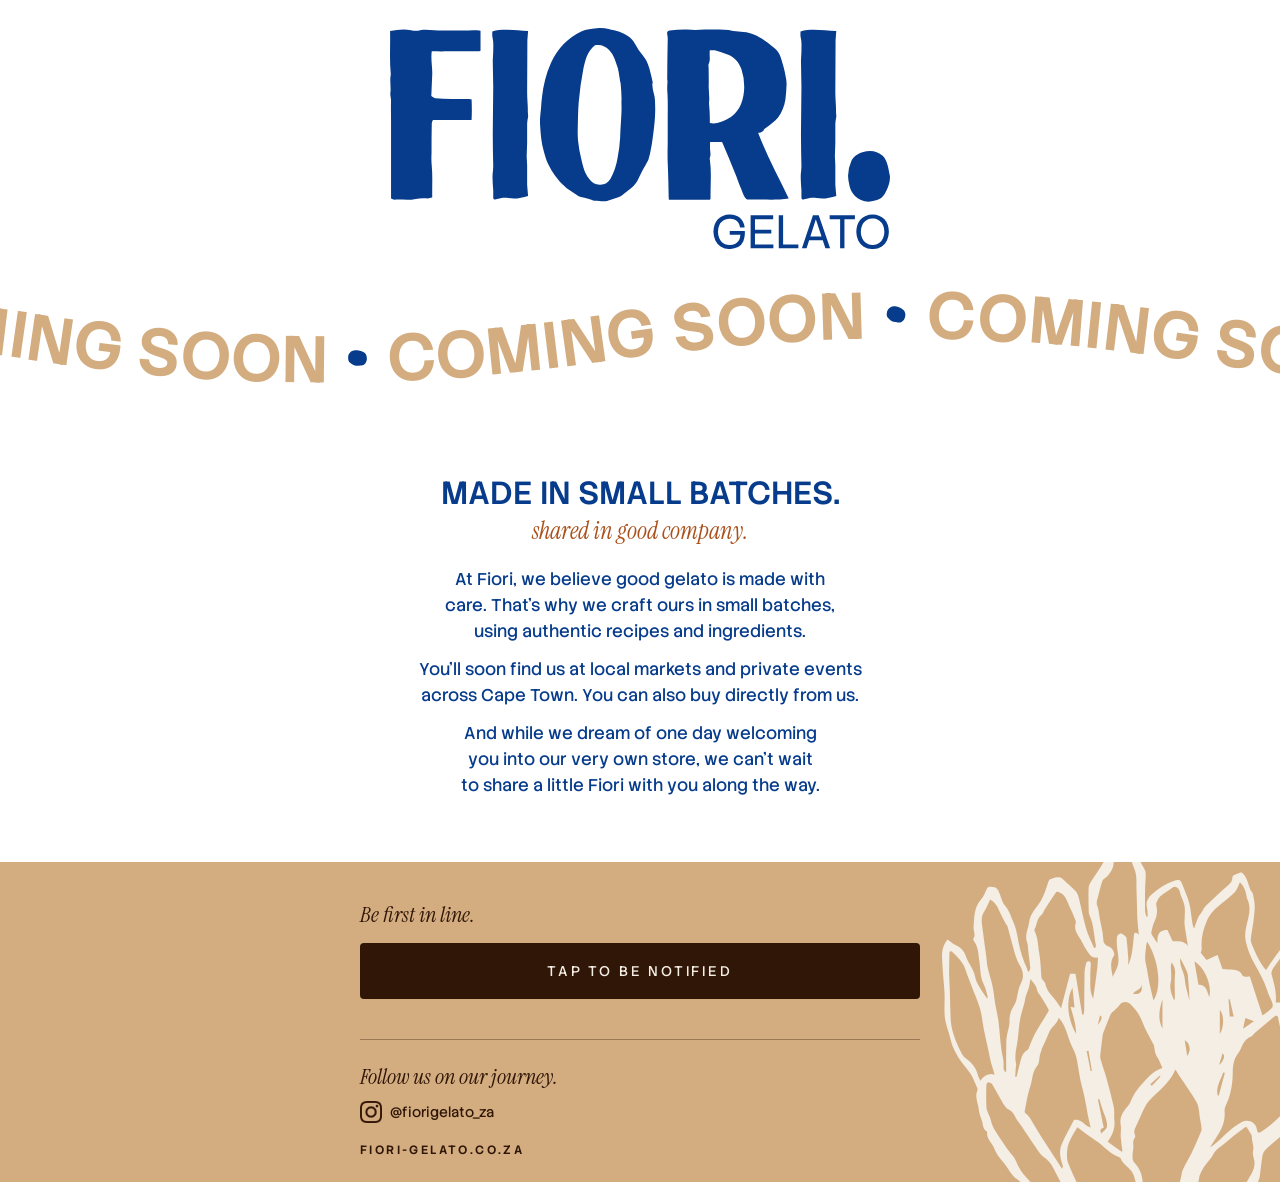
<file: index.html>
<!doctype html>
<html lang="en">
<head>
<meta charset="utf-8">
<meta name="viewport" content="width=device-width,initial-scale=1,viewport-fit=cover">
<title>Fiori Gelato · Coming soon</title>
<meta name="description" content="Small-batch gelato, churned by hand in Cape Town. Coming soon.">
<meta property="og:title" content="Fiori Gelato · Coming soon">
<meta property="og:description" content="Small-batch gelato, churned by hand in Cape Town.">
<meta property="og:type" content="website">
<meta property="og:url" content="https://fiori-gelato.co.za/">
<meta property="og:image" content="https://fiori-gelato.co.za/assets/og-fiori.png">
<meta property="og:image:width" content="1200">
<meta property="og:image:height" content="630">
<meta name="twitter:card" content="summary_large_image">
<meta name="theme-color" content="#ffffff">
<link rel="icon" type="image/svg+xml" href="assets/favicon-protea.svg">
<link rel="icon" type="image/png" sizes="32x32" href="assets/favicon-protea-32.png">
<link rel="icon" type="image/png" sizes="192x192" href="assets/favicon-protea-192.png">
<link rel="apple-touch-icon" href="assets/apple-touch-icon-protea.png">
<style>
:root{padding-top:env(safe-area-inset-top,0px);padding-bottom:env(safe-area-inset-bottom,0px)}
body{margin:0}
[hidden]{display:none!important}
</style>
<style>
/* Layout: mobile-first, white page, everything centred and short. The blue logo large up top,
   COMING SOON drifting along a gentle wave with the Fiori stamp between, a few lines about us, then a terracota
   footer with two small columns and the sign-up button. Deep Blue type, Terracota for accents. */
@font-face{font-family:"Stack Sans Text";src:url("fonts/StackSansText-VariableFont_wght.ttf") format("truetype");font-weight:100 900;font-style:normal;font-display:block}
@font-face{font-family:"Instrument Serif";src:url("fonts/InstrumentSerif-Regular.ttf") format("truetype");font-weight:400;font-style:normal;font-display:block}
@font-face{font-family:"Instrument Serif";src:url("fonts/InstrumentSerif-Italic.ttf") format("truetype");font-weight:400;font-style:italic;font-display:block}

:root{
  --deep-blue:#073c8c;
  --terracota:#ab501b;
  --nuts:#d3ad80;
  --latte:#f4eee5;
  --bean:#301607;
  --white:#ffffff;
  --bg:var(--white);
  --fg:var(--deep-blue);
  --rule:var(--nuts);
  --font-sans:"Stack Sans Text",system-ui,-apple-system,"Segoe UI",sans-serif;
  --font-serif:"Instrument Serif",Georgia,"Times New Roman",serif;
  --space-2:8px;--space-3:16px;--space-4:24px;--space-5:40px;--space-6:64px;
  --radius-sm:4px;
  --gutter-l:max(16px,env(safe-area-inset-left,0px));
  --gutter-r:max(16px,env(safe-area-inset-right,0px));
  color-scheme:light;
}
@media (min-width:760px){:root{--gutter-l:max(40px,env(safe-area-inset-left,0px));--gutter-r:max(40px,env(safe-area-inset-right,0px))}}

html{background:var(--bg)}
body{background:var(--bg);color:var(--fg);font-family:var(--font-sans);font-size:16px;line-height:24px;overflow-x:hidden;-webkit-font-smoothing:antialiased;-webkit-tap-highlight-color:transparent}
*{box-sizing:border-box}
img{max-width:100%;display:block}
a{color:inherit}
:focus-visible{outline:2px solid var(--deep-blue);outline-offset:3px}
.about :focus-visible{outline-color:var(--latte)}

.wrap{padding-left:var(--gutter-l);padding-right:var(--gutter-r);max-width:1180px;margin-inline:auto}
.label{font:600 12px/16px var(--font-sans);letter-spacing:.2em;text-transform:uppercase}
.headline{font:500 clamp(26px,6.5vw,32px)/1.15 var(--font-sans);text-transform:uppercase;text-wrap:balance;margin:0}
.accent{font:italic 400 24px/30px var(--font-serif);margin:0}
.sr-only{position:absolute;width:1px;height:1px;padding:0;margin:-1px;overflow:hidden;clip:rect(0 0 0 0);white-space:nowrap;border:0}

.btn{appearance:none;border:0;border-radius:var(--radius-sm);font:600 12px/16px var(--font-sans);letter-spacing:.2em;text-transform:uppercase;min-height:52px;padding:18px 24px;cursor:pointer;text-decoration:none;display:inline-flex;align-items:center;justify-content:center;gap:10px;transition:transform .15s ease,background-color .15s ease,color .15s ease;user-select:none;-webkit-user-select:none}
.btn:active{transform:scale(.97)}
.btn-latte{background:var(--latte);color:var(--terracota)}
.btn-blue{background:var(--deep-blue);color:var(--white)}
@media (hover:hover){.btn-latte:hover{background:var(--deep-blue);color:var(--latte)}.btn-blue:hover{background:var(--terracota)}}

/* ---------- opening screen: terracota logo pulsing on white ---------- */
.intro{position:fixed;inset:0;z-index:100;background-color:var(--white);display:grid;place-items:center;cursor:pointer;animation:introFailsafe 1.6s ease 7s forwards}
.intro img{width:min(72vw,360px);height:auto;animation:pulse 1.8s ease-in-out infinite;transform-origin:50% 50%;will-change:transform}
@keyframes pulse{0%,100%{transform:scale(1);opacity:1}50%{transform:scale(1.05);opacity:.75}}
.intro.leave{background-color:rgba(255,255,255,0);transition:background-color 1.8s ease .3s;pointer-events:none}
@keyframes introFailsafe{to{opacity:0;visibility:hidden}}

/* page settles in as the opening screen clears */
body.enter .hero > *{animation:rise 1.8s cubic-bezier(.2,.8,.2,1) backwards;animation-delay:.9s}
@keyframes rise{from{opacity:0;transform:translateY(28px)}}

/* ---------- header: the logo, large and centred ---------- */
.top{display:flex;justify-content:center;padding-block:28px 0}
.top img{width:min(78vw,500px);height:auto}

/* ---------- hero: COMING SOON drifting along a gentle wave, the Fiori stamp between ---------- */
.hero{padding-block:var(--space-3) var(--space-3);overflow:hidden}
.wave{display:block;width:100%;height:170px;overflow:visible;user-select:none;-webkit-user-select:none}
.wave text{font-family:var(--font-sans);font-weight:600;fill:var(--nuts)}

/* ---------- short write-up ---------- */
.about{padding-block:var(--space-4) var(--space-6)}
/* a centred column, text centred too */
.about-inner{display:flex;flex-direction:column;align-items:center;gap:4px;max-width:480px;margin-inline:auto;text-align:center}
@media (min-width:760px){.about-inner{max-width:560px}}
.about .accent{color:var(--terracota)}
.about p.body{margin:var(--space-3) 0 0;font-size:17px;line-height:26px;display:flex;flex-direction:column;gap:12px}
.about p.body .ln{display:block;text-wrap:balance}

/* ---------- footer: terracota block, small two-column info ---------- */
.foot{background:var(--nuts);color:var(--bean);padding-block:var(--space-5) calc(var(--space-4) + env(safe-area-inset-bottom,0px))}
.foot{position:relative;overflow:hidden}
.foot > .wrap{position:relative;z-index:1}
.foot-line{position:relative;z-index:1}
/* phones: the flower sits under the button, cropped off the bottom-right corner */
.foot-protea{display:block;width:62vw;max-width:none;height:auto;pointer-events:none;margin:-36px calc(-1 * var(--gutter-r) - 14vw) calc(-1 * var(--space-4) - env(safe-area-inset-bottom,0px) - 22vw) auto}
/* laptops: it fills the empty right-hand side instead */
@media (min-width:860px){.foot-protea{position:absolute;z-index:0;margin:0;right:-8%;bottom:-36%;width:440px}}
.foot :focus-visible{outline-color:var(--bean)}
.cols{display:grid;grid-template-columns:repeat(2,minmax(0,1fr));gap:var(--space-4) var(--space-3);max-width:560px;margin-inline:auto}
.col{display:flex;flex-direction:column;gap:6px;min-width:0}
.col .h{font:italic 400 22px/1.2 var(--font-serif)}
.col p,.col a{margin:0;font:400 14px/20px var(--font-sans)}
.col a{text-decoration:underline;text-underline-offset:3px}
.col.wide{grid-column:1 / -1}
.col a.ig{display:inline-flex;align-items:center;gap:8px;align-self:flex-start;text-decoration:none;min-height:32px}
.col a.ig img{width:22px;height:22px}
@media (hover:hover){.col a.ig:hover{text-decoration:underline;text-underline-offset:3px}}
.foot .btn{width:100%;margin-top:var(--space-2)}
.foot .btn-latte{background:var(--bean);color:var(--latte)}
@media (hover:hover){.foot .btn-latte:hover{background:var(--deep-blue);color:var(--latte)}}
.foot-line{max-width:560px;margin:var(--space-5) auto 0;padding-top:var(--space-4);border-top:1px solid rgba(48,22,7,.35)}
.foot-line .web{margin-top:var(--space-2)}

/* ---------- notify sheet ---------- */
.scrim{position:fixed;inset:0;z-index:40;background:rgba(48,22,7,.6);display:flex;align-items:flex-end;justify-content:center}
.sheet{background:var(--white);color:var(--deep-blue);width:100%;max-width:520px;max-height:100%;overflow-y:auto;padding:var(--space-4) max(20px,env(safe-area-inset-right,0px)) calc(var(--space-4) + env(safe-area-inset-bottom,0px)) max(20px,env(safe-area-inset-left,0px));display:flex;flex-direction:column;gap:var(--space-3);animation:sheetIn .32s cubic-bezier(.2,.9,.3,1)}
@keyframes sheetIn{from{transform:translateY(40px);opacity:0}}
.sheet :focus-visible{outline-color:var(--deep-blue)}
.sheet-top{display:flex;justify-content:space-between;align-items:center;gap:var(--space-3)}
.sheet-top .label{color:var(--terracota)}
.close{appearance:none;border:0;background:transparent;color:var(--deep-blue);font:600 12px/16px var(--font-sans);letter-spacing:.2em;text-transform:uppercase;min-height:44px;padding:0 4px;cursor:pointer}
.sheet form{display:flex;flex-direction:column;gap:var(--space-3)}
.field{display:flex;flex-direction:column;gap:6px}
.field .label{font-size:11px}
.field input{font:400 16px/24px var(--font-sans);color:var(--bean);background:var(--white);border:1.5px solid var(--deep-blue);border-radius:var(--radius-sm);padding:12px 14px;min-height:50px;width:100%}
.field input::placeholder{color:rgba(48,22,7,.45)}
.check{display:flex;gap:12px;align-items:flex-start;font:400 14px/20px var(--font-sans);color:var(--bean)}
.check input{width:22px;height:22px;margin:0;flex:0 0 auto;accent-color:var(--deep-blue)}
.err{color:var(--terracota);font:600 13px/19px var(--font-sans);margin:0;min-height:19px}
.sheet .btn-blue{width:100%}
.sheet .btn-blue[disabled]{opacity:.6;cursor:progress}
.done{display:flex;flex-direction:column;gap:var(--space-2)}
@media (min-width:640px){.scrim{align-items:center}.sheet{padding:var(--space-5)}}

@media (prefers-reduced-motion:reduce){
  .intro img{animation:none}
  .intro.leave{opacity:0;transition:opacity .5s ease}
  body.enter .hero > *{animation:none}
  .sheet{animation:none}
}
</style>

</head>
<body>
<div class="intro" id="intro" aria-hidden="true">
  <img src="assets/logo-new-blue.svg" alt="">
</div>

<header class="top"><img id="topLogo" src="assets/logo-new-blue.svg" alt="Fiori Gelato"></header>

<main>
  <section class="hero">
    <h1 class="sr-only">Fiori Gelato: coming soon to Cape Town</h1>
    <svg class="wave" id="wave" aria-hidden="true"></svg>
  </section>

  <section class="about">
    <div class="wrap about-inner">
      <h2 class="headline">Made in small batches.</h2>
      <p class="accent">shared in good company.</p>
      <p class="body"><span class="ln">At Fiori, we believe good gelato is made with care. That’s why we craft ours in small batches, using authentic recipes and ingredients.</span><span class="ln">You’ll soon find us at local markets and private events across Cape Town. You can also buy directly from us.</span><span class="ln">And while we dream of one day welcoming you into our very own store, we can’t wait to share a little Fiori with you along the way.</span></p>
    </div>
  </section>
</main>

<footer class="foot">
  <div class="wrap">
    <div class="cols">
      <div class="col wide">
        <span class="h">Be first in line.</span>
        <a class="btn btn-latte" href="#notify" data-notify style="text-decoration:none">Tap to be notified</a>
      </div>
    </div>
    <div class="foot-line">
      <div class="col">
        <span class="h">Follow us on our journey.</span>
        <a class="ig" href="https://www.instagram.com/fiorigelato_za/" target="_blank" rel="noopener"><img src="assets/instagram.png" alt="" width="22" height="22">@fiorigelato_za</a>
        <span class="label web">fiori-gelato.co.za</span>
      </div>
    </div>
  </div>
  <img class="foot-protea" src="assets/protea-latte.svg" alt="">
</footer>

<div class="scrim" id="notify" hidden>
  <div class="sheet" role="dialog" aria-modal="true" aria-labelledby="notifyTitle">
    <div class="sheet-top">
      <span class="label">Notify me</span>
      <button class="close" type="button" id="closeSheet">Close</button>
    </div>
    <div id="formView">
      <form id="notifyForm" novalidate>
        <h2 class="headline" id="notifyTitle">Get a message when we're serving.</h2>
        <div class="field">
          <label class="label" for="nName">Your name (optional)</label>
          <input id="nName" name="name" type="text" autocomplete="given-name" maxlength="60" placeholder="Thandi">
        </div>
        <div class="field">
          <label class="label" for="nPhone">Mobile number</label>
          <input id="nPhone" name="phone" type="tel" inputmode="tel" autocomplete="tel" maxlength="20" placeholder="082 123 4567" required>
        </div>
        <label class="check" for="nConsent">
          <input id="nConsent" name="consent" type="checkbox" required>
          <span>Yes, you may SMS or WhatsApp me when you start serving.</span>
        </label>
        <p class="err" id="nErr" role="alert"></p>
        <button class="btn btn-blue" id="nSubmit" type="submit">Add me to the list</button>
      </form>
    </div>
    <div class="done" id="doneView" hidden>
      <h2 class="headline">You're on the list.</h2>
      <button class="btn btn-blue" type="button" id="doneClose" style="margin-top:var(--space-3);width:100%">Close</button>
    </div>
  </div>
</div>

<script>
(function(){
  "use strict";
  var reduce = !!(window.matchMedia && window.matchMedia("(prefers-reduced-motion: reduce)").matches);
  function buzz(ms){ try{ if (navigator.vibrate) navigator.vibrate(ms); }catch(_){} }

  /* ---------- opening screen: the logo pulses, then glides up to its place at the top ---------- */
  (function(){
    var intro = document.getElementById("intro");
    var topLogo = document.getElementById("topLogo");
    if (!intro) return;
    var logo = intro.querySelector("img");
    var gone = false, fontsReady = false, minDone = false;
    function finish(){
      if (gone) return; gone = true;
      // stop the no-script fallback timer so it can't restart and flash the screen
      intro.style.animation = "none";
      void intro.offsetWidth;
      document.body.classList.add("enter");
      if (reduce || !topLogo || !logo.animate){
        intro.classList.add("leave");
        setTimeout(function(){ intro.remove(); }, 600);
        return;
      }
      // freeze the pulse where it is, then fly the logo onto the header logo
      var from = getComputedStyle(logo).transform, fromOp = getComputedStyle(logo).opacity || "1";
      if (!from || from === "none") from = "matrix(1,0,0,1,0,0)";
      logo.style.animation = "none";
      logo.style.transform = from;
      var a = logo.getBoundingClientRect(), b = topLogo.getBoundingClientRect();
      var scale = b.width / (a.width || 1);
      var dx = (b.left + b.width / 2) - (a.left + a.width / 2);
      var dy = (b.top + b.height / 2) - (a.top + a.height / 2);
      // the measured box already includes the frozen pulse scale, so undo it before moving
      var m = from.match(/matrix\(([^,]+)/), base = m ? parseFloat(m[1]) || 1 : 1;
      topLogo.style.visibility = "hidden";
      intro.classList.add("leave");
      var anim = logo.animate([
        {transform: from, opacity: fromOp},
        {transform: "translate(" + dx + "px," + dy + "px) scale(" + (scale * base) + ")", opacity: 1}
      ], {duration: 1700, easing: "cubic-bezier(.65,0,.3,1)", fill: "forwards"});
      function done(){ topLogo.style.visibility = ""; intro.remove(); }
      anim.onfinish = done;
      setTimeout(function(){ if (document.body.contains(intro)) done(); }, 2600);
    }
    function check(){ if (fontsReady && minDone) finish(); }
    setTimeout(function(){ minDone = true; check(); }, reduce ? 600 : 2600);
    if (document.fonts && document.fonts.ready) document.fonts.ready.then(function(){ fontsReady = true; check(); });
    else fontsReady = true;
    setTimeout(finish, 5500);
    intro.addEventListener("click", finish);
  })();

  /* ---------- COMING SOON along a gentle wave, drifting left, with the Fiori stamp between ---------- */
  (function(){
    var svg = document.getElementById("wave");
    if (!svg) return;
    var NS = "http://www.w3.org/2000/svg", XL = "http://www.w3.org/1999/xlink";
    var STAMP = "assets/dot-blue.svg", WORD = "COMING SOON";
    var H = 170, W = 0, unitLen = 0, wordLen = 0, gap = 0, stampSize = 0, capMid = 0, pathLen = 0;
    var x = 0, last = performance.now(), path = null, words = [], stamps = [], cycle = 0, spin = {};
    // each protea gets its own random turn, and a new one every time it comes round again
    function turn(id){ if (!(id in spin)) spin[id] = Math.random() * 360; return spin[id]; }
    function el(tag, attrs){ var n = document.createElementNS(NS, tag); for (var k in attrs) n.setAttribute(k, attrs[k]); return n; }
    function build(){
      W = Math.max(320, svg.clientWidth || window.innerWidth);
      var fs = Math.round(Math.max(36, Math.min(66, W * 0.1)));
      var amp = Math.min(22, W * 0.04), wl = Math.max(420, W * 0.9);
      svg.setAttribute("viewBox", "0 0 " + W + " " + H);
      while (svg.firstChild) svg.removeChild(svg.firstChild);
      stampSize = fs * 0.3; capMid = fs * 0.36; gap = fs * 0.9;
      // measure the word exactly as it is drawn
      var probe = el("text", {"font-size":fs, x:0, y:-400}); probe.textContent = WORD; svg.appendChild(probe);
      wordLen = probe.getComputedTextLength() || fs * 6.4;
      svg.removeChild(probe);
      unitLen = wordLen + gap;
      var start = -unitLen - wl, end = W + wl, mid = H * 0.56, d = "M " + start + " " + mid;
      for (var px = start, up = true; px < end; px += wl / 2, up = !up){
        d += " Q " + (px + wl / 4) + " " + (mid + (up ? -amp : amp) * 2) + " " + (px + wl / 2) + " " + mid;
      }
      var defs = el("defs", {}); path = el("path", {id:"wavePath", d:d, fill:"none"});
      defs.appendChild(path); svg.appendChild(defs);
      pathLen = path.getTotalLength();
      var reps = Math.ceil(pathLen / unitLen) + 2;
      words = []; stamps = [];
      for (var k = 0; k < reps; k++){
        var t = el("text", {"font-size":fs});
        var tp = el("textPath", {href:"#wavePath"}); tp.setAttributeNS(XL, "xlink:href", "#wavePath");
        tp.textContent = WORD; t.appendChild(tp); svg.appendChild(t); words.push(tp);
        var im = el("image", {width:stampSize, height:stampSize, href:STAMP, preserveAspectRatio:"xMidYMid meet"});
        im.setAttributeNS(XL, "xlink:href", STAMP);
        svg.appendChild(im); stamps.push(im);
      }
      place();
    }
    function place(){
      var half = stampSize / 2;
      for (var k = 0; k < words.length; k++){
        var w0 = x + k * unitLen;
        words[k].setAttribute("startOffset", w0.toFixed(2));
        var at = w0 + wordLen + gap / 2, im = stamps[k];
        if (at < half || at > pathLen - half){ im.setAttribute("visibility", "hidden"); continue; }
        var p = path.getPointAtLength(at), q = path.getPointAtLength(Math.min(pathLen, at + 2));
        var ang = Math.atan2(q.y - p.y, q.x - p.x) * 180 / Math.PI;
        im.setAttribute("visibility", "visible");
        // centre the stamp on the middle of the capital letters
        im.setAttribute("transform", "translate(" + p.x.toFixed(2) + " " + p.y.toFixed(2) + ") rotate(" + ang.toFixed(2) + ") translate(0 " + (-capMid).toFixed(2) + ") rotate(" + turn(k + cycle).toFixed(1) + ") translate(" + (-half).toFixed(2) + " " + (-half).toFixed(2) + ")");
      }
    }
    function step(now){
      var dt = Math.min(.05, (now - last) / 1000); last = now;
      x -= 55 * dt;
      if (unitLen && -x >= unitLen){ x += unitLen; delete spin[cycle]; cycle++; }
      place();
      requestAnimationFrame(step);
    }
    build();
    if (document.fonts && document.fonts.ready) document.fonts.ready.then(build);
    var rt = 0, lastW = 0;
    window.addEventListener("resize", function(){
      clearTimeout(rt);
      rt = setTimeout(function(){ var w = svg.clientWidth; if (w !== lastW){ lastW = w; build(); } }, 150);
    });
    if (!reduce) requestAnimationFrame(step);
  })();

  /* ---------- notify sheet: our own form, answers sent to the Google Form ---------- */
  var FORM_ACTION = "https://docs.google.com/forms/d/e/1FAIpQLSdQijoh9ZpniYpOCxKxh3_Ob7o5xGu9inCDs8A621yl1ySQ9Q/formResponse";
  var FIELD = {name:"entry.836288694", phone:"entry.1644359799", consent:"entry.887649497"};
  var CONSENT_TEXT = "Yes, you may SMS or WhatsApp me when you start serving.";
  var scrim = document.getElementById("notify");
  var form = document.getElementById("notifyForm");
  var nName = document.getElementById("nName");
  var nPhone = document.getElementById("nPhone");
  var nConsent = document.getElementById("nConsent");
  var nErr = document.getElementById("nErr");
  var nSubmit = document.getElementById("nSubmit");
  var formView = document.getElementById("formView");
  var doneView = document.getElementById("doneView");
  var lastFocus = null;

  function openSheet(){
    if (!scrim.hidden) return;
    lastFocus = document.activeElement;
    scrim.hidden = false;
    document.documentElement.style.overflow = "hidden";
    setTimeout(function(){ (doneView.hidden ? nPhone : document.getElementById("doneClose")).focus(); }, 60);
  }
  function closeSheet(){
    if (scrim.hidden) return;
    scrim.hidden = true;
    document.documentElement.style.overflow = "";
    if (location.hash === "#notify"){ try{ history.replaceState(null, "", location.pathname + location.search); }catch(_){} }
    if (lastFocus && lastFocus.focus) lastFocus.focus();
  }
  Array.prototype.forEach.call(document.querySelectorAll("[data-notify]"), function(a){
    a.addEventListener("click", function(e){ e.preventDefault(); openSheet(); });
  });
  document.getElementById("closeSheet").addEventListener("click", closeSheet);
  document.getElementById("doneClose").addEventListener("click", closeSheet);
  scrim.addEventListener("click", function(e){ if (e.target === scrim) closeSheet(); });
  document.addEventListener("keydown", function(e){ if (e.key === "Escape") closeSheet(); });
  if (location.hash === "#notify") openSheet();
  window.addEventListener("hashchange", function(){ if (location.hash === "#notify") openSheet(); });

  // South African numbers in any common format; saved as "+27 82 123 4567" so the sheet keeps them as text
  function normalisePhone(raw){
    var d = String(raw || "").replace(/[\s\-().]/g, "");
    if (/^00\d+$/.test(d)) d = "+" + d.slice(2);
    var sa = null;
    if (/^0\d{9}$/.test(d)) sa = d.slice(1);
    else if (/^27\d{9}$/.test(d)) sa = d.slice(2);
    else if (/^\+27\d{9}$/.test(d)) sa = d.slice(3);
    if (sa) return "+27 " + sa.slice(0,2) + " " + sa.slice(2,5) + " " + sa.slice(5);
    if (/^\+[1-9]\d{7,14}$/.test(d)) return d;
    return null;
  }

  form.addEventListener("submit", function(e){
    e.preventDefault();
    nErr.textContent = "";
    var phone = normalisePhone(nPhone.value);
    if (!phone){ nErr.textContent = "Check your number. Try something like 082 123 4567."; nPhone.focus(); return; }
    if (!nConsent.checked){ nErr.textContent = "Tick the box so we're allowed to message you."; nConsent.focus(); return; }
    nSubmit.disabled = true; nSubmit.textContent = "Adding you…";
    var body = new URLSearchParams();
    body.append(FIELD.name, nName.value.trim().slice(0, 60));
    body.append(FIELD.phone, phone);
    body.append(FIELD.consent, CONSENT_TEXT);
    fetch(FORM_ACTION, {method:"POST", mode:"no-cors", body:body}).then(function(){
      formView.hidden = true; doneView.hidden = false;
      form.reset();
      document.getElementById("doneClose").focus();
      buzz(30);
    }).catch(function(){
      var onSite = /fiori-gelato\.(co\.za|github\.io)$/.test(location.hostname);
      nErr.textContent = onSite ? "We couldn't send that just now. Check your connection and try again." : "This is the preview, so it can't send sign-ups. It works on fiori-gelato.co.za.";
    }).then(function(){
      nSubmit.disabled = false; nSubmit.textContent = "Add me to the list";
    });
  });
})();
</script>

</body>
</html>
</file>
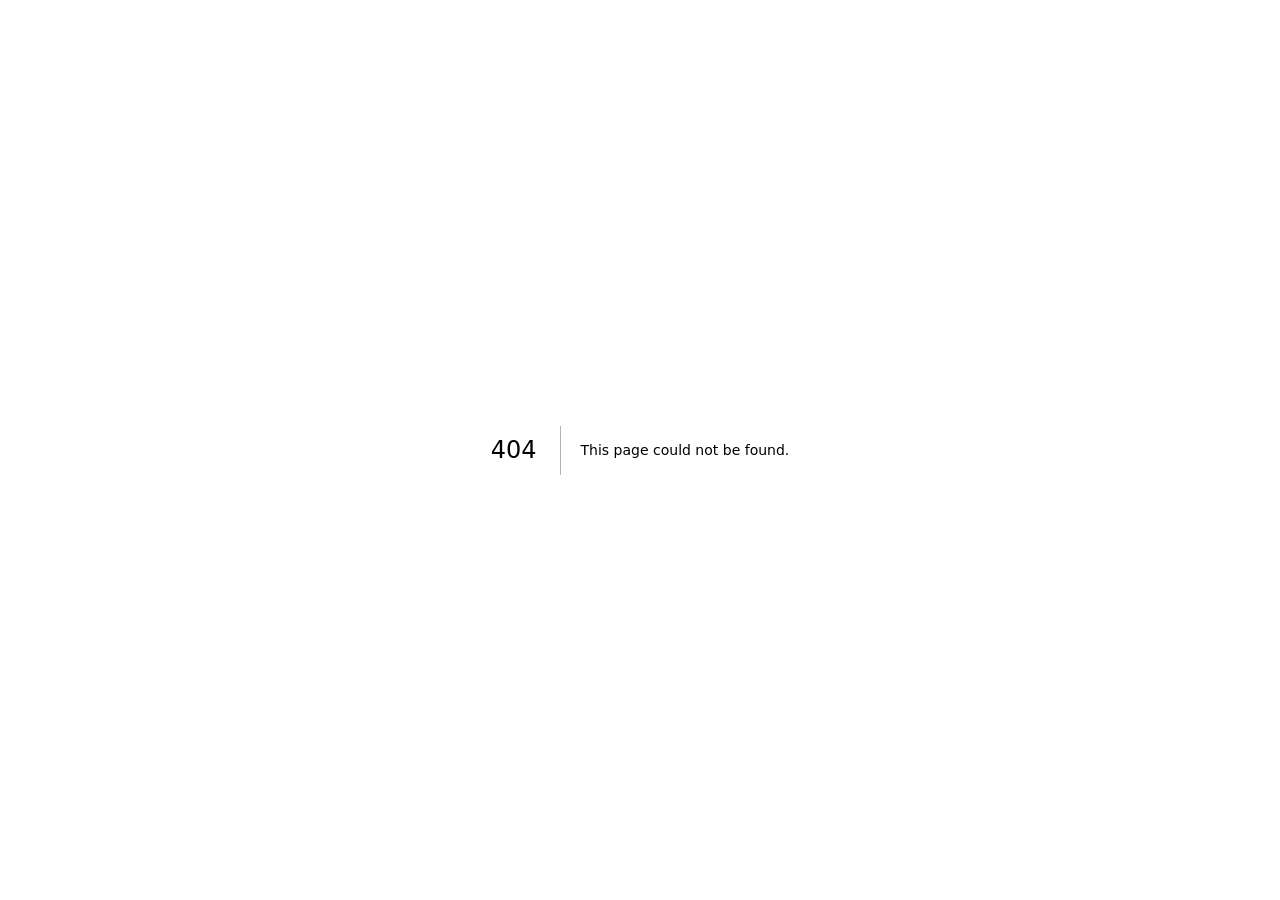
<file: os/404/index.html>
<!DOCTYPE html><!--OUA2q4N6GNraSaKvTqCoa--><html lang="en"><head><meta charSet="utf-8"/><meta name="viewport" content="width=device-width, initial-scale=1"/><link rel="stylesheet" href="/os/_next/static/css/a700c800072e79e2.css" data-precedence="next"/><link rel="preload" as="script" fetchPriority="low" href="/os/_next/static/chunks/webpack-43ee8964cd5722af.js"/><script src="/os/_next/static/chunks/4bd1b696-c023c6e3521b1417.js" async=""></script><script src="/os/_next/static/chunks/255-829f3622ae3f7ae9.js" async=""></script><script src="/os/_next/static/chunks/main-app-01bc180528549d6f.js" async=""></script><meta name="robots" content="noindex"/><link rel="preload" as="font" type="font/woff2" href="/os/brand/fonts/StackSansText.woff2" crossorigin="anonymous"/><link rel="preload" as="font" type="font/woff2" href="/os/brand/fonts/InstrumentSerif-Italic.woff2" crossorigin="anonymous"/><title>404: This page could not be found.</title><meta name="theme-color" content="#073c8c"/><title>Fiori Gelato — Investor information pack</title><meta name="description" content="Fiori Gelato — investor information pack, Cape Town, July 2026. Establishing a premium gelato brand at reduced risk, before scaling."/><meta name="robots" content="noindex, nofollow, nocache"/><meta name="googlebot" content="noindex, nofollow, noimageindex"/><meta property="og:title" content="Fiori Gelato — Investor information pack"/><meta property="og:description" content="Gelato made in small batches. Fiori Gelato — investor information pack, Cape Town, July 2026."/><meta property="og:image" content="https://fiori-gelato.co.za/os/assets/salt-caramel.webp"/><meta name="twitter:card" content="summary_large_image"/><meta name="twitter:title" content="Fiori Gelato — Investor information pack"/><meta name="twitter:description" content="Gelato made in small batches. Fiori Gelato — investor information pack, Cape Town, July 2026."/><meta name="twitter:image" content="https://fiori-gelato.co.za/os/assets/salt-caramel.webp"/><link rel="icon" href="/os/brand/protea/protea-tile-deepblue.svg"/><style>
@font-face {
  font-family: 'Stack Sans Text';
  src: url('/os/brand/fonts/StackSansText.woff2') format('woff2-variations');
  font-weight: 200 700;
  font-style: normal;
  font-display: swap;
}
@font-face {
  font-family: 'Instrument Serif';
  src: url('/os/brand/fonts/InstrumentSerif-Regular.woff2') format('woff2');
  font-weight: 400;
  font-style: normal;
  font-display: swap;
}
@font-face {
  font-family: 'Instrument Serif';
  src: url('/os/brand/fonts/InstrumentSerif-Italic.woff2') format('woff2');
  font-weight: 400;
  font-style: italic;
  font-display: swap;
}
:root { --mark-protea: url('/os/brand/protea/protea-deepblue.svg'); }
</style><script src="/os/_next/static/chunks/polyfills-42372ed130431b0a.js" noModule=""></script></head><body><div hidden=""><!--$--><!--/$--></div><div style="font-family:system-ui,&quot;Segoe UI&quot;,Roboto,Helvetica,Arial,sans-serif,&quot;Apple Color Emoji&quot;,&quot;Segoe UI Emoji&quot;;height:100vh;text-align:center;display:flex;flex-direction:column;align-items:center;justify-content:center"><div><style>body{color:#000;background:#fff;margin:0}.next-error-h1{border-right:1px solid rgba(0,0,0,.3)}@media (prefers-color-scheme:dark){body{color:#fff;background:#000}.next-error-h1{border-right:1px solid rgba(255,255,255,.3)}}</style><h1 class="next-error-h1" style="display:inline-block;margin:0 20px 0 0;padding:0 23px 0 0;font-size:24px;font-weight:500;vertical-align:top;line-height:49px">404</h1><div style="display:inline-block"><h2 style="font-size:14px;font-weight:400;line-height:49px;margin:0">This page could not be found.</h2></div></div></div><!--$--><!--/$--><script src="/os/_next/static/chunks/webpack-43ee8964cd5722af.js" id="_R_" async=""></script><script>(self.__next_f=self.__next_f||[]).push([0])</script><script>self.__next_f.push([1,"1:\"$Sreact.fragment\"\n2:I[9766,[],\"\"]\n3:I[8924,[],\"\"]\n4:I[4431,[],\"OutletBoundary\"]\n6:I[5278,[],\"AsyncMetadataOutlet\"]\n8:I[4431,[],\"ViewportBoundary\"]\na:I[4431,[],\"MetadataBoundary\"]\nb:\"$Sreact.suspense\"\nd:I[7150,[],\"\"]\n:HL[\"/os/_next/static/css/a700c800072e79e2.css\",\"style\"]\n"])</script><script>self.__next_f.push([1,"0:{\"P\":null,\"b\":\"OUA2q4N6GNraSaKvTqCoa\",\"p\":\"/os\",\"c\":[\"\",\"_not-found\",\"\"],\"i\":false,\"f\":[[[\"\",{\"children\":[\"/_not-found\",{\"children\":[\"__PAGE__\",{}]}]},\"$undefined\",\"$undefined\",true],[\"\",[\"$\",\"$1\",\"c\",{\"children\":[[[\"$\",\"link\",\"0\",{\"rel\":\"stylesheet\",\"href\":\"/os/_next/static/css/a700c800072e79e2.css\",\"precedence\":\"next\",\"crossOrigin\":\"$undefined\",\"nonce\":\"$undefined\"}]],[\"$\",\"html\",null,{\"lang\":\"en\",\"children\":[[\"$\",\"head\",null,{\"children\":[[\"$\",\"link\",null,{\"rel\":\"preload\",\"as\":\"font\",\"type\":\"font/woff2\",\"href\":\"/os/brand/fonts/StackSansText.woff2\",\"crossOrigin\":\"anonymous\"}],[\"$\",\"link\",null,{\"rel\":\"preload\",\"as\":\"font\",\"type\":\"font/woff2\",\"href\":\"/os/brand/fonts/InstrumentSerif-Italic.woff2\",\"crossOrigin\":\"anonymous\"}],[\"$\",\"style\",null,{\"dangerouslySetInnerHTML\":{\"__html\":\"\\n@font-face {\\n  font-family: 'Stack Sans Text';\\n  src: url('/os/brand/fonts/StackSansText.woff2') format('woff2-variations');\\n  font-weight: 200 700;\\n  font-style: normal;\\n  font-display: swap;\\n}\\n@font-face {\\n  font-family: 'Instrument Serif';\\n  src: url('/os/brand/fonts/InstrumentSerif-Regular.woff2') format('woff2');\\n  font-weight: 400;\\n  font-style: normal;\\n  font-display: swap;\\n}\\n@font-face {\\n  font-family: 'Instrument Serif';\\n  src: url('/os/brand/fonts/InstrumentSerif-Italic.woff2') format('woff2');\\n  font-weight: 400;\\n  font-style: italic;\\n  font-display: swap;\\n}\\n:root { --mark-protea: url('/os/brand/protea/protea-deepblue.svg'); }\\n\"}}]]}],[\"$\",\"body\",null,{\"children\":[\"$\",\"$L2\",null,{\"parallelRouterKey\":\"children\",\"error\":\"$undefined\",\"errorStyles\":\"$undefined\",\"errorScripts\":\"$undefined\",\"template\":[\"$\",\"$L3\",null,{}],\"templateStyles\":\"$undefined\",\"templateScripts\":\"$undefined\",\"notFound\":\"$undefined\",\"forbidden\":\"$undefined\",\"unauthorized\":\"$undefined\"}]}]]}]]}],{\"children\":[\"/_not-found\",[\"$\",\"$1\",\"c\",{\"children\":[null,[\"$\",\"$L2\",null,{\"parallelRouterKey\":\"children\",\"error\":\"$undefined\",\"errorStyles\":\"$undefined\",\"errorScripts\":\"$undefined\",\"template\":[\"$\",\"$L3\",null,{}],\"templateStyles\":\"$undefined\",\"templateScripts\":\"$undefined\",\"notFound\":\"$undefined\",\"forbidden\":\"$undefined\",\"unauthorized\":\"$undefined\"}]]}],{\"children\":[\"__PAGE__\",[\"$\",\"$1\",\"c\",{\"children\":[[[\"$\",\"title\",null,{\"children\":\"404: This page could not be found.\"}],[\"$\",\"div\",null,{\"style\":{\"fontFamily\":\"system-ui,\\\"Segoe UI\\\",Roboto,Helvetica,Arial,sans-serif,\\\"Apple Color Emoji\\\",\\\"Segoe UI Emoji\\\"\",\"height\":\"100vh\",\"textAlign\":\"center\",\"display\":\"flex\",\"flexDirection\":\"column\",\"alignItems\":\"center\",\"justifyContent\":\"center\"},\"children\":[\"$\",\"div\",null,{\"children\":[[\"$\",\"style\",null,{\"dangerouslySetInnerHTML\":{\"__html\":\"body{color:#000;background:#fff;margin:0}.next-error-h1{border-right:1px solid rgba(0,0,0,.3)}@media (prefers-color-scheme:dark){body{color:#fff;background:#000}.next-error-h1{border-right:1px solid rgba(255,255,255,.3)}}\"}}],[\"$\",\"h1\",null,{\"className\":\"next-error-h1\",\"style\":{\"display\":\"inline-block\",\"margin\":\"0 20px 0 0\",\"padding\":\"0 23px 0 0\",\"fontSize\":24,\"fontWeight\":500,\"verticalAlign\":\"top\",\"lineHeight\":\"49px\"},\"children\":404}],[\"$\",\"div\",null,{\"style\":{\"display\":\"inline-block\"},\"children\":[\"$\",\"h2\",null,{\"style\":{\"fontSize\":14,\"fontWeight\":400,\"lineHeight\":\"49px\",\"margin\":0},\"children\":\"This page could not be found.\"}]}]]}]}]],null,[\"$\",\"$L4\",null,{\"children\":[\"$L5\",[\"$\",\"$L6\",null,{\"promise\":\"$@7\"}]]}]]}],{},null,false]},null,false]},null,false],[\"$\",\"$1\",\"h\",{\"children\":[[\"$\",\"meta\",null,{\"name\":\"robots\",\"content\":\"noindex\"}],[[\"$\",\"$L8\",null,{\"children\":\"$L9\"}],null],[\"$\",\"$La\",null,{\"children\":[\"$\",\"div\",null,{\"hidden\":true,\"children\":[\"$\",\"$b\",null,{\"fallback\":null,\"children\":\"$Lc\"}]}]}]]}],false]],\"m\":\"$undefined\",\"G\":[\"$d\",[]],\"s\":false,\"S\":true}\n"])</script><script>self.__next_f.push([1,"9:[[\"$\",\"meta\",\"0\",{\"charSet\":\"utf-8\"}],[\"$\",\"meta\",\"1\",{\"name\":\"viewport\",\"content\":\"width=device-width, initial-scale=1\"}],[\"$\",\"meta\",\"2\",{\"name\":\"theme-color\",\"content\":\"#073c8c\"}]]\n5:null\n"])</script><script>self.__next_f.push([1,"e:I[622,[],\"IconMark\"]\n"])</script><script>self.__next_f.push([1,"7:{\"metadata\":[[\"$\",\"title\",\"0\",{\"children\":\"Fiori Gelato — Investor information pack\"}],[\"$\",\"meta\",\"1\",{\"name\":\"description\",\"content\":\"Fiori Gelato — investor information pack, Cape Town, July 2026. Establishing a premium gelato brand at reduced risk, before scaling.\"}],[\"$\",\"meta\",\"2\",{\"name\":\"robots\",\"content\":\"noindex, nofollow, nocache\"}],[\"$\",\"meta\",\"3\",{\"name\":\"googlebot\",\"content\":\"noindex, nofollow, noimageindex\"}],[\"$\",\"meta\",\"4\",{\"property\":\"og:title\",\"content\":\"Fiori Gelato — Investor information pack\"}],[\"$\",\"meta\",\"5\",{\"property\":\"og:description\",\"content\":\"Gelato made in small batches. Fiori Gelato — investor information pack, Cape Town, July 2026.\"}],[\"$\",\"meta\",\"6\",{\"property\":\"og:image\",\"content\":\"https://fiori-gelato.co.za/os/assets/salt-caramel.webp\"}],[\"$\",\"meta\",\"7\",{\"name\":\"twitter:card\",\"content\":\"summary_large_image\"}],[\"$\",\"meta\",\"8\",{\"name\":\"twitter:title\",\"content\":\"Fiori Gelato — Investor information pack\"}],[\"$\",\"meta\",\"9\",{\"name\":\"twitter:description\",\"content\":\"Gelato made in small batches. Fiori Gelato — investor information pack, Cape Town, July 2026.\"}],[\"$\",\"meta\",\"10\",{\"name\":\"twitter:image\",\"content\":\"https://fiori-gelato.co.za/os/assets/salt-caramel.webp\"}],[\"$\",\"link\",\"11\",{\"rel\":\"icon\",\"href\":\"/os/brand/protea/protea-tile-deepblue.svg\"}],[\"$\",\"$Le\",\"12\",{}]],\"error\":null,\"digest\":\"$undefined\"}\n"])</script><script>self.__next_f.push([1,"c:\"$7:metadata\"\n"])</script></body></html>
</file>
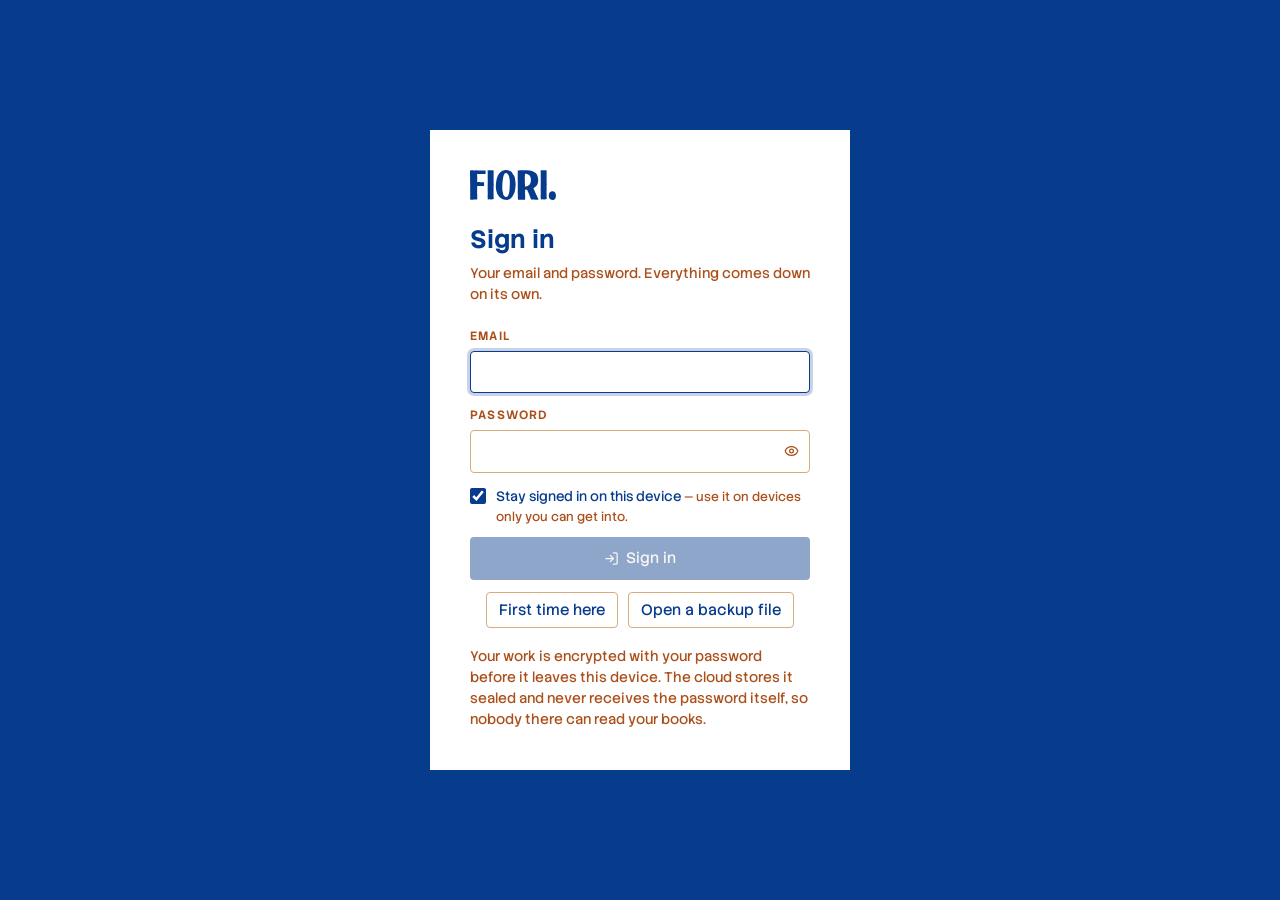
<file: os/app/index.html>
<!DOCTYPE html><!--OUA2q4N6GNraSaKvTqCoa--><html lang="en"><head><meta charSet="utf-8"/><meta name="viewport" content="width=device-width, initial-scale=1, viewport-fit=cover"/><link rel="stylesheet" href="/os/_next/static/css/a700c800072e79e2.css" data-precedence="next"/><link rel="stylesheet" href="/os/_next/static/css/1bf94fed4a69f638.css" data-precedence="next"/><link rel="preload" as="script" fetchPriority="low" href="/os/_next/static/chunks/webpack-43ee8964cd5722af.js"/><script src="/os/_next/static/chunks/4bd1b696-c023c6e3521b1417.js" async=""></script><script src="/os/_next/static/chunks/255-829f3622ae3f7ae9.js" async=""></script><script src="/os/_next/static/chunks/main-app-01bc180528549d6f.js" async=""></script><script src="/os/_next/static/chunks/44530001-9f564ab55328eab5.js" async=""></script><script src="/os/_next/static/chunks/178-b6bbd2a8485287e9.js" async=""></script><script src="/os/_next/static/chunks/app/app/page-0fd421c005db80f2.js" async=""></script><link rel="preload" as="font" type="font/woff2" href="/os/brand/fonts/StackSansText.woff2" crossorigin="anonymous"/><link rel="preload" as="font" type="font/woff2" href="/os/brand/fonts/InstrumentSerif-Italic.woff2" crossorigin="anonymous"/><meta name="theme-color" media="(prefers-color-scheme: light)" content="#F2EFE7"/><meta name="theme-color" media="(prefers-color-scheme: dark)" content="#171613"/><title>Fiori OS</title><meta name="description" content="Operating system for Fiori Gelato."/><link rel="manifest" href="/os/app.webmanifest"/><meta name="robots" content="noindex, nofollow, nocache"/><meta name="googlebot" content="noindex, nofollow, noimageindex"/><meta name="apple-mobile-web-app-capable" content="yes"/><meta name="mobile-web-app-capable" content="yes"/><meta name="apple-mobile-web-app-title" content="Fiori OS"/><meta name="apple-mobile-web-app-status-bar-style" content="default"/><meta property="og:title" content="Fiori OS"/><meta property="og:description" content="Operating system for Fiori Gelato."/><meta name="twitter:card" content="summary"/><meta name="twitter:title" content="Fiori OS"/><meta name="twitter:description" content="Operating system for Fiori Gelato."/><link rel="icon" href="/os/assets/icon-192.png"/><link rel="apple-touch-icon" href="/os/assets/icon-apple-180.png"/><style>
@font-face {
  font-family: 'Stack Sans Text';
  src: url('/os/brand/fonts/StackSansText.woff2') format('woff2-variations');
  font-weight: 200 700;
  font-style: normal;
  font-display: swap;
}
@font-face {
  font-family: 'Instrument Serif';
  src: url('/os/brand/fonts/InstrumentSerif-Regular.woff2') format('woff2');
  font-weight: 400;
  font-style: normal;
  font-display: swap;
}
@font-face {
  font-family: 'Instrument Serif';
  src: url('/os/brand/fonts/InstrumentSerif-Italic.woff2') format('woff2');
  font-weight: 400;
  font-style: italic;
  font-display: swap;
}
:root { --mark-protea: url('/os/brand/protea/protea-deepblue.svg'); }
</style><script src="/os/_next/static/chunks/polyfills-42372ed130431b0a.js" noModule=""></script></head><body><div hidden=""><!--$--><!--/$--></div><div class="os"><div class="os-lock"><div class="os-lock-card" style="text-align:center"><p class="os-muted" style="margin:0">Opening…</p></div></div></div><!--$--><!--/$--><script src="/os/_next/static/chunks/webpack-43ee8964cd5722af.js" id="_R_" async=""></script><script>(self.__next_f=self.__next_f||[]).push([0])</script><script>self.__next_f.push([1,"1:\"$Sreact.fragment\"\n2:I[9766,[],\"\"]\n3:I[8924,[],\"\"]\n4:I[1959,[],\"ClientPageRoot\"]\n5:I[4803,[\"730\",\"static/chunks/44530001-9f564ab55328eab5.js\",\"178\",\"static/chunks/178-b6bbd2a8485287e9.js\",\"466\",\"static/chunks/app/app/page-0fd421c005db80f2.js\"],\"default\"]\n8:I[4431,[],\"OutletBoundary\"]\na:I[5278,[],\"AsyncMetadataOutlet\"]\nc:I[4431,[],\"ViewportBoundary\"]\ne:I[4431,[],\"MetadataBoundary\"]\nf:\"$Sreact.suspense\"\n11:I[7150,[],\"\"]\n:HL[\"/os/_next/static/css/a700c800072e79e2.css\",\"style\"]\n:HL[\"/os/_next/static/css/1bf94fed4a69f638.css\",\"style\"]\n"])</script><script>self.__next_f.push([1,"0:{\"P\":null,\"b\":\"OUA2q4N6GNraSaKvTqCoa\",\"p\":\"/os\",\"c\":[\"\",\"app\",\"\"],\"i\":false,\"f\":[[[\"\",{\"children\":[\"app\",{\"children\":[\"__PAGE__\",{}]}]},\"$undefined\",\"$undefined\",true],[\"\",[\"$\",\"$1\",\"c\",{\"children\":[[[\"$\",\"link\",\"0\",{\"rel\":\"stylesheet\",\"href\":\"/os/_next/static/css/a700c800072e79e2.css\",\"precedence\":\"next\",\"crossOrigin\":\"$undefined\",\"nonce\":\"$undefined\"}]],[\"$\",\"html\",null,{\"lang\":\"en\",\"children\":[[\"$\",\"head\",null,{\"children\":[[\"$\",\"link\",null,{\"rel\":\"preload\",\"as\":\"font\",\"type\":\"font/woff2\",\"href\":\"/os/brand/fonts/StackSansText.woff2\",\"crossOrigin\":\"anonymous\"}],[\"$\",\"link\",null,{\"rel\":\"preload\",\"as\":\"font\",\"type\":\"font/woff2\",\"href\":\"/os/brand/fonts/InstrumentSerif-Italic.woff2\",\"crossOrigin\":\"anonymous\"}],[\"$\",\"style\",null,{\"dangerouslySetInnerHTML\":{\"__html\":\"\\n@font-face {\\n  font-family: 'Stack Sans Text';\\n  src: url('/os/brand/fonts/StackSansText.woff2') format('woff2-variations');\\n  font-weight: 200 700;\\n  font-style: normal;\\n  font-display: swap;\\n}\\n@font-face {\\n  font-family: 'Instrument Serif';\\n  src: url('/os/brand/fonts/InstrumentSerif-Regular.woff2') format('woff2');\\n  font-weight: 400;\\n  font-style: normal;\\n  font-display: swap;\\n}\\n@font-face {\\n  font-family: 'Instrument Serif';\\n  src: url('/os/brand/fonts/InstrumentSerif-Italic.woff2') format('woff2');\\n  font-weight: 400;\\n  font-style: italic;\\n  font-display: swap;\\n}\\n:root { --mark-protea: url('/os/brand/protea/protea-deepblue.svg'); }\\n\"}}]]}],[\"$\",\"body\",null,{\"children\":[\"$\",\"$L2\",null,{\"parallelRouterKey\":\"children\",\"error\":\"$undefined\",\"errorStyles\":\"$undefined\",\"errorScripts\":\"$undefined\",\"template\":[\"$\",\"$L3\",null,{}],\"templateStyles\":\"$undefined\",\"templateScripts\":\"$undefined\",\"notFound\":[[[\"$\",\"title\",null,{\"children\":\"404: This page could not be found.\"}],[\"$\",\"div\",null,{\"style\":{\"fontFamily\":\"system-ui,\\\"Segoe UI\\\",Roboto,Helvetica,Arial,sans-serif,\\\"Apple Color Emoji\\\",\\\"Segoe UI Emoji\\\"\",\"height\":\"100vh\",\"textAlign\":\"center\",\"display\":\"flex\",\"flexDirection\":\"column\",\"alignItems\":\"center\",\"justifyContent\":\"center\"},\"children\":[\"$\",\"div\",null,{\"children\":[[\"$\",\"style\",null,{\"dangerouslySetInnerHTML\":{\"__html\":\"body{color:#000;background:#fff;margin:0}.next-error-h1{border-right:1px solid rgba(0,0,0,.3)}@media (prefers-color-scheme:dark){body{color:#fff;background:#000}.next-error-h1{border-right:1px solid rgba(255,255,255,.3)}}\"}}],[\"$\",\"h1\",null,{\"className\":\"next-error-h1\",\"style\":{\"display\":\"inline-block\",\"margin\":\"0 20px 0 0\",\"padding\":\"0 23px 0 0\",\"fontSize\":24,\"fontWeight\":500,\"verticalAlign\":\"top\",\"lineHeight\":\"49px\"},\"children\":404}],[\"$\",\"div\",null,{\"style\":{\"display\":\"inline-block\"},\"children\":[\"$\",\"h2\",null,{\"style\":{\"fontSize\":14,\"fontWeight\":400,\"lineHeight\":\"49px\",\"margin\":0},\"children\":\"This page could not be found.\"}]}]]}]}]],[]],\"forbidden\":\"$undefined\",\"unauthorized\":\"$undefined\"}]}]]}]]}],{\"children\":[\"app\",[\"$\",\"$1\",\"c\",{\"children\":[null,[\"$\",\"$L2\",null,{\"parallelRouterKey\":\"children\",\"error\":\"$undefined\",\"errorStyles\":\"$undefined\",\"errorScripts\":\"$undefined\",\"template\":[\"$\",\"$L3\",null,{}],\"templateStyles\":\"$undefined\",\"templateScripts\":\"$undefined\",\"notFound\":\"$undefined\",\"forbidden\":\"$undefined\",\"unauthorized\":\"$undefined\"}]]}],{\"children\":[\"__PAGE__\",[\"$\",\"$1\",\"c\",{\"children\":[[\"$\",\"$L4\",null,{\"Component\":\"$5\",\"searchParams\":{},\"params\":{},\"promises\":[\"$@6\",\"$@7\"]}],[[\"$\",\"link\",\"0\",{\"rel\":\"stylesheet\",\"href\":\"/os/_next/static/css/1bf94fed4a69f638.css\",\"precedence\":\"next\",\"crossOrigin\":\"$undefined\",\"nonce\":\"$undefined\"}]],[\"$\",\"$L8\",null,{\"children\":[\"$L9\",[\"$\",\"$La\",null,{\"promise\":\"$@b\"}]]}]]}],{},null,false]},null,false]},null,false],[\"$\",\"$1\",\"h\",{\"children\":[null,[[\"$\",\"$Lc\",null,{\"children\":\"$Ld\"}],null],[\"$\",\"$Le\",null,{\"children\":[\"$\",\"div\",null,{\"hidden\":true,\"children\":[\"$\",\"$f\",null,{\"fallback\":null,\"children\":\"$L10\"}]}]}]]}],false]],\"m\":\"$undefined\",\"G\":[\"$11\",[]],\"s\":false,\"S\":true}\n"])</script><script>self.__next_f.push([1,"6:{}\n7:\"$0:f:0:1:2:children:2:children:1:props:children:0:props:params\"\n"])</script><script>self.__next_f.push([1,"d:[[\"$\",\"meta\",\"0\",{\"charSet\":\"utf-8\"}],[\"$\",\"meta\",\"1\",{\"name\":\"viewport\",\"content\":\"width=device-width, initial-scale=1, viewport-fit=cover\"}],[\"$\",\"meta\",\"2\",{\"name\":\"theme-color\",\"media\":\"(prefers-color-scheme: light)\",\"content\":\"#F2EFE7\"}],[\"$\",\"meta\",\"3\",{\"name\":\"theme-color\",\"media\":\"(prefers-color-scheme: dark)\",\"content\":\"#171613\"}]]\n9:null\n"])</script><script>self.__next_f.push([1,"12:I[622,[],\"IconMark\"]\n"])</script><script>self.__next_f.push([1,"b:{\"metadata\":[[\"$\",\"title\",\"0\",{\"children\":\"Fiori OS\"}],[\"$\",\"meta\",\"1\",{\"name\":\"description\",\"content\":\"Operating system for Fiori Gelato.\"}],[\"$\",\"link\",\"2\",{\"rel\":\"manifest\",\"href\":\"/os/app.webmanifest\",\"crossOrigin\":\"$undefined\"}],[\"$\",\"meta\",\"3\",{\"name\":\"robots\",\"content\":\"noindex, nofollow, nocache\"}],[\"$\",\"meta\",\"4\",{\"name\":\"googlebot\",\"content\":\"noindex, nofollow, noimageindex\"}],[\"$\",\"meta\",\"5\",{\"name\":\"apple-mobile-web-app-capable\",\"content\":\"yes\"}],[\"$\",\"meta\",\"6\",{\"name\":\"mobile-web-app-capable\",\"content\":\"yes\"}],[\"$\",\"meta\",\"7\",{\"name\":\"apple-mobile-web-app-title\",\"content\":\"Fiori OS\"}],[\"$\",\"meta\",\"8\",{\"name\":\"apple-mobile-web-app-status-bar-style\",\"content\":\"default\"}],[\"$\",\"meta\",\"9\",{\"property\":\"og:title\",\"content\":\"Fiori OS\"}],[\"$\",\"meta\",\"10\",{\"property\":\"og:description\",\"content\":\"Operating system for Fiori Gelato.\"}],[\"$\",\"meta\",\"11\",{\"name\":\"twitter:card\",\"content\":\"summary\"}],[\"$\",\"meta\",\"12\",{\"name\":\"twitter:title\",\"content\":\"Fiori OS\"}],[\"$\",\"meta\",\"13\",{\"name\":\"twitter:description\",\"content\":\"Operating system for Fiori Gelato.\"}],[\"$\",\"link\",\"14\",{\"rel\":\"icon\",\"href\":\"/os/assets/icon-192.png\"}],[\"$\",\"link\",\"15\",{\"rel\":\"apple-touch-icon\",\"href\":\"/os/assets/icon-apple-180.png\"}],[\"$\",\"$L12\",\"16\",{}]],\"error\":null,\"digest\":\"$undefined\"}\n"])</script><script>self.__next_f.push([1,"10:\"$b:metadata\"\n"])</script></body></html>
</file>
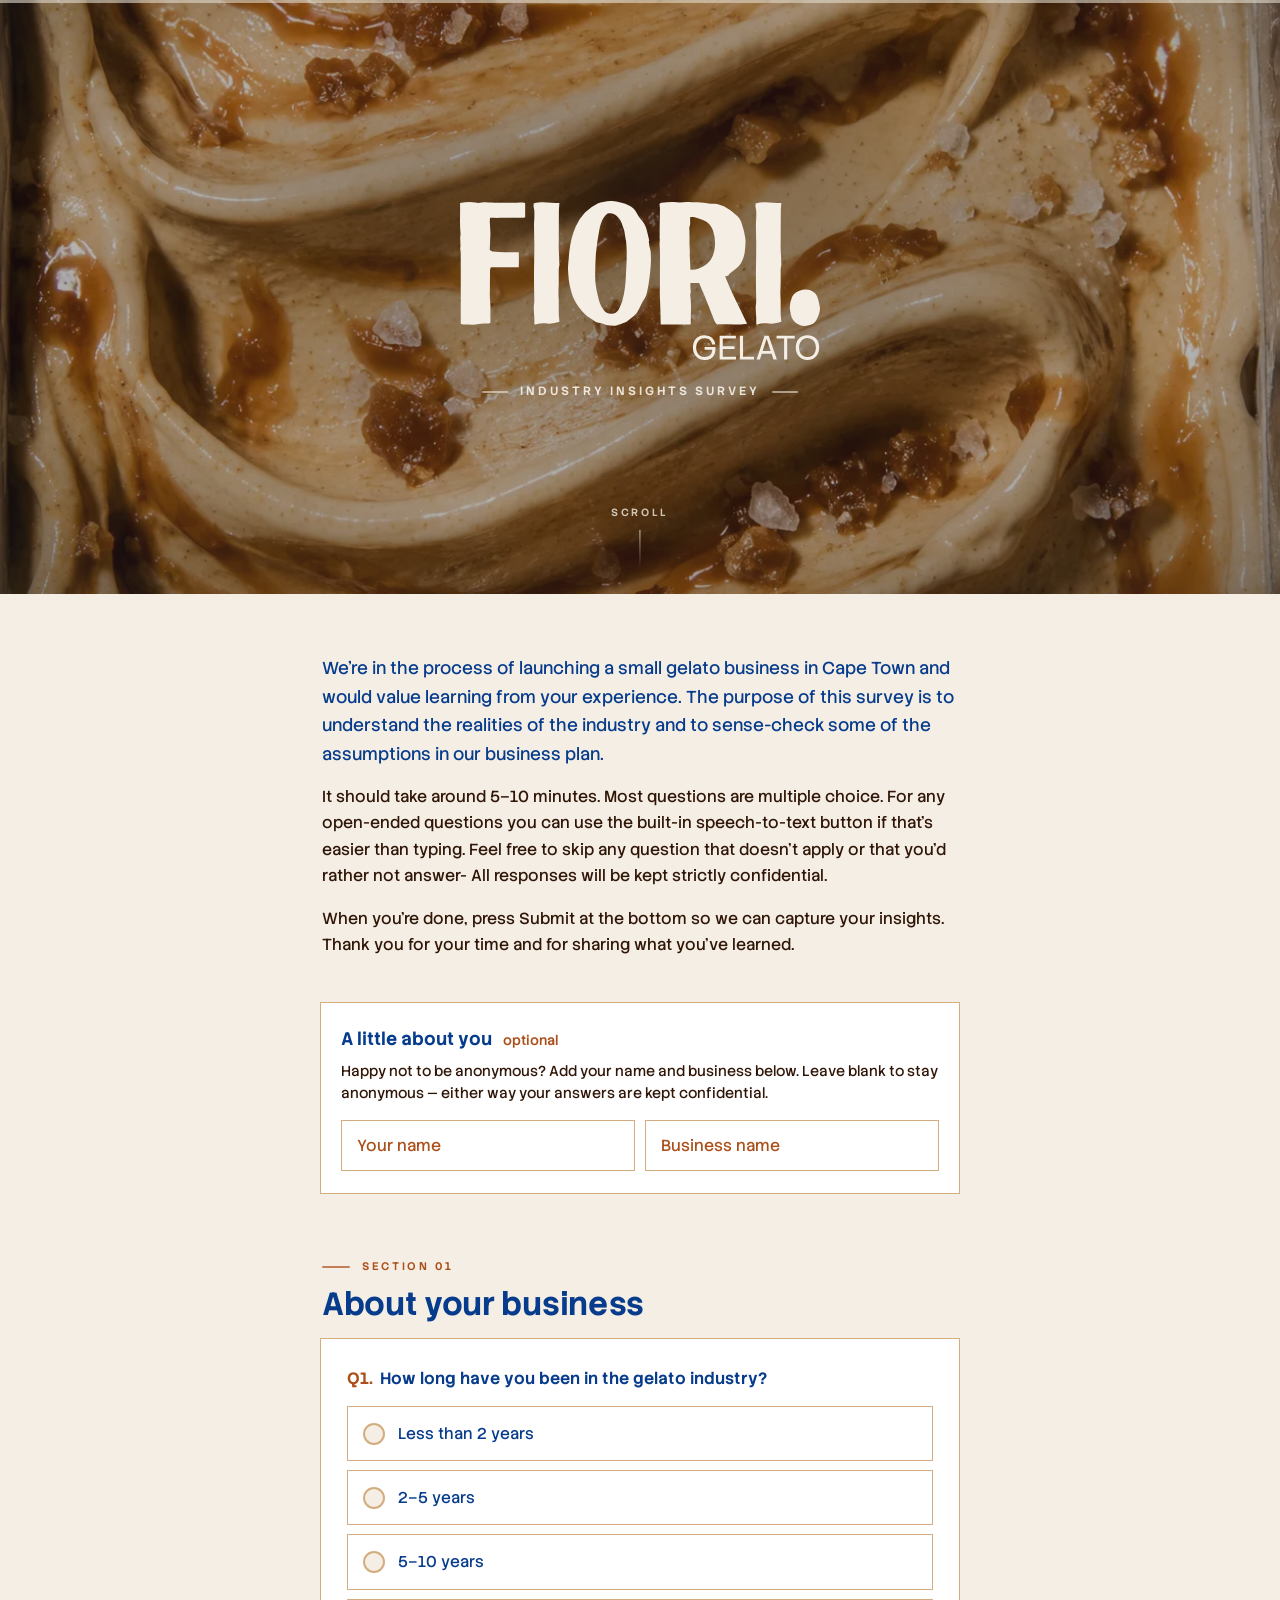
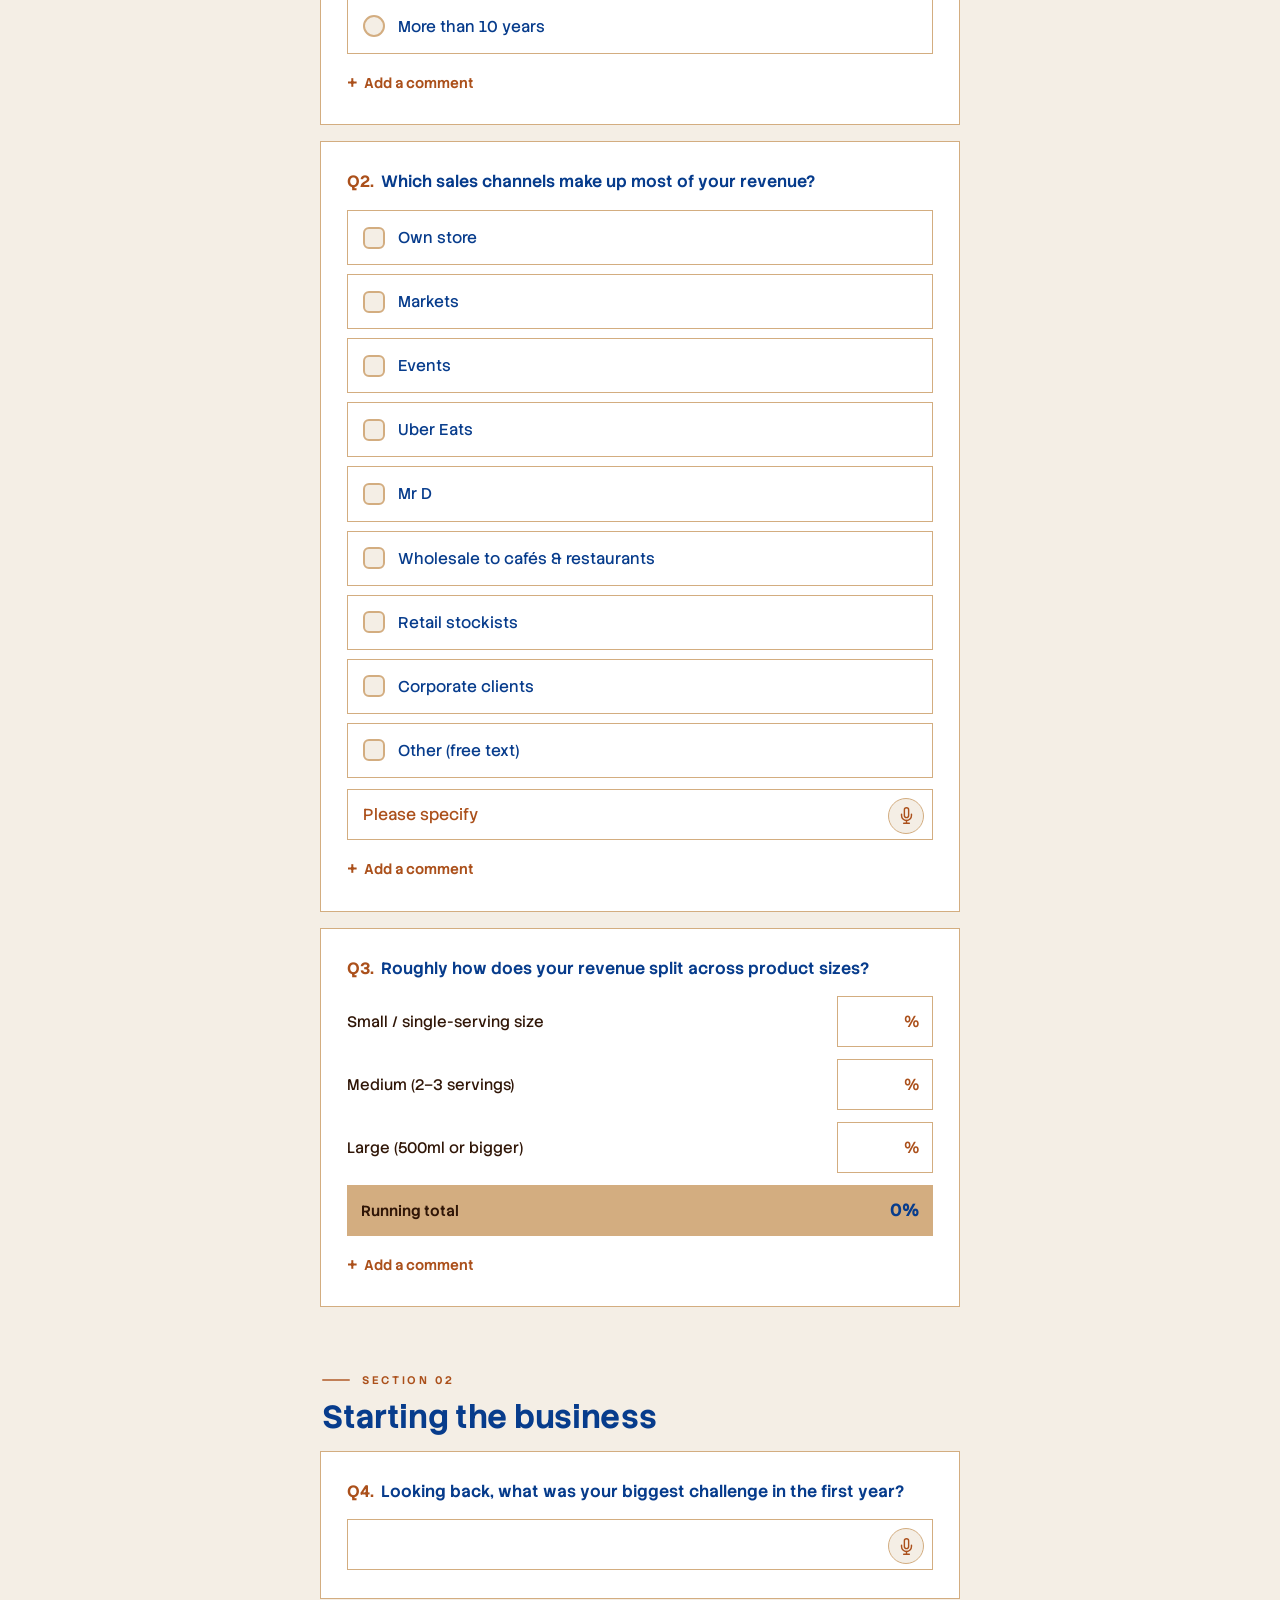
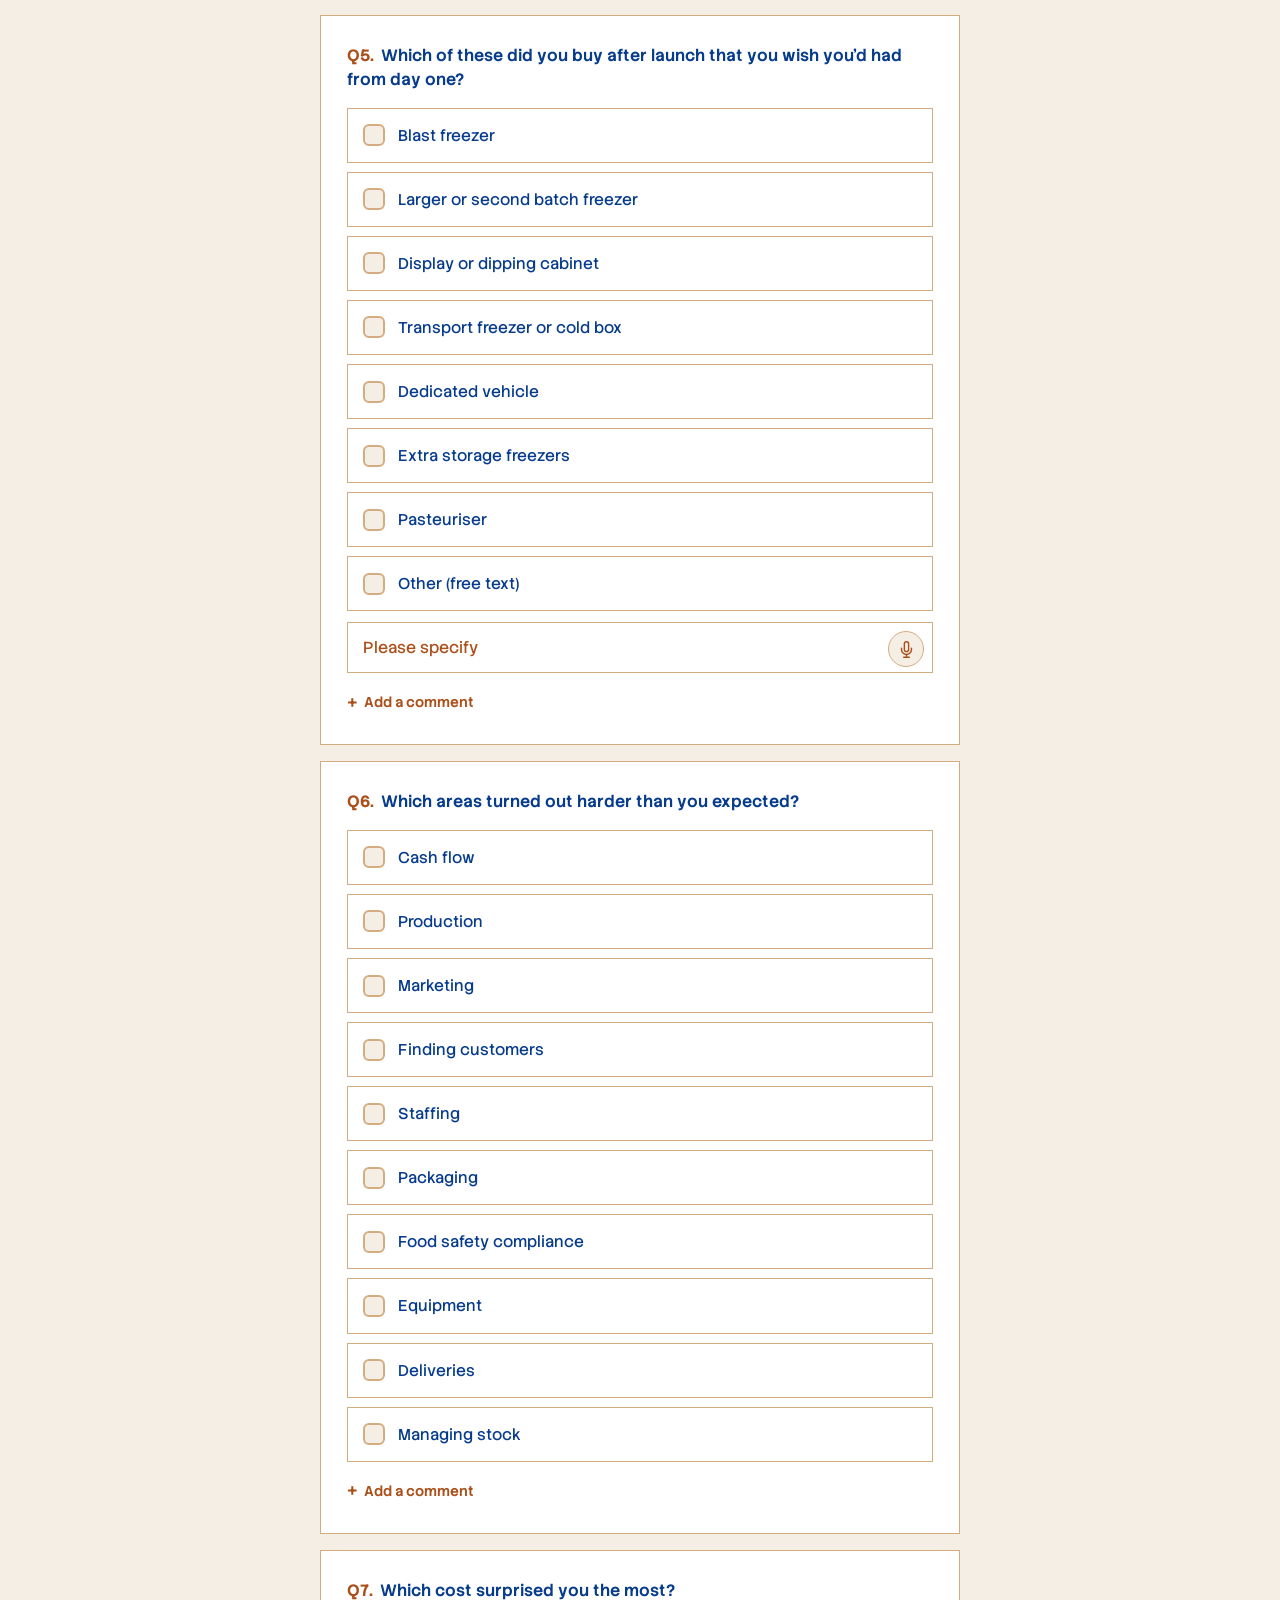
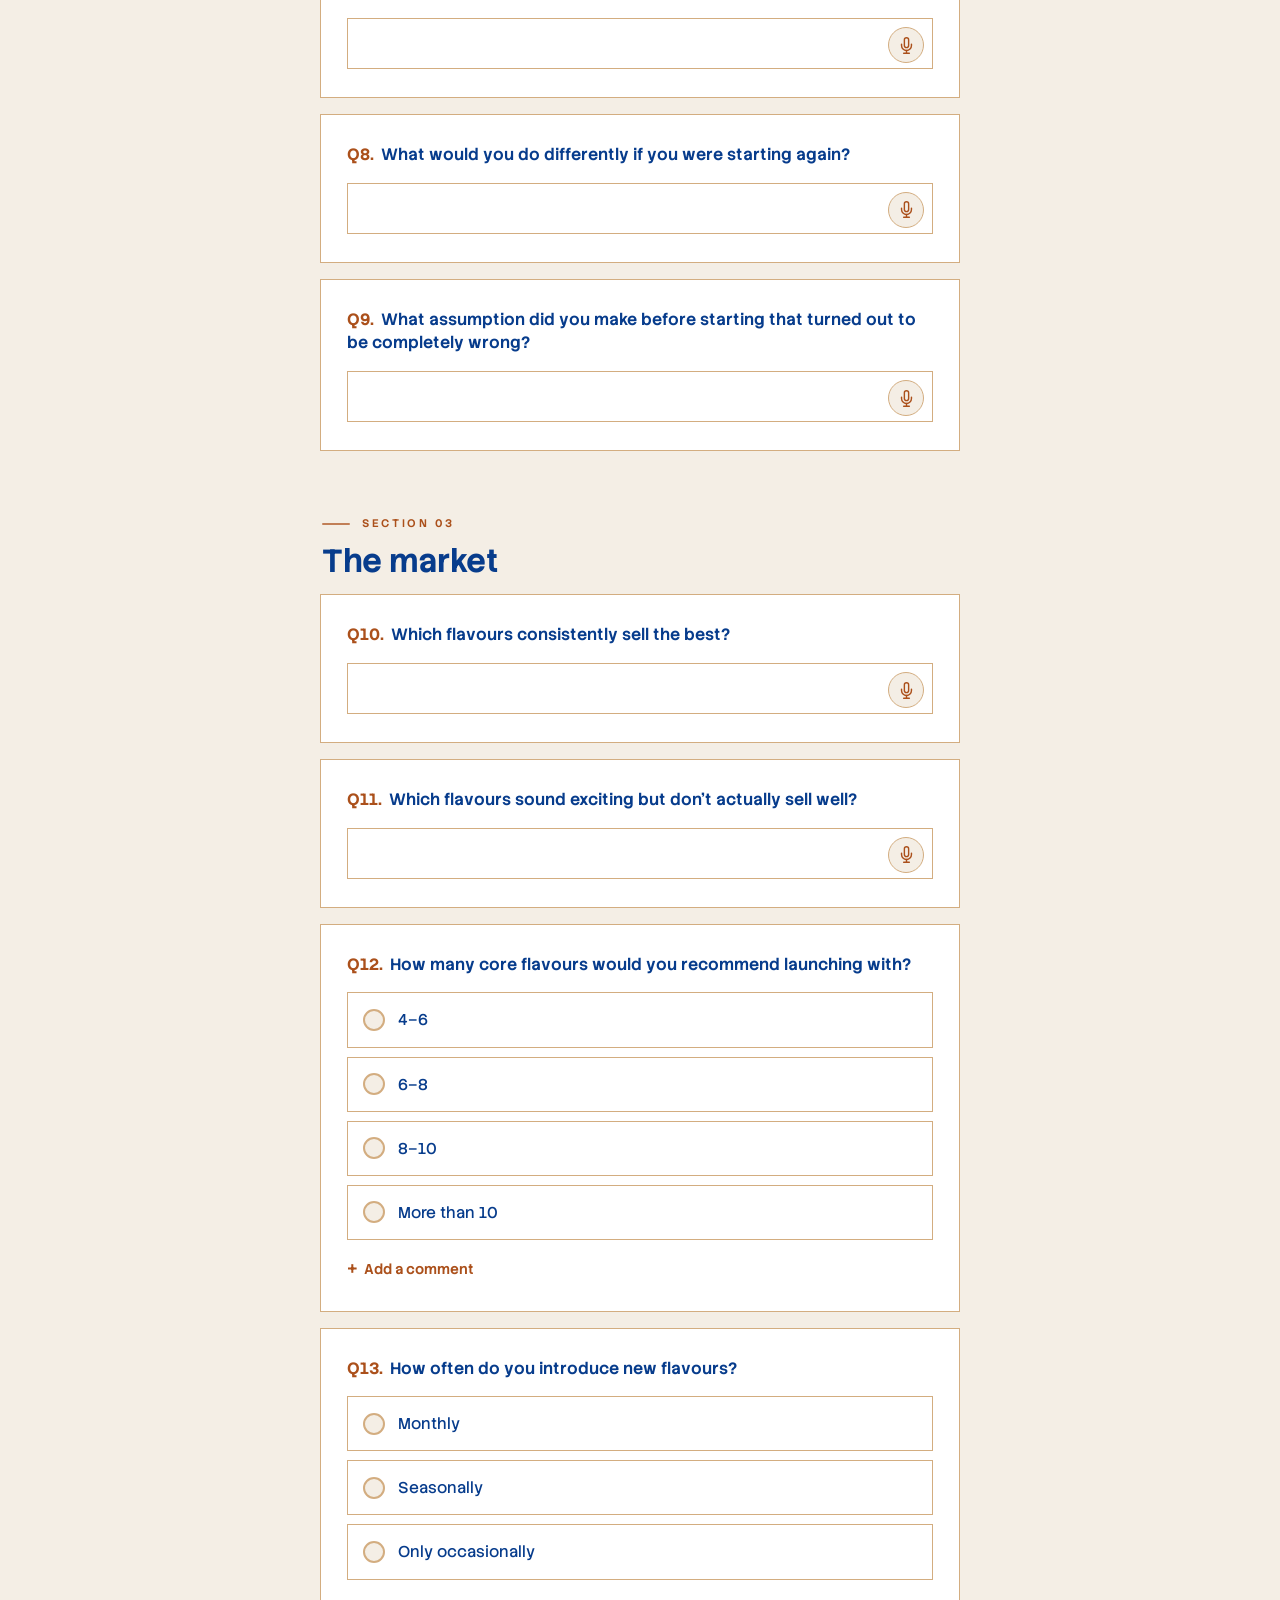
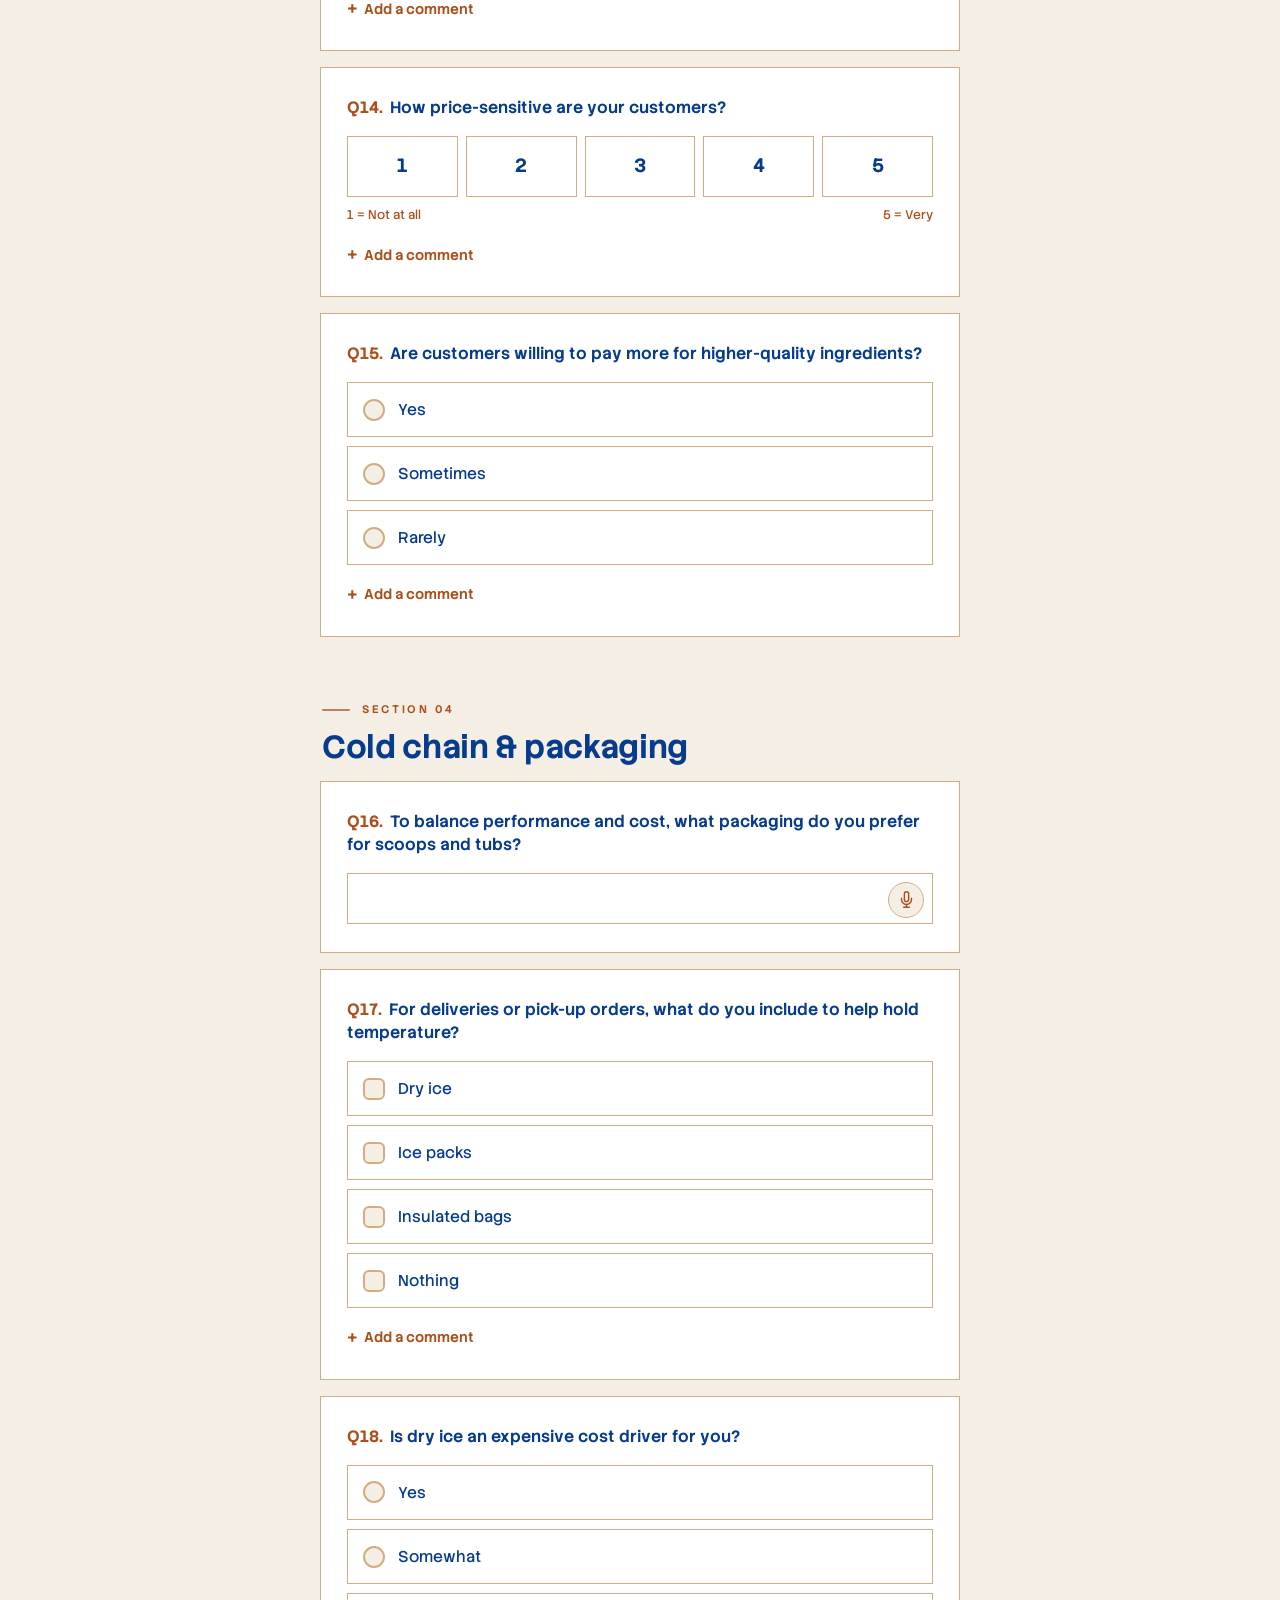
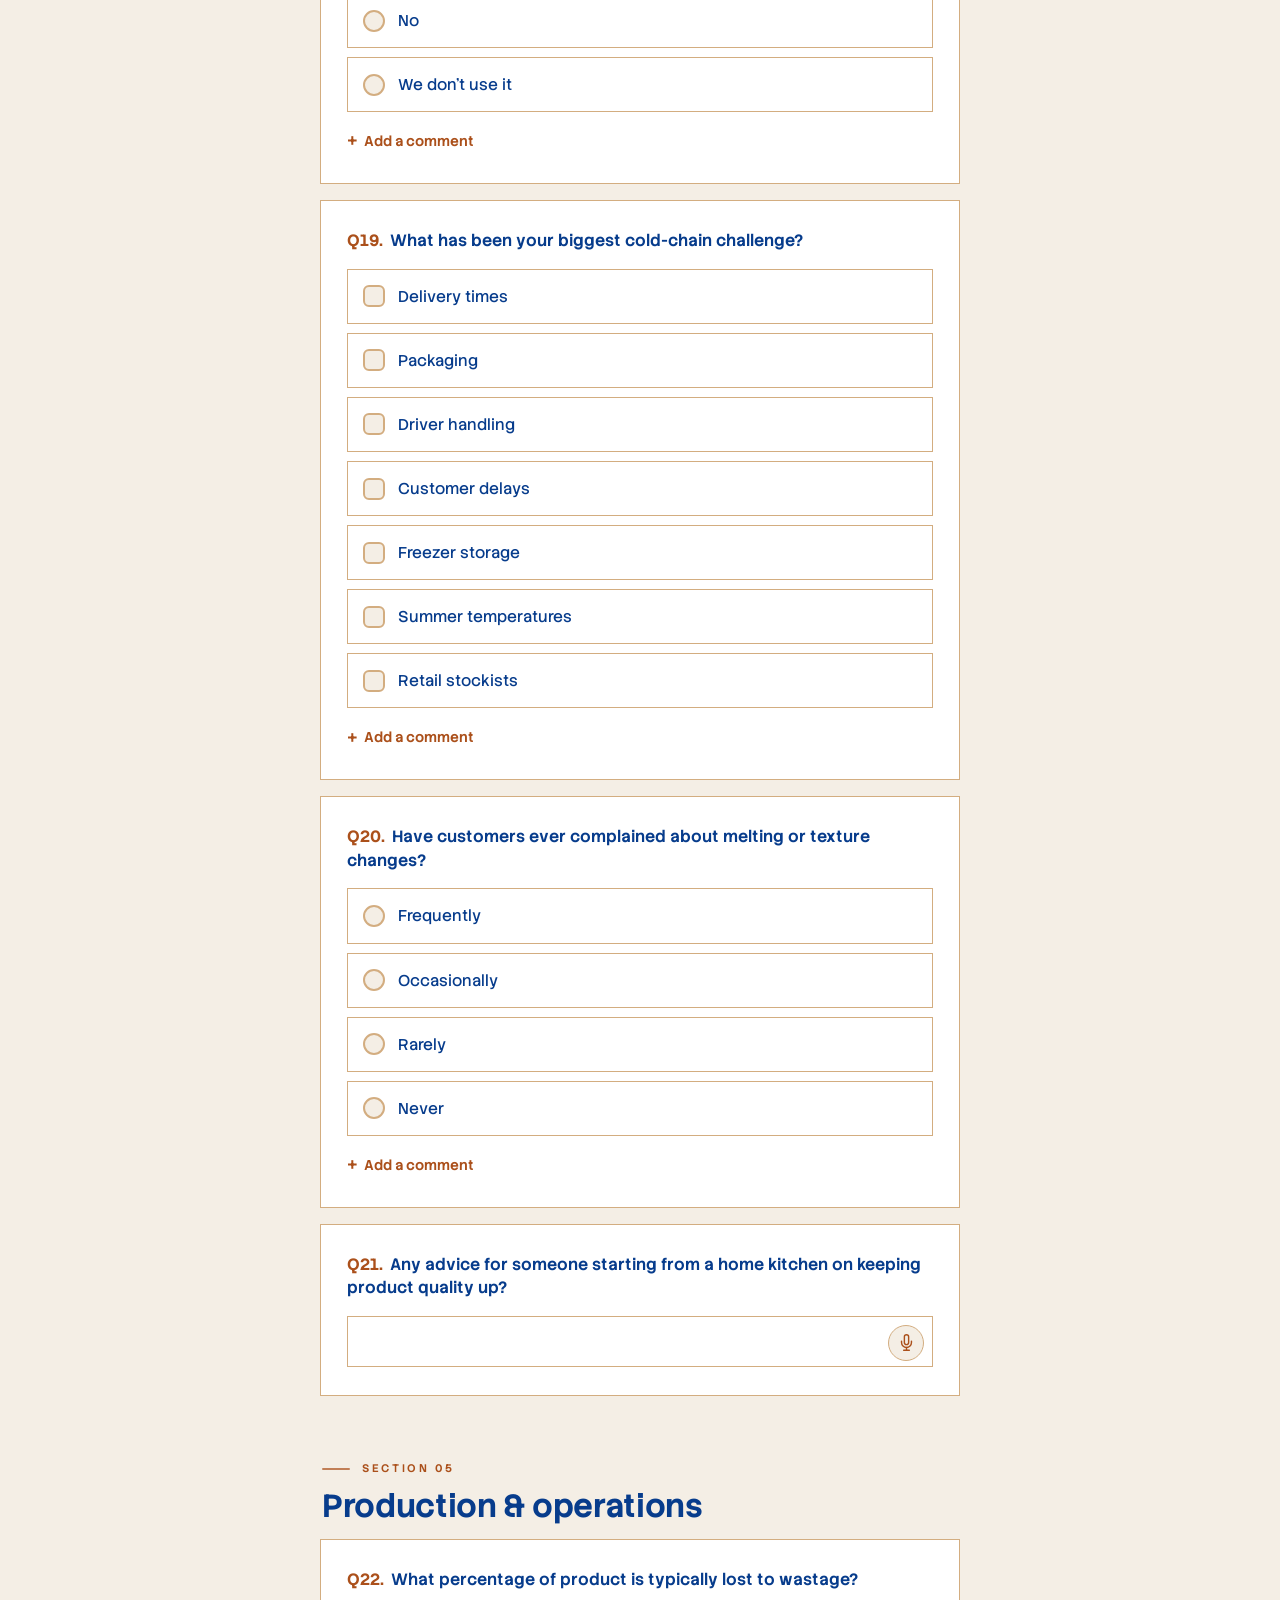
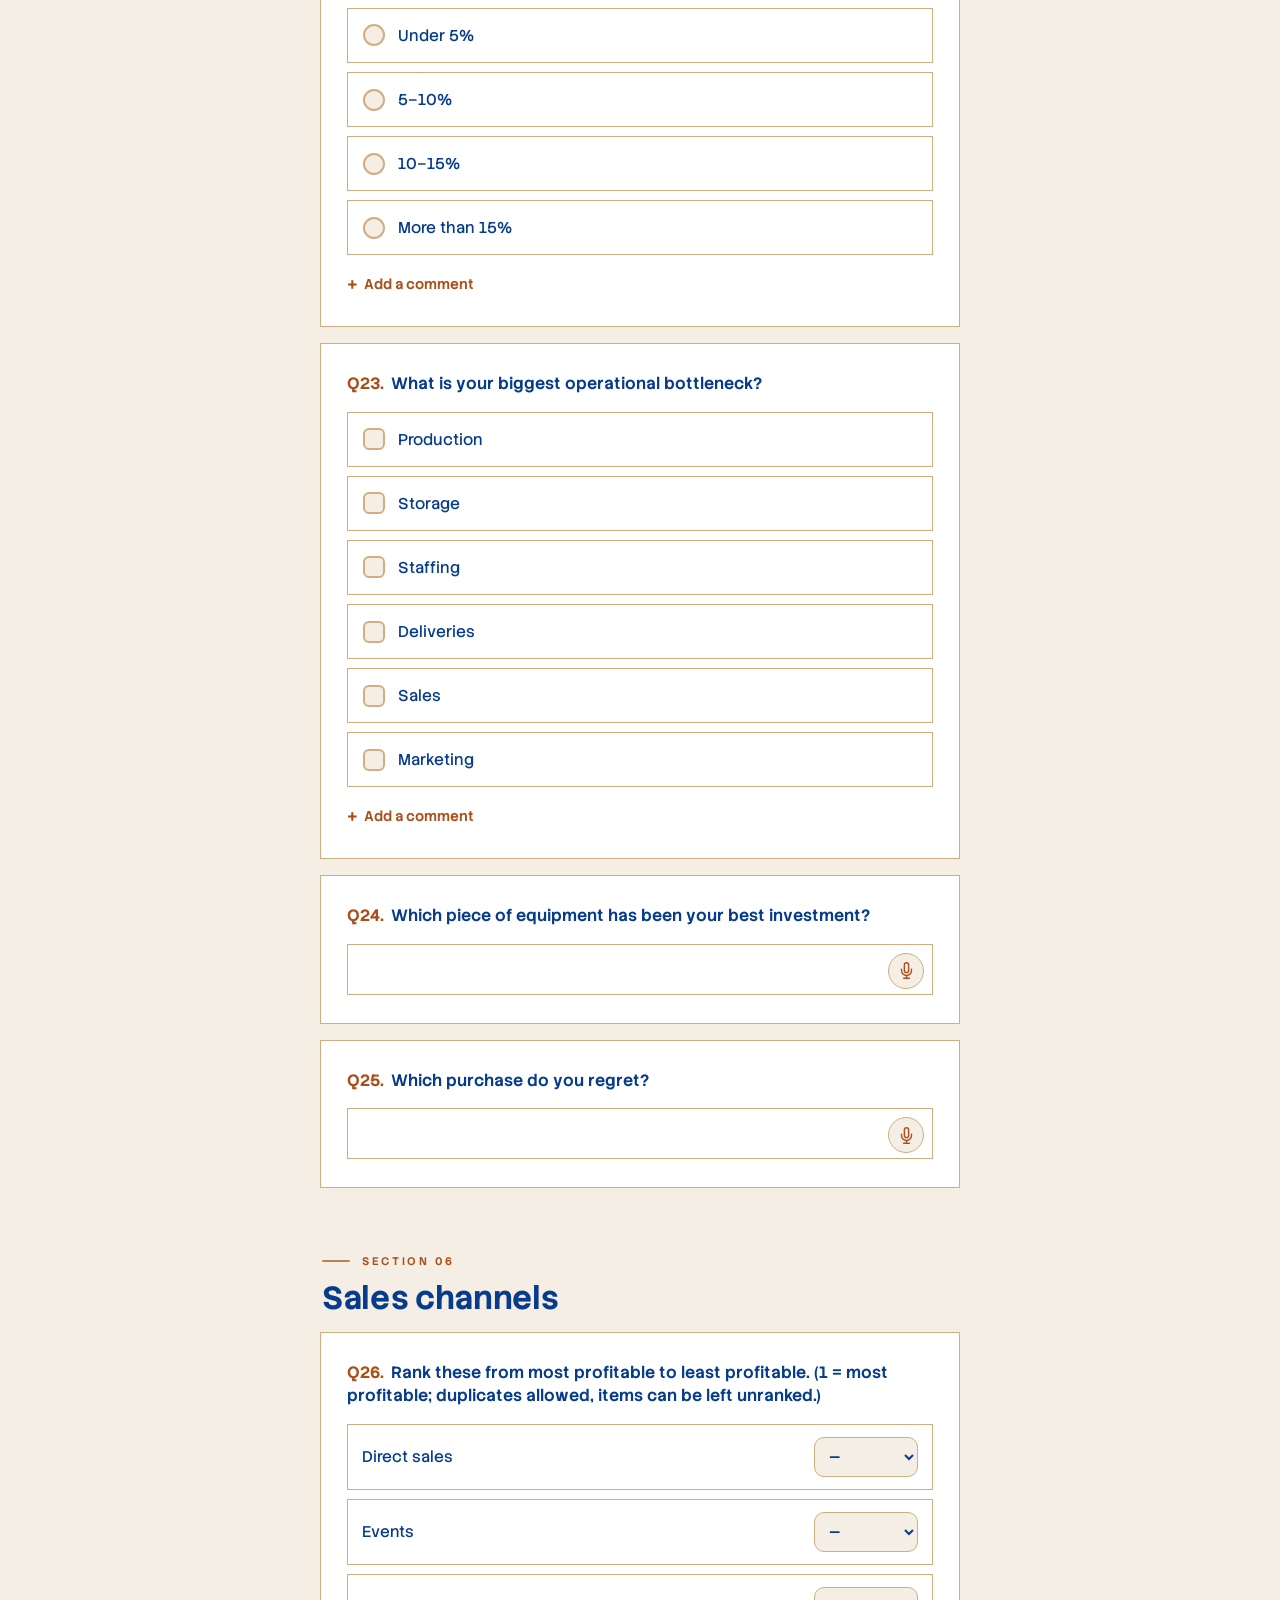
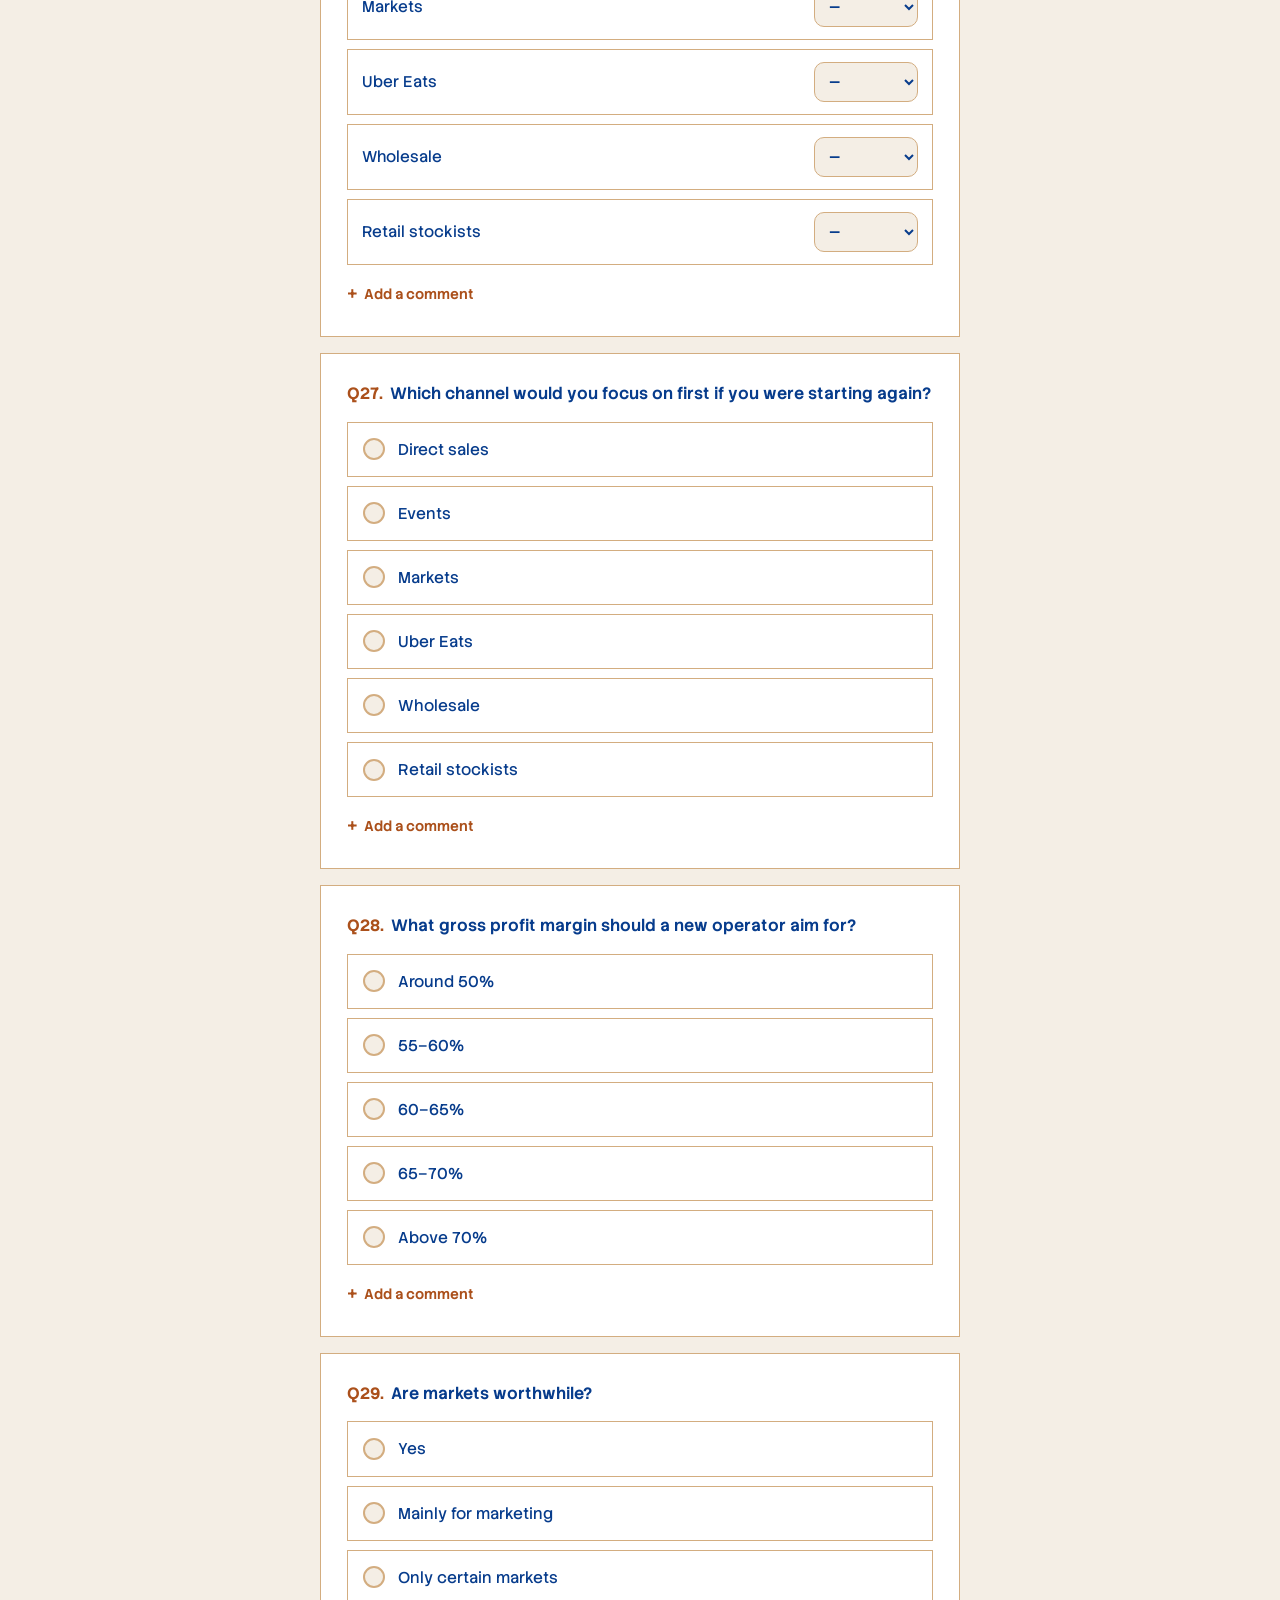
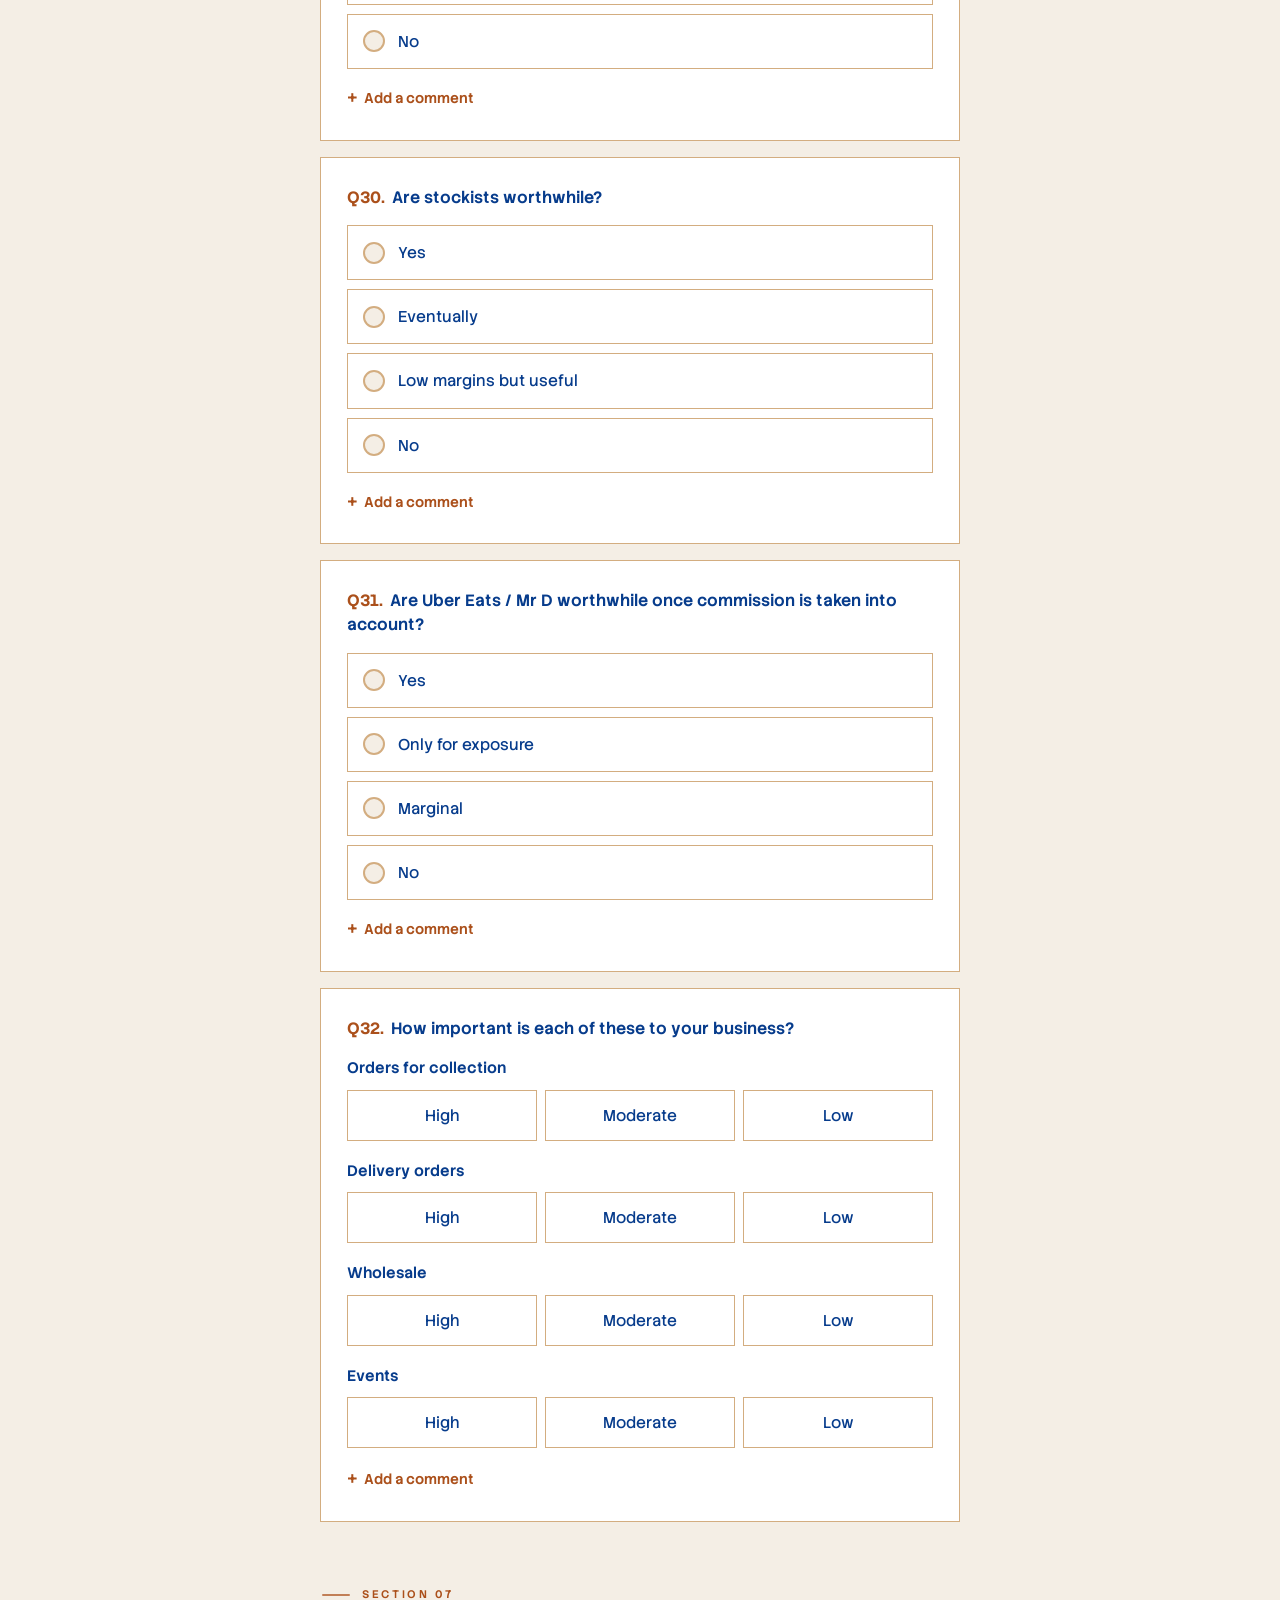
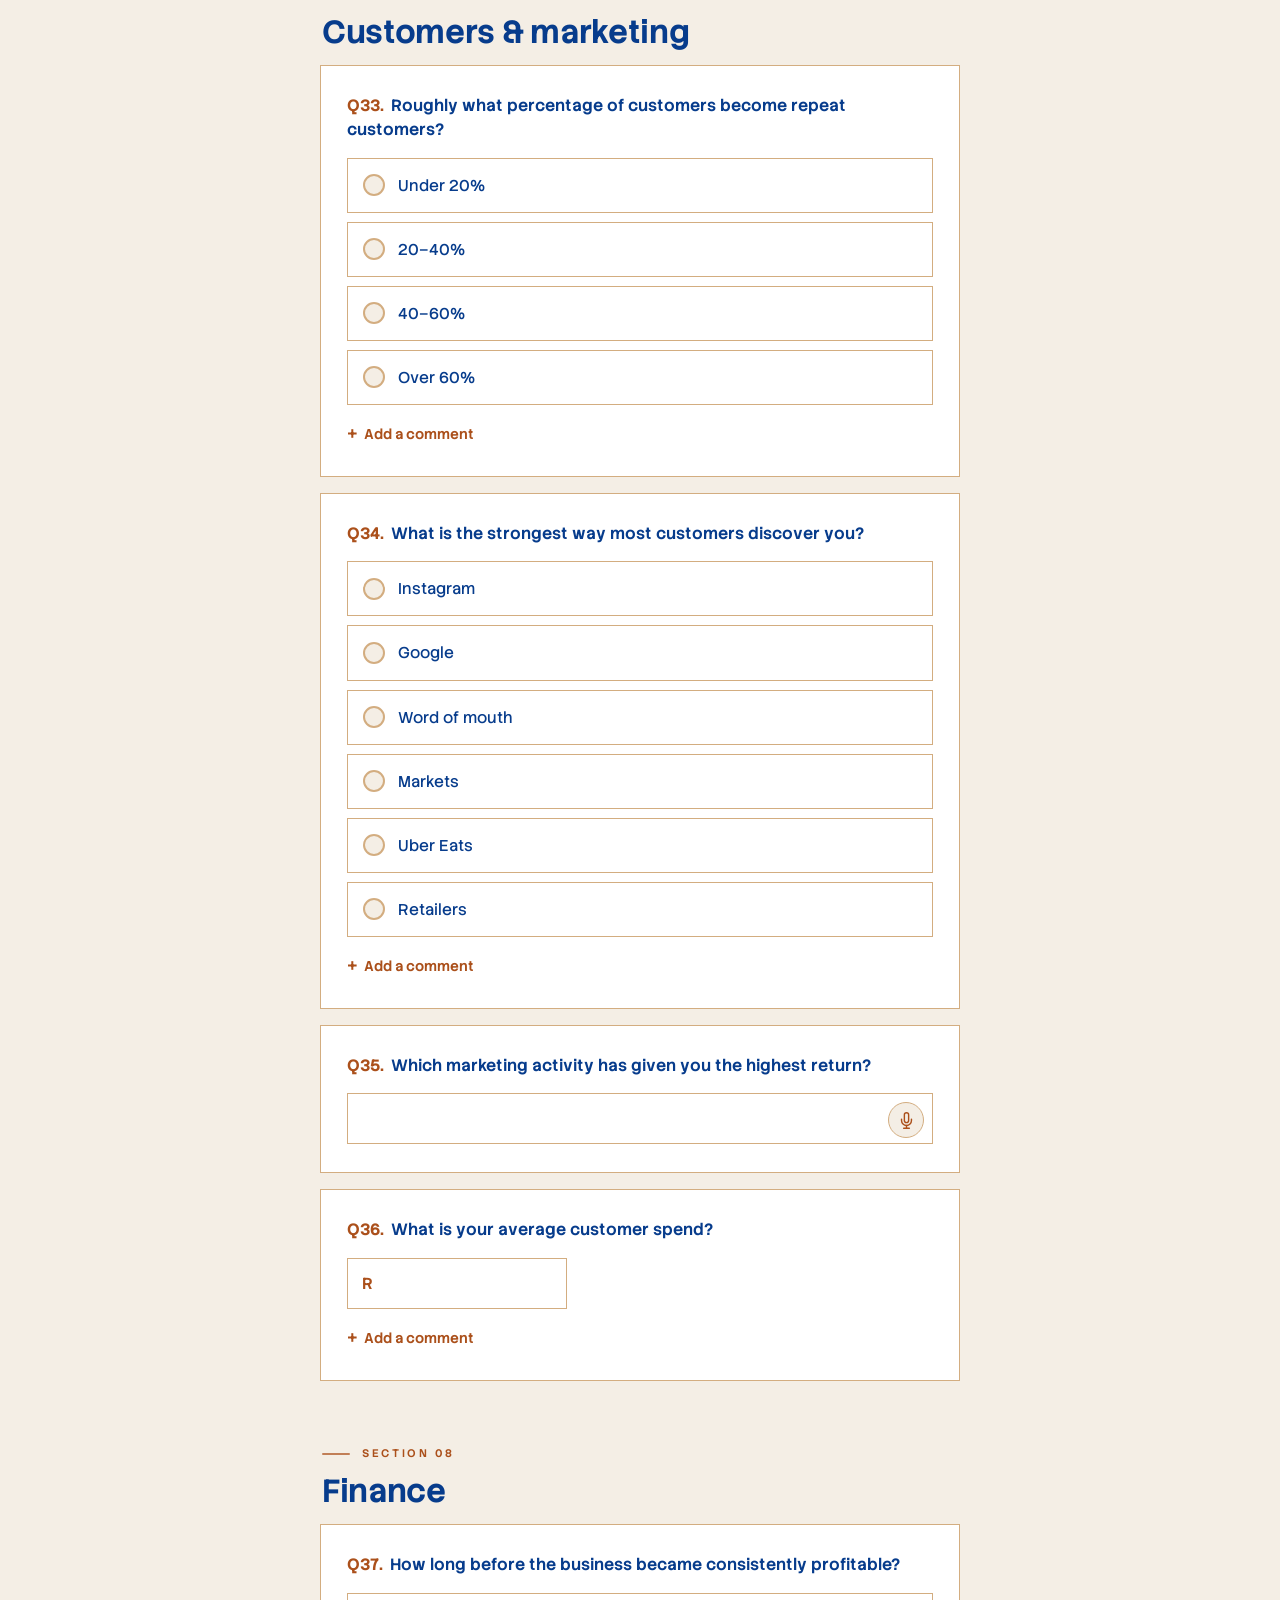
<file: public/survey/index.html>
<!DOCTYPE html>
<html lang="en-ZA">
<head>
<meta charset="UTF-8">
<meta name="viewport" content="width=device-width, initial-scale=1.0">
<meta name="robots" content="noindex, nofollow">
<title>Fiori Gelato Industry Insights Survey</title>
<link rel="icon" href="../brand/protea/protea-tile-deepblue.svg">
<link rel="preconnect" href="https://fonts.googleapis.com">
<link rel="preconnect" href="https://fonts.gstatic.com" crossorigin>
<style>
@font-face{font-family:'Stack Sans Text';src:url('../brand/fonts/StackSansText.woff2') format('woff2-variations');font-weight:200 700;font-display:swap}
@font-face{font-family:'Instrument Serif';src:url('../brand/fonts/InstrumentSerif-Italic.woff2') format('woff2');font-weight:400;font-style:italic;font-display:swap}
</style>
<style>
  /* ============================================================
     Fiori Gelato tokens (from the Fiori Gelato design system)
     ============================================================ */
  :root{
    --cream:#f4eee5;
    --oat:#d3ad80;
    --caramel:#d3ad80;
    --pistachio:#ab501b;
    --licorice:#073c8c;

    --paper:#ffffff;
    --sand:#d3ad80;
    --stone:#d3ad80;
    --ash:#ab501b;
    --espresso:#301607;

    --pistachio-deep:#ab501b;
    --pistachio-soft:#d3ad80;
    --caramel-deep:#ab501b;
    --caramel-soft:#d3ad80;
    --border-subtle:#d3ad80;

    --font-display:'Stack Sans Text',system-ui,sans-serif;
    --font-text:'Stack Sans Text',system-ui,sans-serif;

    --radius-md:0px;
    --radius-lg:0px;
    --radius-xl:0px;
    --radius-pill:999px;

    --shadow-sm:none;
    --shadow-md:none;
    --shadow-lg:none;

    --ease-soft:cubic-bezier(0.22,0.61,0.36,1);
    --ease-out:cubic-bezier(0.16,1,0.3,1);
    --dur-fast:140ms;
    --dur-base:240ms;
    --dur-reveal:850ms;
  }
  *{box-sizing:border-box;-webkit-tap-highlight-color:transparent;}
  html{scroll-behavior:smooth;}
  body{
    margin:0;
    font-family:var(--font-text);
    background:var(--cream);
    color:var(--licorice);
    line-height:1.6;
    font-size:16px;
    -webkit-font-smoothing:antialiased;
  }
  ::selection{background:var(--pistachio-soft);}
  :focus-visible{outline:2px solid var(--pistachio-deep);outline-offset:3px;border-radius:4px;}

  /* Progress bar (Caramel fill) */
  #progressWrap{
    position:fixed;top:0;left:0;right:0;height:3px;
    background:rgba(227,220,206,.6);
    z-index:60;
  }
  #progressBar{
    height:100%;width:0%;
    background:var(--caramel);
    transition:width .12s linear;
    border-radius:0 3px 3px 0;
  }

  .wrap{
    max-width:680px;
    margin:0 auto;
    padding:0 20px 72px;
  }

  /* Intro */
  header.intro{
    padding:58px 2px 8px;
  }
  .intro-over{
    font-size:11px;font-weight:600;letter-spacing:.24em;text-transform:uppercase;
    color:var(--pistachio-deep);display:inline-flex;align-items:center;gap:12px;margin-bottom:20px;
  }
  .intro-over::before{content:'';width:28px;height:2px;background:currentColor;border-radius:2px;opacity:.7;}
  .brand{
    font-family:var(--font-display);
    font-weight:800;
    font-size:clamp(2.4rem,11vw,3.4rem);
    letter-spacing:-.01em;
    margin:0 0 2px;
    line-height:1.02;
    color:var(--licorice);
  }
  .brand .dot{color:var(--pistachio-deep);}
  .brand-sub{
    font-family:var(--font-display);
    font-weight:700;
    font-size:1.15rem;
    color:var(--espresso);
    margin:0 0 24px;
  }
  .intro p{
    margin:0 0 16px;
    color:var(--espresso);
    font-size:1rem;
    line-height:1.65;
  }
  .intro p.lead{color:var(--licorice);font-size:1.05rem;}

  /* Section headings — overline + display */
  .section-head{
    margin:48px 2px 16px;
    padding-top:8px;
  }
  .section-over{
    font-size:11px;font-weight:600;letter-spacing:.24em;text-transform:uppercase;
    color:var(--pistachio-deep);display:inline-flex;align-items:center;gap:12px;margin-bottom:12px;
  }
  .section-over::before{content:'';width:28px;height:2px;background:currentColor;border-radius:2px;opacity:.7;}
  .section-title{
    margin:0;
    font-family:var(--font-display);
    font-size:clamp(1.5rem,5.5vw,2rem);
    font-weight:700;
    letter-spacing:-.01em;
    line-height:1.05;
  }

  /* Cards */
  .card{
    background:var(--paper);
    border:1px solid var(--border-subtle);
    border-radius:var(--radius-lg);
    padding:24px 20px;
    margin:16px 0;
    box-shadow:var(--shadow-sm);
    opacity:1;
    transform:none;
  }
  .anim .card{
    opacity:0;
    transform:translateY(28px);
    transition:opacity var(--dur-reveal) var(--ease-out),transform var(--dur-reveal) var(--ease-out);
  }
  .anim .card.in{
    opacity:1;
    transform:translateY(0);
  }
  .q-label{
    display:block;
    font-weight:600;
    font-size:1.02rem;
    line-height:1.45;
    margin-bottom:16px;
    color:var(--licorice);
  }
  .q-num{
    font-family:var(--font-display);
    color:var(--caramel-deep);
    font-weight:700;
    margin-right:7px;
  }

  /* Chip options */
  .options{display:flex;flex-direction:column;gap:9px;}
  .chip{
    display:flex;align-items:center;gap:13px;
    background:var(--paper);
    border:1.5px solid var(--border-subtle);
    border-radius:var(--radius-md);
    padding:14px 15px;
    cursor:pointer;
    font-size:.98rem;
    transition:border-color var(--dur-base) ease,background var(--dur-base) ease,transform var(--dur-fast) var(--ease-soft);
    user-select:none;
  }
  @media (hover:hover) and (pointer:fine){ .chip:hover{border-color:var(--stone);} }
  .chip:active{transform:scale(.985);}
  .chip .box{
    flex:0 0 auto;
    width:22px;height:22px;
    border:2px solid var(--stone);
    background:var(--cream);
    display:flex;align-items:center;justify-content:center;
    transition:border-color var(--dur-base),background var(--dur-base);
  }
  .chip.radio .box{border-radius:50%;}
  .chip.check .box{border-radius:6px;}
  .chip .box svg{width:13px;height:13px;opacity:0;transform:scale(.5);transition:opacity var(--dur-fast),transform var(--dur-fast);}
  .chip input{position:absolute;opacity:0;width:0;height:0;pointer-events:none;}
  .chip.sel{border-color:var(--pistachio-deep);background:rgba(163,177,138,.14);}
  .chip.sel .box{border-color:var(--pistachio-deep);background:var(--pistachio-deep);}
  .chip.sel .box svg{opacity:1;transform:scale(1);}
  .chip .txt{flex:1;}

  .other-field{margin-top:2px;}

  /* Scale */
  .scale{display:flex;gap:8px;justify-content:space-between;}
  .scale .chip{flex:1;justify-content:center;flex-direction:column;gap:2px;padding:14px 6px;text-align:center;}
  .scale .chip .n{font-family:var(--font-display);font-size:1.2rem;font-weight:700;}
  .scale-labels{display:flex;justify-content:space-between;font-size:.78rem;color:var(--ash);margin-top:9px;}

  /* Text fields */
  .field-wrap{position:relative;}
  textarea,input[type="text"],input[type="number"]{
    width:100%;
    font-family:inherit;
    font-size:1rem;
    color:var(--licorice);
    background:var(--paper);
    border:1.5px solid var(--border-subtle);
    border-radius:var(--radius-md);
    padding:14px 48px 14px 15px;
    resize:vertical;
    transition:border-color var(--dur-base);
  }
  textarea{min-height:64px;line-height:1.5;}
  textarea.tall{min-height:100px;}
  input::placeholder,textarea::placeholder{color:var(--ash);}
  input:focus,textarea:focus{outline:none;border-color:var(--pistachio-deep);}

  /* Mic button */
  .mic{
    position:absolute;
    top:9px;right:9px;
    width:36px;height:36px;
    border-radius:50%;
    border:1.5px solid var(--border-subtle);
    background:var(--cream);
    display:flex;align-items:center;justify-content:center;
    cursor:pointer;
    padding:0;
    transition:border-color var(--dur-base),box-shadow var(--dur-base),background var(--dur-base);
  }
  .mic svg{width:17px;height:17px;color:var(--ash);}
  .mic:active{transform:scale(.94);}
  .mic.listening{
    border-color:var(--pistachio-deep);
    background:var(--pistachio-soft);
    box-shadow:0 0 0 0 rgba(163,177,138,.6);
    animation:pulse 1.4s ease-out infinite;
  }
  .mic.listening svg{color:var(--pistachio-deep);}
  @keyframes pulse{
    0%{box-shadow:0 0 0 0 rgba(163,177,138,.6);}
    70%{box-shadow:0 0 0 11px rgba(163,177,138,0);}
    100%{box-shadow:0 0 0 0 rgba(163,177,138,0);}
  }
  .mic-tip{
    font-size:.8rem;color:var(--ash);margin-top:9px;font-style:italic;
    display:none;
  }
  .no-speech .mic-tip{display:block;}
  .no-speech .mic{display:none;}
  .no-speech textarea,.no-speech input[type="text"]{padding-right:15px;}

  /* Comment toggle */
  .comment{margin-top:16px;}
  .comment-toggle{
    background:none;border:none;
    color:var(--pistachio-deep);
    font-family:inherit;font-size:.88rem;font-weight:600;
    cursor:pointer;padding:4px 0;
    display:inline-flex;align-items:center;gap:6px;
  }
  .comment-toggle:hover{color:var(--caramel-deep);}
  .comment-toggle .plus{
    font-size:1.1rem;line-height:1;transition:transform var(--dur-base) var(--ease-soft);display:inline-block;
  }
  .comment-toggle.open .plus{transform:rotate(45deg);}
  .comment-body{
    max-height:0;overflow:hidden;
    transition:max-height var(--dur-base) var(--ease-soft),margin-top var(--dur-base) var(--ease-soft);
    margin-top:0;
  }
  .comment-body.open{margin-top:10px;}

  /* Percentage split (Q3) */
  .split-row{display:flex;align-items:center;gap:12px;margin-bottom:12px;}
  .split-row label{flex:1;font-size:.95rem;color:var(--espresso);}
  .split-input{position:relative;flex:0 0 96px;}
  .split-input input{padding-right:32px;text-align:right;}
  .split-input .pct{position:absolute;right:13px;top:50%;transform:translateY(-50%);color:var(--ash);}
  .split-total{
    display:flex;justify-content:space-between;align-items:center;
    font-size:.92rem;font-weight:600;margin-top:6px;
    padding:11px 14px;border-radius:var(--radius-md);background:var(--pistachio-soft);color:var(--espresso);
  }
  .split-total .val{font-family:var(--font-display);font-size:1.1rem;font-weight:800;color:var(--licorice);}

  /* Number prefix (Q36) */
  .prefixed{position:relative;max-width:220px;}
  .prefixed .prefix{position:absolute;left:15px;top:50%;transform:translateY(-50%);color:var(--ash);font-weight:600;}
  .prefixed input{padding-left:30px;}

  /* Ranking (Q26) */
  .rank-row{
    display:flex;align-items:center;gap:12px;
    background:var(--paper);border:1.5px solid var(--border-subtle);
    border-radius:var(--radius-md);padding:12px 14px;margin-bottom:9px;
  }
  .rank-row .name{flex:1;font-size:.97rem;}
  .rank-row select{
    font-family:var(--font-display);font-weight:600;font-size:.95rem;
    border:1.5px solid var(--border-subtle);border-radius:10px;
    padding:8px 10px;background:var(--cream);color:var(--licorice);
    min-width:104px;
  }
  .rank-row select:focus{outline:none;border-color:var(--pistachio-deep);}

  /* Rows single (Q32) */
  .matrix-row{margin-bottom:18px;}
  .matrix-row:last-child{margin-bottom:0;}
  .matrix-label{font-weight:600;font-size:.95rem;margin-bottom:9px;}
  .matrix-opts{display:flex;gap:8px;}
  .matrix-opts .chip{flex:1;justify-content:center;padding:12px 4px;text-align:center;}

  /* Submit */
  .submit-area{margin-top:44px;text-align:center;}
  #submitBtn{
    width:100%;
    background:var(--caramel);
    color:var(--licorice);border:1.5px solid transparent;
    font-family:var(--font-display);font-size:1.15rem;font-weight:700;
    padding:19px;border-radius:var(--radius-pill);cursor:pointer;
    box-shadow:var(--shadow-md);
    transition:background var(--dur-base) ease,transform var(--dur-fast) var(--ease-soft);
    letter-spacing:.01em;
  }
  @media (hover:hover) and (pointer:fine){ #submitBtn:hover{background:var(--caramel-deep);} }
  #submitBtn:active{transform:scale(.99);}
  #submitBtn:disabled{opacity:.7;cursor:default;}
  .submit-note{font-size:.85rem;color:var(--ash);margin-top:16px;}
  .submit-error{
    display:none;color:#8f3a26;font-size:.92rem;margin-top:16px;font-weight:500;
    background:var(--caramel-soft);border-radius:var(--radius-md);padding:13px;
  }
  .submit-error.show{display:block;}

  /* Modal */
  .overlay{
    position:fixed;inset:0;background:rgba(30,30,30,.6);
    display:none;align-items:center;justify-content:center;
    z-index:100;padding:24px;
    opacity:0;transition:opacity var(--dur-base) ease;
  }
  .overlay.show{display:flex;opacity:1;}
  .modal{
    background:var(--cream);border-radius:var(--radius-xl);
    max-width:420px;width:100%;padding:36px 28px 30px;text-align:center;
    box-shadow:var(--shadow-lg);
    transform:translateY(14px) scale(.98);
    transition:transform var(--dur-base) var(--ease-out);
  }
  .overlay.show .modal{transform:translateY(0) scale(1);}
  .modal .tick{
    width:60px;height:60px;border-radius:50%;
    background:var(--pistachio);
    display:flex;align-items:center;justify-content:center;
    margin:0 auto 20px;
  }
  .modal .tick svg{width:30px;height:30px;color:var(--licorice);}
  .modal h3{margin:0 0 10px;font-family:var(--font-display);font-size:1.5rem;font-weight:700;color:var(--licorice);}
  .modal p{margin:0 0 24px;color:var(--espresso);font-size:.98rem;line-height:1.6;}
  .modal button{
    background:var(--licorice);
    color:var(--cream);border:none;font-family:var(--font-display);font-size:1rem;font-weight:600;
    padding:14px 36px;border-radius:var(--radius-pill);cursor:pointer;
    transition:transform var(--dur-fast) var(--ease-soft);
  }
  .modal button:active{transform:scale(.98);}

  @media (min-width:620px){
    .card{padding:28px 26px;}
    .brand-sub{font-size:1.3rem;}
  }

  @media (prefers-reduced-motion:reduce){
    html{scroll-behavior:auto;}
    *{animation:none !important;transition:none !important;}
    .anim .card{opacity:1;transform:none;}
    .splash{display:none;}
    .hero-bg img{transform:none;}
    .hero-mark,.hero-sub{opacity:1;transform:none;}
    .hero-sub{opacity:.92;}
    .scroll-cue::after{animation:none;}
  }

  /* ============================ Splash intro ============================ */
  .splash{
    position:fixed;inset:0;z-index:200;background:var(--licorice);
    display:flex;align-items:center;justify-content:center;
    transition:opacity 700ms var(--ease-soft),visibility 0s 700ms;
  }
  .splash.done{opacity:0;visibility:hidden;pointer-events:none;}
  .splash img{
    width:clamp(190px,54vw,320px);height:auto;
    opacity:0;transform:translateY(16px);
    animation:splashMark 900ms var(--ease-out) 140ms forwards;
  }
  @keyframes splashMark{to{opacity:1;transform:translateY(0);}}

  /* ============================ Hero ============================ */
  .hero{
    position:relative;min-height:66svh;
    display:flex;align-items:center;justify-content:center;
    overflow:hidden;background:var(--licorice);
  }
  .hero-bg{position:absolute;inset:-4% 0;z-index:0;}
  .hero-bg img{
    width:100%;height:100%;object-fit:cover;
    transform:scale(1.12);transition:transform 2400ms var(--ease-out);will-change:transform;
  }
  body.is-loaded .hero-bg img{transform:scale(1);}
  .hero-scrim{
    position:absolute;inset:0;z-index:1;
    background:radial-gradient(96% 96% at 50% 42%,
      rgba(30,30,30,.5) 0%, rgba(30,30,30,.32) 46%, rgba(30,30,30,.66) 100%);
  }
  .hero-inner{
    position:relative;z-index:2;text-align:center;
    padding:104px 24px 96px;display:flex;flex-direction:column;align-items:center;gap:22px;
  }
  .hero-mark{width:min(360px,68vw);height:auto;opacity:0;transform:translateY(22px);}
  .hero-sub{
    margin:0;font-size:12px;font-weight:600;letter-spacing:.24em;text-transform:uppercase;
    color:var(--cream);opacity:0;transform:translateY(22px);
    display:inline-flex;align-items:center;gap:12px;
  }
  .hero-sub::before,.hero-sub::after{content:'';width:26px;height:2px;background:currentColor;border-radius:2px;opacity:.6;}
  body.is-loaded .hero-mark{opacity:1;transform:none;transition:opacity 900ms var(--ease-out) .35s,transform 900ms var(--ease-out) .35s;}
  body.is-loaded .hero-sub{opacity:.92;transform:none;transition:opacity 900ms var(--ease-out) .55s,transform 900ms var(--ease-out) .55s;}
  .scroll-cue{
    position:absolute;bottom:26px;left:50%;transform:translateX(-50%);z-index:2;
    font-size:10.5px;font-weight:600;letter-spacing:.24em;text-transform:uppercase;
    color:rgba(242,239,231,.78);display:flex;flex-direction:column;align-items:center;gap:9px;
  }
  .scroll-cue::after{
    content:'';width:1.5px;height:38px;
    background:linear-gradient(to bottom,rgba(242,239,231,.8),rgba(242,239,231,0));
    animation:cueDrip 2200ms var(--ease-soft) infinite;transform-origin:top center;
  }
  @keyframes cueDrip{0%{transform:scaleY(0);opacity:0;}35%{transform:scaleY(1);opacity:1;}100%{transform:scaleY(1);opacity:0;}}

  /* ============================ Intro copy ============================ */
  .intro-copy{padding:clamp(38px,8vw,60px) 2px 4px;}
  .intro-copy p{margin:0 0 16px;color:var(--espresso);font-size:1rem;line-height:1.65;}
  .intro-copy p.lead{color:var(--licorice);font-size:1.08rem;}

  /* ============================ Who-you-are bar ============================ */
  .whobar{
    background:var(--paper);border:1px solid var(--border-subtle);
    border-radius:var(--radius-lg);box-shadow:var(--shadow-sm);
    padding:22px 20px;margin:24px 0 8px;
  }
  .whobar-head{font-family:var(--font-display);font-weight:700;font-size:1.12rem;color:var(--licorice);}
  .whobar-head span{font-family:var(--font-text);font-weight:500;font-size:.85rem;color:var(--ash);margin-left:7px;}
  .whobar-note{margin:7px 0 16px;font-size:.9rem;color:var(--espresso);line-height:1.5;}
  .whobar-fields{display:flex;flex-direction:column;gap:10px;}
  .whobar-fields input{padding:14px 15px;}
  @media (min-width:520px){ .whobar-fields{flex-direction:row;} .whobar-fields input{flex:1;} }

</style>
</head>
<body>

<div class="splash" id="splash"><img src="[data-uri]" alt="Fiori Gelato"></div>


<div id="progressWrap"><div id="progressBar"></div></div>

<header class="hero">
    <div class="hero-bg"><img src="[data-uri]" alt=""></div>
    <div class="hero-scrim"></div>
    <div class="hero-inner">
      <img class="hero-mark" src="[data-uri]" alt="Fiori Gelato">
      <p class="hero-sub">Industry Insights Survey</p>
    </div>
    <span class="scroll-cue">Scroll</span>
  </header>

  <div class="wrap">
  <section class="intro-copy">
    <p class="lead">We're in the process of launching a small gelato business in Cape Town and would value learning from your experience. The purpose of this survey is to understand the realities of the industry and to sense-check some of the assumptions in our business plan.</p>
    <p>It should take around 5–10 minutes. Most questions are multiple choice. For any open-ended questions you can use the built-in speech-to-text button if that's easier than typing. Feel free to skip any question that doesn't apply or that you'd rather not answer- All responses will be kept strictly confidential.</p>
    <p>When you're done, press Submit at the bottom so we can capture your insights. Thank you for your time and for sharing what you've learned.</p>
  </section>

  <form id="survey" autocomplete="off">
    <div class="whobar">
      <div class="whobar-head">A little about you <span>optional</span></div>
      <p class="whobar-note">Happy not to be anonymous? Add your name and business below. Leave blank to stay anonymous — either way your answers are kept confidential.</p>
      <div class="whobar-fields">
        <input type="text" id="respName" placeholder="Your name">
        <input type="text" id="respBiz" placeholder="Business name">
      </div>
    </div>

    <div id="questions"></div>

    <div class="submit-area">
      <button type="submit" id="submitBtn">Submit</button>
      <p class="submit-note">Nothing you share will be published. Thank you.</p>
      <div class="submit-error" id="submitError">That didn't go through. Your answers are still here — please tap Submit to try again.</div>
    </div>
  </form>
</div>

<div class="overlay" id="overlay">
  <div class="modal" role="dialog" aria-modal="true" aria-labelledby="modalTitle">
    <div class="tick"><svg viewBox="0 0 24 24" fill="none" stroke="currentColor" stroke-width="3" stroke-linecap="round" stroke-linejoin="round"><polyline points="20 6 9 17 4 12"></polyline></svg></div>
    <h3 id="modalTitle">Got it — thank you.</h3>
    <p>Your responses have been captured successfully. We really appreciate you taking the time to share your experience.</p>
    <button type="button" id="modalClose">Close</button>
  </div>
</div>

<script>
(function(){
  "use strict";

  /* ---------- Survey definition ---------- */
  var sections = [
    { title:"About your business", questions:[
      { id:"q1", type:"single", label:"How long have you been in the gelato industry?",
        options:["Less than 2 years","2–5 years","5–10 years","More than 10 years"] },
      { id:"q2", type:"multi", label:"Which sales channels make up most of your revenue?",
        options:["Own store","Markets","Events","Uber Eats","Mr D","Wholesale to cafés & restaurants","Retail stockists","Corporate clients","Other (free text)"] },
      { id:"q3", type:"split", label:"Roughly how does your revenue split across product sizes?",
        rows:["Small / single-serving size","Medium (2–3 servings)","Large (500ml or bigger)"] }
    ]},
    { title:"Starting the business", questions:[
      { id:"q4", type:"text", label:"Looking back, what was your biggest challenge in the first year?" },
      { id:"q5", type:"multi", label:"Which of these did you buy after launch that you wish you'd had from day one?",
        options:["Blast freezer","Larger or second batch freezer","Display or dipping cabinet","Transport freezer or cold box","Dedicated vehicle","Extra storage freezers","Pasteuriser","Other (free text)"] },
      { id:"q6", type:"multi", label:"Which areas turned out harder than you expected?",
        options:["Cash flow","Production","Marketing","Finding customers","Staffing","Packaging","Food safety compliance","Equipment","Deliveries","Managing stock"] },
      { id:"q7", type:"text", label:"Which cost surprised you the most?" },
      { id:"q8", type:"text", label:"What would you do differently if you were starting again?" },
      { id:"q9", type:"text", label:"What assumption did you make before starting that turned out to be completely wrong?" }
    ]},
    { title:"The market", questions:[
      { id:"q10", type:"text", label:"Which flavours consistently sell the best?" },
      { id:"q11", type:"text", label:"Which flavours sound exciting but don't actually sell well?" },
      { id:"q12", type:"single", label:"How many core flavours would you recommend launching with?",
        options:["4–6","6–8","8–10","More than 10"] },
      { id:"q13", type:"single", label:"How often do you introduce new flavours?",
        options:["Monthly","Seasonally","Only occasionally"] },
      { id:"q14", type:"scale", label:"How price-sensitive are your customers?",
        low:"Not at all", high:"Very" },
      { id:"q15", type:"single", label:"Are customers willing to pay more for higher-quality ingredients?",
        options:["Yes","Sometimes","Rarely"] }
    ]},
    { title:"Cold chain & packaging", questions:[
      { id:"q16", type:"text", label:"To balance performance and cost, what packaging do you prefer for scoops and tubs?" },
      { id:"q17", type:"multi", label:"For deliveries or pick-up orders, what do you include to help hold temperature?",
        options:["Dry ice","Ice packs","Insulated bags","Nothing"] },
      { id:"q18", type:"single", label:"Is dry ice an expensive cost driver for you?",
        options:["Yes","Somewhat","No","We don't use it"] },
      { id:"q19", type:"multi", label:"What has been your biggest cold-chain challenge?",
        options:["Delivery times","Packaging","Driver handling","Customer delays","Freezer storage","Summer temperatures","Retail stockists"] },
      { id:"q20", type:"single", label:"Have customers ever complained about melting or texture changes?",
        options:["Frequently","Occasionally","Rarely","Never"] },
      { id:"q21", type:"text", label:"Any advice for someone starting from a home kitchen on keeping product quality up?" }
    ]},
    { title:"Production & operations", questions:[
      { id:"q22", type:"single", label:"What percentage of product is typically lost to wastage?",
        options:["Under 5%","5–10%","10–15%","More than 15%"] },
      { id:"q23", type:"multi", label:"What is your biggest operational bottleneck?",
        options:["Production","Storage","Staffing","Deliveries","Sales","Marketing"] },
      { id:"q24", type:"text", label:"Which piece of equipment has been your best investment?" },
      { id:"q25", type:"text", label:"Which purchase do you regret?" }
    ]},
    { title:"Sales channels", questions:[
      { id:"q26", type:"rank", label:"Rank these from most profitable to least profitable. (1 = most profitable; duplicates allowed, items can be left unranked.)",
        items:["Direct sales","Events","Markets","Uber Eats","Wholesale","Retail stockists"] },
      { id:"q27", type:"single", label:"Which channel would you focus on first if you were starting again?",
        options:["Direct sales","Events","Markets","Uber Eats","Wholesale","Retail stockists"] },
      { id:"q28", type:"single", label:"What gross profit margin should a new operator aim for?",
        options:["Around 50%","55–60%","60–65%","65–70%","Above 70%"] },
      { id:"q29", type:"single", label:"Are markets worthwhile?",
        options:["Yes","Mainly for marketing","Only certain markets","No"] },
      { id:"q30", type:"single", label:"Are stockists worthwhile?",
        options:["Yes","Eventually","Low margins but useful","No"] },
      { id:"q31", type:"single", label:"Are Uber Eats / Mr D worthwhile once commission is taken into account?",
        options:["Yes","Only for exposure","Marginal","No"] },
      { id:"q32", type:"matrix", label:"How important is each of these to your business?",
        rows:["Orders for collection","Delivery orders","Wholesale","Events"],
        options:["High","Moderate","Low"] }
    ]},
    { title:"Customers & marketing", questions:[
      { id:"q33", type:"single", label:"Roughly what percentage of customers become repeat customers?",
        options:["Under 20%","20–40%","40–60%","Over 60%"] },
      { id:"q34", type:"single", label:"What is the strongest way most customers discover you?",
        options:["Instagram","Google","Word of mouth","Markets","Uber Eats","Retailers"] },
      { id:"q35", type:"text", label:"Which marketing activity has given you the highest return?" },
      { id:"q36", type:"number", prefix:"R", label:"What is your average customer spend?" }
    ]},
    { title:"Finance", questions:[
      { id:"q37", type:"single", label:"How long before the business became consistently profitable?",
        options:["Under 6 months","6–12 months","1–2 years","More than 2 years"] },
      { id:"q38", type:"text", label:"Which financial assumption were you most wrong about?" },
      { id:"q39", type:"single", label:"Which KPI do you monitor most closely?",
        options:["Sales quantities","Gross margin","Cash flow","Wastage","Repeat customers","Average order value"] },
      { id:"q40", type:"single", label:"What made you decide it was time to scale up?",
        options:["Consistent sales","Production capacity reached","Strong cash reserves","Customer demand","Wholesale demand","Event demand"] }
    ]},
    { title:"Advice", questions:[
      { id:"q41", type:"text", label:"What is one mistake you wish you'd avoided?" },
      { id:"q42", type:"multiline", label:"What are three things you wish someone had told you before you started?" },
      { id:"q43", type:"multiline", label:"If you only had a small amount of capital to start today, what would you spend less on, and what would you spend more on?" },
      { id:"q44", type:"multiline", label:"Any advice on anything I didn't ask about?" }
    ]}
  ];

  /* ---------- Helpers ---------- */
  var micIcon = '<svg viewBox="0 0 24 24" fill="none" stroke="currentColor" stroke-width="2" stroke-linecap="round" stroke-linejoin="round"><path d="M12 1a3 3 0 0 0-3 3v8a3 3 0 0 0 6 0V4a3 3 0 0 0-3-3z"></path><path d="M19 10v2a7 7 0 0 1-14 0v-2"></path><line x1="12" y1="19" x2="12" y2="23"></line><line x1="8" y1="23" x2="16" y2="23"></line></svg>';
  var checkIcon = '<svg viewBox="0 0 24 24" fill="none" stroke="#fff" stroke-width="3.5" stroke-linecap="round" stroke-linejoin="round"><polyline points="20 6 9 17 4 12"></polyline></svg>';

  var SR = window.SpeechRecognition || window.webkitSpeechRecognition;
  var speechSupported = !!SR;

  function esc(s){ return String(s).replace(/&/g,'&amp;').replace(/</g,'&lt;').replace(/>/g,'&gt;').replace(/"/g,'&quot;'); }

  var qCounter = 0;

  function fieldWithMic(id, multiline, tall, placeholder){
    var input = multiline
      ? '<textarea id="'+id+'"'+(tall?' class="tall"':'')+' placeholder="'+(placeholder||'')+'"></textarea>'
      : '<input type="text" id="'+id+'" placeholder="'+(placeholder||'')+'">';
    return '<div class="field-wrap">'+input+
      '<button type="button" class="mic" data-target="'+id+'" aria-label="Speak your answer">'+micIcon+'</button></div>'+
      '<div class="mic-tip">Tip: on your phone keyboard you can tap the microphone key to talk instead of type.</div>';
  }

  function commentBlock(id){
    return '<div class="comment">'+
      '<button type="button" class="comment-toggle" data-comment="'+id+'"><span class="plus">+</span> Add a comment</button>'+
      '<div class="comment-body" id="cb-'+id+'">'+ fieldWithMic('c-'+id, true, false, '') +'</div>'+
    '</div>';
  }

  function renderQuestion(q, num){
    var h = '<div class="card" data-qid="'+q.id+'">';
    h += '<span class="q-label"><span class="q-num">Q'+num+'.</span>'+esc(q.label)+'</span>';

    if(q.type==='single' || q.type==='multi'){
      var cls = q.type==='single'?'radio':'check';
      var inputType = q.type==='single'?'radio':'checkbox';
      h += '<div class="options">';
      q.options.forEach(function(opt,i){
        var isOther = /\(free text\)$/.test(opt);
        var optId = q.id+'-o'+i;
        h += '<label class="chip '+cls+'" data-opt>'+
               '<span class="box">'+checkIcon+'</span>'+
               '<span class="txt">'+esc(opt)+'</span>'+
               '<input type="'+inputType+'" name="'+q.id+'" id="'+optId+'" value="'+esc(opt)+'"'+(isOther?' data-other="1"':'')+'>'+
             '</label>';
        if(isOther){
          h += '<div class="other-field field-wrap">'+
                 '<input type="text" id="'+q.id+'-other" data-otherfield="'+q.id+'" placeholder="Please specify">'+
                 '<button type="button" class="mic" data-target="'+q.id+'-other" aria-label="Speak your answer">'+micIcon+'</button>'+
               '</div>';
        }
      });
      h += '</div>';
      h += commentBlock(q.id);
    }
    else if(q.type==='scale'){
      h += '<div class="scale">';
      for(var n=1;n<=5;n++){
        var sId=q.id+'-s'+n;
        h += '<label class="chip radio" data-opt>'+
               '<span class="n">'+n+'</span>'+
               '<input type="radio" name="'+q.id+'" id="'+sId+'" value="'+n+'">'+
             '</label>';
      }
      h += '</div>';
      h += '<div class="scale-labels"><span>1 = '+esc(q.low)+'</span><span>5 = '+esc(q.high)+'</span></div>';
      h += commentBlock(q.id);
    }
    else if(q.type==='text'){
      h += fieldWithMic(q.id, false, false, '');
    }
    else if(q.type==='multiline'){
      h += fieldWithMic(q.id, true, true, '');
    }
    else if(q.type==='number'){
      h += '<div class="prefixed"><span class="prefix">'+esc(q.prefix)+'</span>'+
           '<input type="number" inputmode="decimal" id="'+q.id+'" min="0" style="padding-right:14px;"></div>';
      h += commentBlock(q.id);
    }
    else if(q.type==='split'){
      q.rows.forEach(function(r,i){
        h += '<div class="split-row">'+
               '<label for="'+q.id+'-'+i+'">'+esc(r)+'</label>'+
               '<div class="split-input"><input type="number" inputmode="numeric" id="'+q.id+'-'+i+'" data-split="'+q.id+'" min="0" max="100"><span class="pct">%</span></div>'+
             '</div>';
      });
      h += '<div class="split-total"><span>Running total</span><span class="val" id="'+q.id+'-total">0%</span></div>';
      h += commentBlock(q.id);
    }
    else if(q.type==='rank'){
      q.items.forEach(function(it,i){
        var rId=q.id+'-r'+i;
        var opts='<option value="">—</option>';
        for(var v=1;v<=q.items.length;v++){ opts+='<option value="'+v+'">'+v+'</option>'; }
        h += '<div class="rank-row"><span class="name">'+esc(it)+'</span>'+
               '<select id="'+rId+'" data-rankitem="'+esc(it)+'">'+opts+'</select></div>';
      });
      h += commentBlock(q.id);
    }
    else if(q.type==='matrix'){
      q.rows.forEach(function(r,ri){
        var rowName=q.id+'-m'+ri;
        h += '<div class="matrix-row"><div class="matrix-label">'+esc(r)+'</div><div class="matrix-opts">';
        q.options.forEach(function(opt,oi){
          var mId=rowName+'-'+oi;
          h += '<label class="chip radio" data-opt>'+
                 '<span class="txt">'+esc(opt)+'</span>'+
                 '<input type="radio" name="'+rowName+'" id="'+mId+'" value="'+esc(opt)+'" data-matrixrow="'+esc(r)+'">'+
               '</label>';
        });
        h += '</div></div>';
      });
      h += commentBlock(q.id);
    }

    h += '</div>';
    return h;
  }

  /* ---------- Build the page ---------- */
  var container = document.getElementById('questions');
  var html = '';
  sections.forEach(function(sec, si){
    var idx = ('0'+(si+1)).slice(-2);
    html += '<div class="section-head">'+
              '<span class="section-over">Section '+idx+'</span>'+
              '<h2 class="section-title">'+esc(sec.title)+'</h2>'+
            '</div>';
    sec.questions.forEach(function(q){
      qCounter++;
      html += renderQuestion(q, qCounter);
    });
  });
  container.innerHTML = html;

  var reducedMotion = window.matchMedia('(prefers-reduced-motion: reduce)').matches;
  if(!reducedMotion){ document.body.classList.add('anim'); }
  if(!speechSupported){ document.body.classList.add('no-speech'); }

  /* ---------- Splash intro -> hero reveal ---------- */
  (function(){
    var splash = document.getElementById('splash');
    function reveal(){
      document.body.classList.add('is-loaded');
      if(splash) splash.classList.add('done');
    }
    if(reducedMotion){
      if(splash) splash.style.display='none';
      document.body.classList.add('is-loaded');
    } else {
      var fired=false;
      var go=function(){ if(fired) return; fired=true; reveal(); };
      window.addEventListener('load', function(){ setTimeout(go, 1250); });
      // Fallback in case 'load' already fired or is delayed
      setTimeout(go, 2600);
    }
  })();

  /* ---------- Chip selection visual state ---------- */
  container.addEventListener('change', function(e){
    var input = e.target;
    if(input.type==='radio' || input.type==='checkbox'){
      var chip = input.closest('.chip');
      if(input.type==='radio'){
        var group = container.querySelectorAll('input[name="'+CSS.escape(input.name)+'"]');
        group.forEach(function(g){ var c=g.closest('.chip'); if(c) c.classList.remove('sel'); });
      }
      if(chip){ chip.classList.toggle('sel', input.checked); }
    }
  });

  /* ---------- Comment toggles ---------- */
  container.addEventListener('click', function(e){
    var t = e.target.closest('.comment-toggle');
    if(!t) return;
    var body = document.getElementById('cb-'+t.getAttribute('data-comment'));
    var open = t.classList.toggle('open');
    if(open){
      body.classList.add('open');
      body.style.maxHeight = body.scrollHeight + 'px';
    } else {
      body.style.maxHeight = '0px';
      body.classList.remove('open');
    }
  });
  // keep comment height correct as text grows
  container.addEventListener('input', function(e){
    if(e.target.id && e.target.id.indexOf('c-')===0){
      var body = e.target.closest('.comment-body');
      if(body && body.classList.contains('open')){ body.style.maxHeight = body.scrollHeight + 'px'; }
    }
  });

  /* ---------- Split running totals ---------- */
  container.addEventListener('input', function(e){
    var qid = e.target.getAttribute && e.target.getAttribute('data-split');
    if(!qid) return;
    var inputs = container.querySelectorAll('[data-split="'+qid+'"]');
    var total = 0;
    inputs.forEach(function(inp){ var v=parseFloat(inp.value); if(!isNaN(v)) total+=v; });
    var el = document.getElementById(qid+'-total');
    if(el) el.textContent = (Math.round(total*10)/10) + '%';
  });

  /* ---------- Speech-to-text ---------- */
  if(speechSupported){
    var activeRec = null;
    container.addEventListener('click', function(e){
      var btn = e.target.closest('.mic');
      if(!btn) return;
      var target = document.getElementById(btn.getAttribute('data-target'));
      if(!target) return;

      // stop if this one is already listening
      if(btn.classList.contains('listening')){ if(activeRec){ activeRec.stop(); } return; }
      // stop any other active recogniser
      if(activeRec){ try{ activeRec.stop(); }catch(_){} }

      var rec = new SR();
      rec.lang = 'en-ZA';
      rec.interimResults = false;
      rec.continuous = true;
      var triedFallback = false;
      var base = target.value;

      rec.onresult = function(ev){
        var chunk = '';
        for(var i=ev.resultIndex; i<ev.results.length; i++){
          if(ev.results[i].isFinal){ chunk += ev.results[i][0].transcript; }
        }
        if(chunk){
          var needSpace = base && !/\s$/.test(base);
          base = base + (needSpace?' ':'') + chunk.trim();
          target.value = base;
          target.dispatchEvent(new Event('input',{bubbles:true}));
        }
      };
      rec.onerror = function(ev){
        if(ev.error==='language-not-supported' && !triedFallback){
          triedFallback = true;
          try{ rec.lang='en-GB'; rec.start(); return; }catch(_){}
        }
      };
      rec.onend = function(){
        btn.classList.remove('listening');
        if(activeRec===rec) activeRec = null;
      };

      try{
        rec.start();
        activeRec = rec;
        btn.classList.add('listening');
      }catch(err){
        // language may be unsupported at start; try GB fallback
        try{ rec.lang='en-GB'; rec.start(); activeRec=rec; btn.classList.add('listening'); }catch(_){}
      }
    });
  }

  /* ---------- Scroll: progress bar + card reveal ---------- */
  var progressBar = document.getElementById('progressBar');
  var form = document.getElementById('survey');
  function updateProgress(){
    var start = form.offsetTop;
    var end = form.offsetTop + form.offsetHeight - window.innerHeight;
    var y = window.scrollY;
    var pct = (end<=start) ? 100 : ((y - start) / (end - start)) * 100;
    pct = Math.max(0, Math.min(100, pct));
    progressBar.style.width = pct + '%';
  }
  window.addEventListener('scroll', updateProgress, {passive:true});
  window.addEventListener('resize', updateProgress);
  updateProgress();

  if(!reducedMotion && 'IntersectionObserver' in window){
    var io = new IntersectionObserver(function(entries){
      entries.forEach(function(en){
        if(en.isIntersecting){ en.target.classList.add('in'); io.unobserve(en.target); }
      });
    }, {threshold:0.12, rootMargin:'0px 0px -8% 0px'});
    document.querySelectorAll('.card').forEach(function(c){ io.observe(c); });
  } else {
    document.querySelectorAll('.card').forEach(function(c){ c.classList.add('in'); });
  }

  /* ---------- Collect answers ---------- */
  function collect(){
    var data = {};
    var _nm = document.getElementById('respName');
    var _bz = document.getElementById('respBiz');
    if(_nm && _nm.value.trim() !== ''){ data['Name'] = _nm.value.trim(); }
    if(_bz && _bz.value.trim() !== ''){ data['Business name'] = _bz.value.trim(); }
    var num = 0;
    sections.forEach(function(sec){
      sec.questions.forEach(function(q){
        num++;
        var key = 'Q'+num;
        var val = '';

        if(q.type==='single'){
          var sel = container.querySelector('input[name="'+q.id+'"]:checked');
          if(sel){
            val = sel.value;
            if(sel.getAttribute('data-other')){
              var of = document.getElementById(q.id+'-other');
              if(of && of.value.trim()){ val = 'Other: '+of.value.trim(); }
            }
          }
        }
        else if(q.type==='multi'){
          var picks=[];
          container.querySelectorAll('input[name="'+q.id+'"]:checked').forEach(function(inp){
            if(inp.getAttribute('data-other')){
              var of2 = document.getElementById(q.id+'-other');
              picks.push('Other: '+((of2 && of2.value.trim()) || ''));
            } else { picks.push(inp.value); }
          });
          val = picks.join(', ');
        }
        else if(q.type==='scale'){
          var sc = container.querySelector('input[name="'+q.id+'"]:checked');
          val = sc ? sc.value+' of 5' : '';
        }
        else if(q.type==='text' || q.type==='multiline'){
          var f = document.getElementById(q.id);
          val = f ? f.value.trim() : '';
        }
        else if(q.type==='number'){
          var nf = document.getElementById(q.id);
          val = (nf && nf.value!=='') ? (q.prefix||'')+nf.value : '';
        }
        else if(q.type==='split'){
          var parts=[];
          q.rows.forEach(function(r,i){
            var inp=document.getElementById(q.id+'-'+i);
            if(inp && inp.value!==''){ parts.push(r+': '+inp.value+'%'); }
          });
          val = parts.join(' | ');
        }
        else if(q.type==='rank'){
          var ranks=[];
          q.items.forEach(function(it,i){
            var s=document.getElementById(q.id+'-r'+i);
            if(s && s.value!==''){ ranks.push(it+' = '+s.value); }
          });
          val = ranks.join(' | ');
        }
        else if(q.type==='matrix'){
          var rowsOut=[];
          q.rows.forEach(function(r,ri){
            var m=container.querySelector('input[name="'+q.id+'-m'+ri+'"]:checked');
            if(m){ rowsOut.push(r+': '+m.value); }
          });
          val = rowsOut.join(' | ');
        }

        if(val!=='' && val!=null){ data[key+'. '+q.label] = val; }

        // comment (non open-text questions)
        var cField = document.getElementById('c-'+q.id);
        if(cField && cField.value.trim()!==''){
          data[key+' — comment'] = cField.value.trim();
        }
      });
    });
    return data;
  }

  /* ---------- Submit ---------- */
  // Email endpoint obfuscated (base64) so the raw address is not visible in the page source.
  var _e = 'bW8ua29sYWJoYWlAZ21haWwuY29t';
  var endpoint = 'https://formsubmit.co/ajax/' + atob(_e);

  var submitBtn = document.getElementById('submitBtn');
  var errorBox = document.getElementById('submitError');
  var overlay = document.getElementById('overlay');

  form.addEventListener('submit', function(e){
    e.preventDefault();
    errorBox.classList.remove('show');
    submitBtn.disabled = true;
    submitBtn.textContent = 'Sending…';

    var answers = collect();
    var payload = {
      _subject: 'Fiori Gelato Industry Insights Survey — new response',
      _template: 'table',
      _captcha: 'false'
    };
    for(var k in answers){ if(answers.hasOwnProperty(k)) payload[k]=answers[k]; }
    if(Object.keys(answers).length===0){ payload['(note)']='Submitted with no answers filled in.'; }

    fetch(endpoint, {
      method:'POST',
      headers:{ 'Content-Type':'application/json', 'Accept':'application/json' },
      body: JSON.stringify(payload)
    })
    .then(function(res){ if(!res.ok) throw new Error('bad status'); return res.json(); })
    .then(function(){
      submitBtn.disabled=false; submitBtn.textContent='Submit';
      overlay.classList.add('show');
    })
    .catch(function(){
      submitBtn.disabled=false; submitBtn.textContent='Submit';
      errorBox.classList.add('show');
      errorBox.scrollIntoView({behavior: reducedMotion?'auto':'smooth', block:'center'});
    });
  });

  document.getElementById('modalClose').addEventListener('click', function(){
    overlay.classList.remove('show');
  });
  overlay.addEventListener('click', function(e){
    if(e.target===overlay){ overlay.classList.remove('show'); }
  });

})();
</script>
</body>
</html>
</file>
<file: os/_next/static/css/1bf94fed4a69f638.css>
:root{--os-bg:#ffffff;--os-surface:#ffffff;--os-surface-2:#f4eee5;--os-line:#d3ad80;--os-text:#073c8c;--os-muted:#ab501b;--os-soft:#073c8c;--os-accent:#073c8c;--os-accent-soft:#d3ad80;--os-caramel:#ab501b;--os-caramel-soft:#d3ad80;--os-danger:#ab501b;--os-danger-fill:#ab501b;--os-on-fill:#f4eee5;--os-on-danger:#f4eee5;--os-on-caramel:#073c8c;--os-radius:0px;--os-radius-lg:0px;--os-radius-sm:4px;--os-shadow:none;--os-shadow-lg:none;--os-sidebar:236px}[data-os-theme=dark]{--os-bg:#073c8c;--os-surface:#073c8c;--os-surface-2:#052c66;--os-line:#d3ad80;--os-text:#f4eee5;--os-muted:#d3ad80;--os-soft:#f4eee5;--os-accent:#f4eee5;--os-accent-soft:#ab501b;--os-caramel:#d3ad80;--os-caramel-soft:#ab501b;--os-danger:#d3ad80;--os-danger-fill:#ab501b;--os-on-fill:#073c8c;--os-on-danger:#f4eee5;--os-on-caramel:#f4eee5;--os-shadow:none;--os-shadow-lg:none}.os,.os *,.os :after,.os :before{box-sizing:border-box}.os{min-height:100svh;background:var(--os-bg);color:var(--os-text);font-family:var(--font-text,"Stack Sans Text",system-ui,sans-serif);font-size:15px;line-height:1.5;-webkit-font-smoothing:antialiased}.os h1,.os h2,.os h3,.os h4{font-family:var(--font-display,"Stack Sans Text",system-ui,sans-serif);font-weight:700;margin:0;line-height:1.15}.os button,.os input,.os select,.os textarea{font:inherit}.os input,.os select,.os textarea{color:inherit}.os-lock{min-height:100svh;display:grid;place-items:center;padding:calc(24px + env(safe-area-inset-top)) 24px calc(24px + env(safe-area-inset-bottom));background:#073c8c}.os-lock-card{--os-bg:#ffffff;--os-surface:#ffffff;--os-surface-2:#f4eee5;--os-line:#d3ad80;--os-text:#073c8c;--os-muted:#ab501b;--os-soft:#073c8c;--os-accent:#073c8c;--os-accent-soft:#d3ad80;--os-caramel:#ab501b;--os-caramel-soft:#d3ad80;--os-danger:#ab501b;--os-danger-fill:#ab501b;--os-on-fill:#f4eee5;--os-on-danger:#f4eee5;--os-on-caramel:#073c8c;width:min(420px,100%);background:var(--os-surface);color:var(--os-text);border-radius:var(--os-radius-lg);padding:clamp(28px,5vw,40px);box-shadow:var(--os-shadow-lg);animation:osRise .5s cubic-bezier(.16,1,.3,1) both}@keyframes osRise{0%{opacity:0;transform:translateY(16px)}to{opacity:1;transform:none}}.os-lock-card img{height:30px;width:auto;margin-bottom:26px}.os-lock-card h1{font-size:25px;margin-bottom:8px}.os-lock-card p{color:var(--os-muted);font-size:14px;margin:0 0 22px}.os-shake{animation:osShake .4s ease}@keyframes osShake{0%,to{transform:translateX(0)}25%{transform:translateX(-7px)}75%{transform:translateX(7px)}}.os-shell{display:flex;min-height:100svh}.os-side{width:var(--os-sidebar);flex:none;background:var(--os-surface);border-right:1px solid var(--os-line);padding:calc(20px + env(safe-area-inset-top)) 14px calc(20px + env(safe-area-inset-bottom));display:flex;flex-direction:column;gap:4px;position:sticky;top:0;height:100svh;overflow-y:auto}.os-brand{display:flex;align-items:center;gap:10px;padding:4px 10px 18px}.os-brand img{height:22px;width:auto}.os-brand .os-on-dark,[data-os-theme=dark] .os-brand .os-on-light{display:none}[data-os-theme=dark] .os-brand .os-on-dark{display:block}.os-brand span{font-size:11px;letter-spacing:.16em;text-transform:uppercase;color:var(--os-muted);font-weight:600}.os-nav-item{display:flex;align-items:center;gap:11px;padding:9px 11px;border-radius:var(--os-radius-sm);background:none;border:0;width:100%;text-align:left;color:var(--os-soft);font-size:14px;font-weight:500;cursor:pointer;transition:background-color .14s ease,color .14s ease}.os-nav-item:hover{background:var(--os-surface-2);color:var(--os-text)}.os-nav-item[aria-current=true]{background:var(--os-accent);color:var(--os-on-fill);font-weight:600}.os-nav-item svg{width:17px;height:17px;flex:none}.os-nav-sep{height:1px;background:var(--os-line);margin:10px 8px}.os-main{flex:1;min-width:0;display:flex;flex-direction:column}.os-top{position:sticky;top:0;z-index:20;display:flex;align-items:center;gap:14px;padding:calc(12px + env(safe-area-inset-top)) max(clamp(16px,3vw,30px),env(safe-area-inset-right)) 12px max(clamp(16px,3vw,30px),env(safe-area-inset-left));background:color-mix(in srgb,var(--os-bg) 86%,transparent);backdrop-filter:blur(10px);border-bottom:1px solid var(--os-line)}.os-top h1{font-size:19px;margin-right:auto}.os-burger{display:none;background:none;border:0;padding:6px;cursor:pointer;color:var(--os-text)}.os-content{padding:clamp(18px,3vw,30px) max(clamp(18px,3vw,30px),env(safe-area-inset-right)) calc(clamp(18px, 3vw, 30px) + env(safe-area-inset-bottom)) max(clamp(18px,3vw,30px),env(safe-area-inset-left));flex:1}@media (max-width:900px){.os-side{position:fixed;z-index:60;left:0;top:0;bottom:0;transform:translateX(-100%);transition:transform .26s cubic-bezier(.22,.61,.36,1);box-shadow:var(--os-shadow-lg)}.os-side.is-open{transform:none}.os-burger{display:block}.os-scrim{position:fixed;inset:0;z-index:50;background:rgba(0,0,0,.4);animation:osFade .2s ease both}}@keyframes osFade{0%{opacity:0}to{opacity:1}}.os-card{background:var(--os-surface);border:1px solid var(--os-line);border-radius:var(--os-radius);padding:18px;box-shadow:var(--os-shadow)}.os-card--pad{padding:clamp(18px,2.4vw,26px)}.os-grid{display:grid;gap:14px}.os-grid--4{grid-template-columns:repeat(4,1fr)}.os-grid--3{grid-template-columns:repeat(3,1fr)}.os-grid--2{grid-template-columns:repeat(2,1fr)}@media (max-width:1100px){.os-grid--4{grid-template-columns:repeat(2,1fr)}}@media (max-width:900px){.os-grid--3{grid-template-columns:repeat(2,1fr)}}@media (max-width:640px){.os-grid--2,.os-grid--3,.os-grid--4{grid-template-columns:1fr}}.os-stat{animation:osRise .42s cubic-bezier(.16,1,.3,1) both}.os-stat-label{font-size:12px;font-weight:600;letter-spacing:.12em;text-transform:uppercase;color:var(--os-muted)}.os-stat-value{font-family:var(--font-display,"Stack Sans Text",system-ui,sans-serif);font-weight:800;font-size:clamp(24px,2.6vw,31px);line-height:1.1;margin-top:7px;letter-spacing:-.01em}.os-stat-sub{font-size:12.5px;color:var(--os-muted);margin-top:5px}.os-pos{color:var(--os-accent)}.os-neg{color:var(--os-danger)}.os-section-title{display:flex;align-items:center;gap:12px;font-size:11px;font-weight:600;letter-spacing:.16em;text-transform:uppercase;color:var(--os-muted);margin:26px 0 12px}.os-section-title:after{content:"";flex:1;height:1px;background:var(--os-line)}.os-btn{display:inline-flex;align-items:center;justify-content:center;gap:7px;padding:9px 16px;border-radius:var(--os-radius-sm);border:1px solid transparent;font-size:13.5px;font-weight:600;cursor:pointer;background:var(--os-accent);color:var(--os-on-fill);transition:transform .12s ease,opacity .14s ease,background-color .14s ease}.os-btn:hover{opacity:.88}.os-btn:active{transform:scale(.97)}.os-btn svg{width:15px;height:15px}.os-btn--ghost{background:transparent;color:var(--os-text);border-color:var(--os-line)}.os-btn--ghost:hover{background:var(--os-surface-2);opacity:1}.os-btn--accent{background:var(--os-accent);color:var(--os-on-fill)}.os-btn--danger{background:var(--os-danger-fill);color:var(--os-on-danger);border-color:var(--os-danger-fill)}.os-btn--sm{padding:6px 12px;font-size:12.5px}.os-btn:disabled{opacity:.45;cursor:not-allowed}.os-field{display:block;margin-bottom:13px}.os-field>span{display:block;font-size:12px;font-weight:600;letter-spacing:.1em;text-transform:uppercase;color:var(--os-muted);margin-bottom:6px}.os-input,.os-select,.os-textarea{width:100%;padding:9px 12px;border-radius:var(--os-radius-sm);border:1px solid var(--os-line);background:var(--os-bg);color:var(--os-text);transition:border-color .14s ease,box-shadow .14s ease}.os-input:focus,.os-select:focus,.os-textarea:focus{outline:none;border-color:var(--os-accent);box-shadow:0 0 0 3px color-mix(in srgb,var(--os-accent) 22%,transparent)}.os-textarea{min-height:74px;resize:vertical}.os-row{display:flex;gap:10px;flex-wrap:wrap;align-items:flex-end}.os-row>*{flex:1 1 150px}.os-row>.os-shrink{flex:0 0 auto}.os-table-wrap{overflow-x:auto;border-radius:var(--os-radius);border:1px solid var(--os-line);background:var(--os-surface)}.os-table{width:100%;border-collapse:collapse;font-size:13.5px;min-width:520px}.os-table th{text-align:left;font-size:10.5px;font-weight:600;letter-spacing:.12em;text-transform:uppercase;color:var(--os-muted);white-space:nowrap}.os-table td,.os-table th{padding:11px 14px;border-bottom:1px solid var(--os-line)}.os-table td{vertical-align:middle}.os-table tr:last-child td{border-bottom:0}.os-table tbody tr{transition:background-color .12s ease}.os-table tbody tr:hover{background:var(--os-surface-2)}.os-num{text-align:right;font-variant-numeric:tabular-nums}.os-chip,.os-num{white-space:nowrap}.os-chip{display:inline-flex;align-items:center;gap:6px;padding:3px 10px;border-radius:var(--os-radius-sm);font-size:11.5px;font-weight:600;background:var(--os-surface-2);color:var(--os-soft)}.os-chip--accent{background:var(--os-accent);color:var(--os-on-fill)}.os-chip--caramel{background:var(--os-caramel-soft);color:var(--os-on-caramel)}.os-chip--danger{background:var(--os-danger-fill);color:var(--os-on-danger)}.os-modal-scrim{position:fixed;inset:0;z-index:100;background:rgba(20,18,15,.55);display:grid;place-items:center;padding:18px;animation:osFade .18s ease both;backdrop-filter:blur(2px)}.os-modal{width:min(680px,100%);max-height:90svh;overflow-y:auto;background:var(--os-surface);border-radius:var(--os-radius-lg);padding:clamp(20px,3vw,28px);box-shadow:var(--os-shadow-lg);animation:osRise .32s cubic-bezier(.16,1,.3,1) both}.os-modal-head{display:flex;align-items:center;gap:12px;margin-bottom:18px}.os-modal-head h2{font-size:20px;margin-right:auto}.os-x{background:none;border:0;cursor:pointer;color:var(--os-muted);padding:4px}.os-x:hover{color:var(--os-text)}.os-empty{text-align:center;padding:40px 20px;color:var(--os-muted)}.os-empty h3{font-size:17px;color:var(--os-text);margin-bottom:6px}.os-empty p{margin:0 0 16px;font-size:13.5px}.os-bars{display:grid;gap:9px}.os-bar-row{display:grid;grid-template-columns:minmax(96px,148px) 1fr auto;gap:12px;align-items:center;font-size:13px}.os-bar-track{height:9px;background:var(--os-surface-2);overflow:hidden}.os-bar-fill,.os-bar-track{border-radius:var(--os-radius-sm)}.os-bar-fill{display:block;height:100%;background:var(--os-accent);transform-origin:0 50%;animation:osGrow .7s cubic-bezier(.16,1,.3,1) both}@keyframes osGrow{0%{transform:scaleX(0)}to{transform:scaleX(1)}}.os-bar-value{font-variant-numeric:tabular-nums;font-weight:600}@media (max-width:560px){.os-bar-row{grid-template-columns:1fr auto}.os-bar-track{grid-column:1/-1}}.os-spark{width:100%;height:72px;display:block;overflow:visible}.os-spark path{animation:osDraw .9s cubic-bezier(.16,1,.3,1) both}@keyframes osDraw{0%{opacity:0}to{opacity:1}}.os-list{display:grid;gap:8px}.os-list-row{display:flex;align-items:center;gap:12px;padding:11px 14px;border-radius:var(--os-radius-sm);background:var(--os-surface);border:1px solid var(--os-line);font-size:13.5px;transition:transform .14s ease,box-shadow .14s ease}.os-list-row:hover{transform:translateY(-1px);box-shadow:var(--os-shadow)}.os-list-row strong{font-weight:600}.os-list-row .os-push{margin-left:auto}.os-muted{color:var(--os-muted)}.os-small{font-size:12.5px}.os-stack{display:grid;gap:14px}.os-flex{display:flex;align-items:center;gap:10px;flex-wrap:wrap}.os-right{margin-left:auto}.os-search{flex:0 1 300px;display:flex;align-items:center;gap:8px;padding:7px 12px;border-radius:var(--os-radius-sm);background:var(--os-surface);border:1px solid var(--os-line)}.os-search input{border:0;background:none;outline:none;width:100%;font-size:13.5px}.os-search svg{width:15px;height:15px;color:var(--os-muted);flex:none}@media (max-width:720px){.os-search{display:none}}.os-results{display:grid;gap:6px;max-height:60svh;overflow-y:auto}.os-result{display:flex;align-items:center;gap:10px;width:100%;text-align:left;padding:10px 12px;border-radius:var(--os-radius-sm);border:1px solid var(--os-line);background:var(--os-bg);cursor:pointer;font-size:13.5px}.os-result:hover{background:var(--os-surface-2)}.os-stages{display:flex;gap:5px;flex-wrap:wrap}.os-stage-pip{padding:4px 11px;border-radius:var(--os-radius-sm);font-size:11.5px;font-weight:600;border:1px solid var(--os-line);background:transparent;cursor:pointer;color:var(--os-muted);transition:all .14s ease}.os-stage-pip[aria-pressed=true]{background:var(--os-accent);border-color:var(--os-accent);color:var(--os-on-fill)}.os-cal{display:grid;grid-template-columns:repeat(7,minmax(0,1fr));gap:5px}.os-cal-head{font-size:12px;font-weight:600;letter-spacing:.1em;text-transform:uppercase;color:var(--os-muted);text-align:center;padding-bottom:4px}.os-cal-cell{min-height:86px;min-width:0;padding:6px;border-radius:var(--os-radius-sm);border:1px solid var(--os-line);background:var(--os-surface);display:flex;flex-direction:column;gap:3px;transition:border-color .14s ease,background-color .14s ease}.os-cal-cell.is-today{border-color:var(--os-accent);background:var(--os-accent-soft)}.os-cal-cell.is-dim{opacity:.42}.os-cal-cell.is-drop{border-color:var(--os-caramel);border-style:dashed}.os-cal-date{font-size:11px;font-weight:600;color:var(--os-muted)}.os-cal-item{font-size:10.5px;padding:3px 6px;border-radius:var(--os-radius-sm);cursor:grab;background:var(--os-surface-2);border-left:2px solid var(--os-accent);overflow:hidden;text-overflow:ellipsis;white-space:nowrap;max-width:100%;min-width:0}.os-cal-item.is-done{opacity:.5;text-decoration:line-through}.os-cal-item[data-kind=event]{border-left-color:var(--os-caramel)}.os-cal-item[data-kind=repayment]{border-left-color:var(--os-danger)}.os-cal-item[data-kind=production]{border-left-color:var(--os-accent)}@media (max-width:720px){.os-cal-cell{min-height:62px}.os-cal-item{font-size:9.5px}}.os-photos{display:grid;grid-template-columns:repeat(auto-fill,minmax(110px,1fr));gap:9px}.os-photo{position:relative;aspect-ratio:1;border-radius:var(--os-radius-sm);overflow:hidden;background:var(--os-surface-2)}.os-photo img{width:100%;height:100%;object-fit:cover;display:block}.os-photo button{position:absolute;top:5px;right:5px;border:0;cursor:pointer;background:rgba(0,0,0,.6);color:#fff;border-radius:50%;width:22px;height:22px;display:grid;place-items:center;padding:0}.os-photo span{position:absolute;left:5px;bottom:5px;font-size:9.5px;background:rgba(0,0,0,.6);color:#fff;padding:2px 7px}.os-locked-note,.os-photo span{font-weight:600;border-radius:var(--os-radius-sm)}.os-locked-note{display:flex;align-items:center;gap:9px;padding:10px 14px;background:var(--os-caramel-soft);color:var(--os-caramel);font-size:12.5px}.os-steps{margin:4px 0 0;padding-left:20px;color:var(--os-soft)}.os-steps li{margin-bottom:7px;line-height:1.55}.os-steps li::marker{color:var(--os-muted);font-weight:600}.os-field-label{display:block;font-size:12px;font-weight:600;letter-spacing:.1em;text-transform:uppercase;color:var(--os-muted);margin-bottom:6px}.os-split{display:flex;flex-wrap:wrap;gap:8px 18px;margin:2px 0 10px;font-size:12.5px;color:var(--os-muted)}.os-split strong{color:var(--os-text);font-variant-numeric:tabular-nums}.os-sql{margin:0 0 10px;padding:12px 14px;border-radius:var(--os-radius-sm);max-height:260px;overflow:auto;background:var(--os-surface);border:1px solid var(--os-line);font-family:ui-monospace,SFMono-Regular,Menlo,monospace;font-size:11.5px;line-height:1.55;color:var(--os-soft);white-space:pre;-webkit-overflow-scrolling:touch}.os-reveal{position:relative;display:block}.os-reveal .os-input{padding-right:40px}.os-reveal button{position:absolute;right:4px;top:50%;transform:translateY(-50%);background:none;border:0;cursor:pointer;color:var(--os-muted);padding:7px;display:grid;place-items:center}.os-reveal button:hover{color:var(--os-text)}.os-note{padding:12px 15px;border-radius:var(--os-radius-sm);background:var(--os-caramel-soft);border:1px solid color-mix(in srgb,var(--os-caramel) 30%,transparent);animation:osRise .32s cubic-bezier(.16,1,.3,1) both}.os-note p{margin:0 0 9px}.os-toast{position:fixed;left:50%;transform:translateX(-50%);bottom:calc(20px + env(safe-area-inset-bottom));background:var(--os-accent);color:var(--os-on-fill);padding:11px 20px;border-radius:var(--os-radius-sm);font-size:13.5px;font-weight:600;z-index:200;box-shadow:var(--os-shadow-lg);animation:osToast .3s cubic-bezier(.16,1,.3,1) both}@keyframes osToast{0%{opacity:0;transform:translate(-50%,14px)}to{opacity:1;transform:translate(-50%)}}@media print{.os-no-print,.os-side,.os-top{display:none!important}.os,.os-card{background:#fff;box-shadow:none}.os-content{padding:0}}@media (prefers-reduced-motion:reduce){.os *,.os :after,.os :before{animation-duration:.01ms!important;transition-duration:.01ms!important}}.os-check{display:flex;align-items:flex-start;gap:10px;font-size:13.5px;line-height:1.5;cursor:pointer}.os-check input{margin:2px 0 0;width:16px;height:16px;flex:none;accent-color:var(--os-accent);cursor:pointer}
</file>
<file: os/_next/static/css/a700c800072e79e2.css>
/*! tailwindcss v4.3.3 | MIT License | https://tailwindcss.com */@layer properties{@supports (((-webkit-hyphens:none)) and (not (margin-trim:inline))) or ((-moz-orient:inline) and (not (color:rgb(from red r g b)))){*,::backdrop,:after,:before{--tw-rotate-x:initial;--tw-rotate-y:initial;--tw-rotate-z:initial;--tw-skew-x:initial;--tw-skew-y:initial;--tw-border-style:solid;--tw-blur:initial;--tw-brightness:initial;--tw-contrast:initial;--tw-grayscale:initial;--tw-hue-rotate:initial;--tw-invert:initial;--tw-opacity:initial;--tw-saturate:initial;--tw-sepia:initial;--tw-drop-shadow:initial;--tw-drop-shadow-color:initial;--tw-drop-shadow-alpha:100%;--tw-drop-shadow-size:initial;--tw-ease:initial}}}@layer theme{:host,:root{--radius-sm:.25rem;--radius-md:.375rem;--radius-lg:.5rem;--radius-xl:.75rem;--shadow-sm:0 1px 3px 0 #0000001a,0 1px 2px -1px #0000001a;--shadow-md:0 4px 6px -1px #0000001a,0 2px 4px -2px #0000001a;--shadow-lg:0 10px 15px -3px #0000001a,0 4px 6px -4px #0000001a;--ease-out:cubic-bezier(0,0,.2,1);--font-display:"Stack Sans Text",system-ui,sans-serif;--font-text:"Stack Sans Text",system-ui,sans-serif;--font-accent:"Instrument Serif",Georgia,serif}}@layer utilities{.visible{visibility:visible}.sr-only{clip-path:inset(50%);white-space:nowrap;border-width:0;width:1px;height:1px;margin:-1px;padding:0;position:absolute;overflow:hidden}.fixed{position:fixed}.relative{position:relative}.static{position:static}.container{width:100%}@media (min-width:40rem){.container{max-width:40rem}}@media (min-width:48rem){.container{max-width:48rem}}@media (min-width:64rem){.container{max-width:64rem}}@media (min-width:80rem){.container{max-width:80rem}}@media (min-width:96rem){.container{max-width:96rem}}.block{display:block}.contents{display:contents}.flex{display:flex}.grid{display:grid}.hidden{display:none}.inline{display:inline}.table{display:table}.grow{flex-grow:1}.transform{transform:var(--tw-rotate-x,) var(--tw-rotate-y,) var(--tw-rotate-z,) var(--tw-skew-x,) var(--tw-skew-y,)}.resize{resize:both}.overflow-hidden{overflow:hidden}.border{border-style:var(--tw-border-style);border-width:1px}.font-display{font-family:var(--font-display)}.overline{text-decoration-line:overline}.filter{filter:var(--tw-blur,) var(--tw-brightness,) var(--tw-contrast,) var(--tw-grayscale,) var(--tw-hue-rotate,) var(--tw-invert,) var(--tw-saturate,) var(--tw-sepia,) var(--tw-drop-shadow,)}.ease-out{--tw-ease:var(--ease-out);transition-timing-function:var(--ease-out)}}:root{--deep-blue:#073c8c;--terracota:#ab501b;--nuts:#d3ad80;--latte:#f4eee5;--bean:#301607;--surface:#fff;--surface-card:#fff;--surface-sunk:var(--latte);--surface-brand:var(--deep-blue);--surface-warm:var(--terracota);--surface-dark:var(--bean);--ink:var(--deep-blue);--ink-strong:var(--bean);--ink-muted:var(--terracota);--on-brand:var(--latte);--rule:var(--nuts);--series-1:var(--deep-blue);--series-2:var(--terracota);--series-3:var(--nuts);--font-display:"Stack Sans Text",system-ui,sans-serif;--font-text:"Stack Sans Text",system-ui,sans-serif;--font-accent:"Instrument Serif",Georgia,serif;--radius-md:0px;--radius-lg:0px;--radius-xl:0px;--radius-sm:4px;--radius-pill:999px;--shadow-sm:none;--shadow-md:none;--shadow-lg:none;--ease-soft:cubic-bezier(.22,.61,.36,1);--ease-out:cubic-bezier(.16,1,.3,1);--dur-fast:.14s;--dur-base:.24s;--dur-reveal:.85s;--container:1200px;--gutter:24px}*,:after,:before{box-sizing:border-box}body{font-family:var(--font-text);color:var(--ink);background:var(--surface);-webkit-font-smoothing:antialiased;margin:0;font-size:16px;line-height:1.6}img{max-width:100%;display:block}a{text-decoration:none}a,a:hover{color:var(--ink-muted)}::selection{background:var(--nuts)}:focus-visible{outline:2px solid var(--ink-muted);outline-offset:3px;border-radius:4px}.container{max-width:var(--container);padding:0 var(--gutter);margin:0 auto}.overline{letter-spacing:.24em;text-transform:uppercase;color:var(--ink-muted);align-items:center;gap:12px;font-size:11px;font-weight:600;display:inline-flex}.overline:before{content:"";opacity:.7;background:currentColor;border-radius:2px;width:28px;height:2px}.overline--plain:before{display:none}.display{font-family:var(--font-display);letter-spacing:-.01em;margin:0;font-weight:800;line-height:1.02}h2.display{font-size:clamp(42px,6.5vw,80px)}.lede{color:var(--ink-strong);max-width:520px;font-size:clamp(16px,1.5vw,18px);line-height:1.65}.muted{color:var(--ink-muted)}section{position:relative}.section-pad{padding:clamp(96px,12vw,160px) 0}.section-head{max-width:780px;margin-bottom:clamp(36px,5vw,60px)}.section-head .display{margin-top:18px}.section-head .lede{margin-top:20px}.kicker-row{flex-wrap:wrap;justify-content:space-between;align-items:baseline;gap:16px;display:flex}.section-index{letter-spacing:.18em;color:var(--ink-muted);font-size:12px;font-weight:600}.big-num{font-family:var(--font-display);letter-spacing:-.015em;font-weight:800;line-height:.95}.btn{border-radius:var(--radius-sm);cursor:pointer;transition:background-color var(--dur-base) ease,color var(--dur-base) ease,border-color var(--dur-base) ease,transform var(--dur-fast) var(--ease-soft);border:1.5px solid #0000;justify-content:center;align-items:center;gap:10px;padding:14px 28px;font-size:15px;font-weight:600;text-decoration:none;display:inline-flex}.btn:active{transform:scale(.97)}.btn--dark{background:var(--ink);color:var(--on-brand)}.btn--dark:hover{color:var(--on-brand);background:#000}.btn--terracota{background:var(--terracota);color:var(--ink)}.btn--terracota:hover{background:var(--ink-muted);color:var(--on-brand)}.btn--outline-light{color:var(--on-brand);background:0 0;border-color:#f4eee58c}.btn--outline-light:hover{background:var(--surface);color:var(--ink);border-color:var(--on-brand)}.btn--lg{padding:17px 34px;font-size:16px}.btn svg{width:1.05em;height:1.05em}.nav{z-index:60;-webkit-backdrop-filter:blur(10px);backdrop-filter:blur(10px);transition:transform .6s var(--ease-out),border-color var(--dur-base) ease;background:#f4eee5d1;border-bottom:1px solid #0000;position:fixed;top:0;left:0;right:0;transform:translateY(-100%)}.nav.is-ready{transform:translateY(0)}.nav.is-scrolled{border-bottom-color:var(--rule)}.nav-inner{max-width:var(--container);padding:0 var(--gutter);justify-content:space-between;align-items:center;gap:24px;height:68px;margin:0 auto;display:flex}.nav-logo img{width:auto;height:26px}.nav-links{align-items:center;gap:20px;display:flex}.nav-links a{color:var(--ink-strong);transition:color var(--dur-fast) ease;white-space:nowrap;padding:6px 1px;font-size:13.5px;font-weight:500;position:relative}.nav-links a:after{content:"";background:var(--ink-muted);transform-origin:0;height:2px;transition:transform var(--dur-base) var(--ease-soft);border-radius:2px;position:absolute;bottom:0;left:0;right:0;transform:scaleX(0)}.nav-links a:hover{color:var(--ink)}.nav-links a.active:after,.nav-links a:hover:after{transform:scaleX(1)}.nav-links a.active{color:var(--ink)}.nav-cta{align-items:center;gap:12px;display:flex}.nav .btn{padding:10px 20px;font-size:13.5px}.nav-contact-m,.nav-toggle{display:none}.nav-toggle{cursor:pointer;background:0 0;border:none;flex-direction:column;justify-content:center;gap:5px;width:42px;height:42px;padding:0}.nav-toggle span{background:var(--ink);width:22px;height:2px;transition:transform var(--dur-base) var(--ease-soft),opacity var(--dur-fast) ease;border-radius:2px;margin:0 auto;display:block}.nav.open .nav-toggle span:first-child{transform:translateY(7px)rotate(45deg)}.nav.open .nav-toggle span:nth-child(2){opacity:0}.nav.open .nav-toggle span:nth-child(3){transform:translateY(-7px)rotate(-45deg)}@media (max-width:1040px){.nav-links{gap:14px}.nav-links a{font-size:12.5px}}@media (max-width:900px){.nav-toggle{display:flex}.nav-contact{display:none}.nav-links{-webkit-backdrop-filter:blur(12px);backdrop-filter:blur(12px);border-bottom:1px solid var(--rule);box-shadow:var(--shadow-md);opacity:0;visibility:hidden;transition:opacity var(--dur-base) var(--ease-soft),transform var(--dur-base) var(--ease-soft),visibility 0s var(--dur-base);background:#f4eee5f7;flex-direction:column;align-items:stretch;gap:0;padding:8px 0;position:absolute;top:68px;left:0;right:0;transform:translateY(-8px)}.nav.open .nav-links{opacity:1;visibility:visible;transition:opacity var(--dur-base) var(--ease-soft),transform var(--dur-base) var(--ease-soft),visibility 0s;transform:translateY(0)}.nav-links a{padding:14px 24px;font-size:15px}.nav-links a:after{display:none}.nav-links a.active{color:var(--ink-muted)}.nav-links a.nav-contact-m{color:var(--ink-muted);border-top:1px solid var(--rule);margin-top:4px;font-weight:600;display:block}}.progress{z-index:61;pointer-events:none;height:2px;position:fixed;top:0;left:0;right:0}.progress span{background:var(--ink-muted);transform-origin:0;height:100%;display:block;transform:scaleX(0)}.intro{z-index:100;background:var(--ink);transition:opacity .7s var(--ease-soft),visibility 0s .7s;justify-content:center;align-items:center;display:flex;position:fixed;inset:0}.intro.is-done{opacity:0;visibility:hidden;pointer-events:none}.intro img{opacity:0;width:auto;height:clamp(40px,7vw,72px);animation:introMark .9s var(--ease-out) .15s forwards;transform:translateY(18px)}@keyframes introMark{to{opacity:1;transform:translateY(0)}}.hero{background:var(--ink);justify-content:center;align-items:center;min-height:100svh;display:flex;position:relative;overflow:hidden}.hero-bg{z-index:0;position:absolute;inset:-6% 0}.hero-bg img{object-fit:cover;width:100%;height:100%;transition:transform 2.6s var(--ease-out);will-change:transform;transform:scale(1.14)}.is-loaded .hero-bg img{transform:scale(1)}.hero-scrim{z-index:1;background:#30160785;position:absolute;inset:0}.hero-content{z-index:2;text-align:center;will-change:transform,opacity;flex-direction:column;align-items:center;gap:28px;padding:120px 24px 100px;display:flex;position:relative}.hero .overline{color:var(--on-brand);opacity:.92}.hero .overline:after,.hero .overline:before{content:"";opacity:.6;background:currentColor;border-radius:2px;width:28px;height:2px}.hero-mark{width:min(460px,64vw);height:auto}.hero-line{font-family:var(--font-display);color:var(--on-brand);max-width:640px;margin:0;font-size:clamp(19px,2.4vw,28px);font-weight:700;line-height:1.3}.hero-meta{color:#f4eee5bf;flex-wrap:wrap;justify-content:center;align-items:center;gap:14px;font-size:13px;font-weight:500;display:flex}.hero-meta .dot{background:var(--terracota);border-radius:50%;width:4px;height:4px}.hero [data-stage]{opacity:0;transform:translateY(26px)}.is-loaded .hero [data-stage]{opacity:1;transition:opacity .9s var(--ease-out),transform .9s var(--ease-out);transform:translateY(0)}.is-loaded .hero [data-stage="1"]{transition-delay:.35s}.is-loaded .hero [data-stage="2"]{transition-delay:.5s}.is-loaded .hero [data-stage="3"]{transition-delay:.7s}.is-loaded .hero [data-stage="4"]{transition-delay:.85s}.scroll-cue{z-index:2;color:#f4eee5cc;letter-spacing:.24em;text-transform:uppercase;flex-direction:column;align-items:center;gap:10px;font-size:11px;font-weight:600;display:flex;position:absolute;bottom:34px;left:50%;translate:-50%}.scroll-cue:after{content:"";width:1.5px;height:44px;animation:cueDrip 2.2s var(--ease-soft) infinite;transform-origin:top;background:#f4eee58c}@keyframes cueDrip{0%{opacity:0;transform:scaleY(0)}35%{opacity:1;transform:scaleY(1)}to{opacity:0;transform:scaleY(1)}}.marquee{-webkit-user-select:none;user-select:none;pointer-events:none;padding:clamp(40px,6vw,84px) 0 0;overflow:hidden}.marquee-track{white-space:nowrap;will-change:transform;font-family:var(--font-display);letter-spacing:-.01em;color:var(--ink);gap:.6em;font-size:clamp(64px,11vw,150px);font-weight:800;line-height:1;display:flex}.marquee--ghost .marquee-track{color:#0000;-webkit-text-stroke:1.5px #30160759}.marquee--dark .marquee-track{color:#0000;-webkit-text-stroke:1.5px #f4eee566}.marquee .sep{color:var(--terracota);-webkit-text-stroke:0}.concept-grid{grid-template-columns:repeat(3,1fr);gap:22px;display:grid}.concept-card{background:var(--surface-card);border:1px solid var(--rule);border-radius:var(--radius-lg);box-shadow:var(--shadow-sm);transition:transform var(--dur-base) var(--ease-soft),box-shadow var(--dur-base) ease;padding:34px 32px 30px;position:relative;overflow:hidden}@media (hover:hover) and (pointer:fine){.concept-card:hover{box-shadow:var(--shadow-md);transform:translateY(-6px)}}.concept-card .num{color:var(--ink-muted);margin-bottom:20px;font-size:16px;display:block}.concept-card .num,.concept-card h3{font-family:var(--font-display);font-weight:700}.concept-card h3{margin:0 0 10px;font-size:23px}.concept-card p{color:var(--ink-strong);margin:0;font-size:14.5px;line-height:1.6}.concept-card .swatch{background:var(--mark-protea) no-repeat center /contain;opacity:.08;pointer-events:none;width:92px;height:92px;position:absolute;top:-18px;right:-16px}.rail{background:var(--surface-sunk);height:340vh}.rail-sticky{flex-direction:column;justify-content:center;gap:clamp(24px,4vh,48px);height:100vh;display:flex;position:sticky;top:0;overflow:hidden}.rail-head{padding:0 var(--gutter);max-width:var(--container);width:100%;margin:0 auto}.rail-head h2{font-size:clamp(36px,4.6vw,58px)}.rail-track{will-change:transform;align-items:stretch;gap:clamp(16px,2vw,28px);width:max-content;padding:0 6vw;display:flex}.rail-card{border-radius:var(--radius-lg);aspect-ratio:3/3.7;background:var(--rule);flex:none;width:clamp(240px,30vw,400px);position:relative;overflow:hidden}.rail-card img{object-fit:cover;width:100%;height:100%;transition:transform .7s var(--ease-soft);will-change:transform;position:absolute;inset:0}@media (hover:hover) and (pointer:fine){.rail-card:hover img{transform:scale(1.06)}}.rail-card .veil{background:#3016076b;position:absolute;inset:0}.rail-card .lab{color:var(--on-brand);font-family:var(--font-display);font-size:clamp(19px,1.9vw,26px);font-weight:700;line-height:1.1;position:absolute;bottom:18px;left:20px;right:20px}.rail-card .lab small{font-family:var(--font-text);color:#f4eee5cc;margin-top:4px;font-size:12.5px;font-weight:500;display:block}.rail-card--cap{background:var(--ink);text-align:center;justify-content:center;align-items:center;padding:32px;display:flex}.rail-card--cap p{font-family:var(--font-display);color:var(--on-brand);margin:0;font-size:clamp(22px,2.2vw,30px);font-weight:700;line-height:1.25}.rail-card--cap p em{color:var(--terracota);font-style:normal}.rail-progress{background:#3016071f;border-radius:2px;height:2px;margin:0 6vw;overflow:hidden}.rail-progress i{background:var(--ink);transform-origin:0;height:100%;display:block;transform:scaleX(0)}@media (max-width:760px),(prefers-reduced-motion:reduce){.rail{height:auto;padding:clamp(80px,10vw,120px) 0}.rail-sticky{height:auto;position:static;overflow:visible}.rail-track{-webkit-overflow-scrolling:touch;width:auto;padding-bottom:12px;overflow-x:auto}.rail-card{width:min(72vw,340px)}.rail-progress{display:none}}.stats{grid-template-columns:repeat(3,1fr);gap:22px;display:grid}.stat{background:var(--surface-card);border:1px solid var(--rule);border-radius:var(--radius-lg);box-shadow:var(--shadow-sm);padding:36px 32px 30px}.stat b{font-family:var(--font-display);letter-spacing:-.01em;font-size:clamp(44px,5vw,64px);font-weight:800;line-height:1;display:block}.stat em{color:var(--ink-strong);margin-top:12px;font-size:14px;font-style:normal;line-height:1.5;display:block}.stat .src{margin-top:14px;font-size:11px;display:block}.footnote,.stat .src{color:var(--ink-muted)}.footnote{margin-top:24px;font-size:12px}.econ-grid{grid-template-columns:.9fr 1.1fr;align-items:center;gap:clamp(36px,5vw,72px);display:grid}.econ-left .big-num{color:var(--ink);font-size:clamp(88px,11vw,168px)}.econ-left .big-num sup{color:var(--ink-muted);vertical-align:super;font-size:.35em}.econ-left .tag{color:var(--ink-strong);max-width:380px;margin-top:6px;font-size:15px}.tubs{gap:26px;display:grid}.tub{background:var(--surface-card);border:1px solid var(--rule);border-radius:var(--radius-lg);box-shadow:var(--shadow-sm);padding:26px 28px 24px}.tub-head{justify-content:space-between;align-items:baseline;margin-bottom:16px;display:flex}.tub-head strong{font-family:var(--font-display);font-size:19px;font-weight:700}.tub-head span{font-family:var(--font-display);font-size:26px;font-weight:800}.tub-bar{background:var(--surface-sunk);border-radius:12px;height:46px;position:relative;overflow:hidden}.tub-bar .cost,.tub-bar .profit{transform-origin:0;transition:transform 1s var(--ease-out);transition-delay:var(--d,0s);will-change:transform;position:absolute;top:0;bottom:0;transform:scaleX(0)}.tub-bar .cost{background:var(--rule);left:0}.tub-bar .profit{background:var(--terracota)}.in .tub-bar .cost,.in .tub-bar .profit{transform:scaleX(1)}.tub-key{color:var(--ink-strong);flex-wrap:wrap;gap:20px;margin-top:12px;font-size:12.5px;display:flex}.tub-key i{vertical-align:-1px;border-radius:3px;width:10px;height:10px;margin-right:7px;display:inline-block}.tub-key .k-cost i{background:var(--rule)}.tub-key .k-profit i{background:var(--terracota)}.econ-note{color:var(--ink-muted);margin-top:4px;font-size:12px}.section--inverse{background:var(--ink);color:var(--on-brand)}.section--inverse .overline{color:var(--terracota)}.section--inverse .section-index{color:#f4eee573}.be-center{text-align:center;max-width:900px;margin:0 auto}.be-center .big-num{color:var(--on-brand);font-size:clamp(96px,14vw,220px)}.be-center .big-num small{color:var(--terracota);letter-spacing:0;margin-left:8px;font-size:.32em;font-weight:700}.be-center .be-sub{font-family:var(--font-display);margin:22px 0 0;font-size:clamp(20px,2.4vw,30px);font-weight:700;line-height:1.3}.be-center .be-sub em{color:var(--nuts);font-style:normal}.be-row{text-align:center;grid-template-columns:repeat(4,1fr);gap:18px;margin-top:clamp(48px,6vw,72px);display:grid}.be-cell{border-top:1px solid #f4eee529;padding-top:20px}.be-cell b{font-family:var(--font-display);font-size:clamp(26px,3vw,40px);font-weight:800;line-height:1;display:block}.be-cell em{color:#f4eee5a6;margin-top:8px;font-size:12.5px;font-style:normal;display:block}.targets-grid{grid-template-columns:1fr 1fr;align-items:start;gap:22px;display:grid}.tcard{background:var(--surface-card);border:1px solid var(--rule);border-radius:var(--radius-lg);box-shadow:var(--shadow-sm);padding:24px 26px 20px;overflow-x:auto}.ttable{border-collapse:collapse;width:100%;min-width:380px;font-size:13px}.ttable th{text-align:right;letter-spacing:.14em;text-transform:uppercase;color:var(--ink-muted);border-bottom:1px solid var(--rule);padding:6px 0 10px;font-size:10.5px;font-weight:600}.ttable th:first-child{text-align:left}.ttable td{border-bottom:1px solid var(--rule);text-align:right;color:var(--ink-strong);font-variant-numeric:tabular-nums;white-space:nowrap;padding:9px 0}.ttable td+td{padding-left:14px}.ttable tr:last-child td{border-bottom:none}.ttable td:first-child{text-align:left;color:var(--ink);font-weight:500}.ttable tr.hi td:first-child{font-family:var(--font-display);font-weight:700}.ttable td.repay{color:var(--ink-muted);font-weight:600}.ttable td.retained{color:var(--ink-muted);font-style:italic}.repay-note{border-radius:var(--radius-md);background:var(--ink);color:#f4eee5d9;margin-top:22px;padding:18px 24px;font-size:13.5px;line-height:1.6}.repay-note strong{color:var(--terracota)}.targets-cap{text-align:right;color:var(--ink-muted);margin-top:14px;font-size:12.5px}.targets-cap strong{color:var(--ink-strong)}@media (max-width:1000px){.targets-grid{grid-template-columns:1fr}}.seasons{grid-template-columns:repeat(4,1fr);gap:18px;display:grid}.seasons--six{grid-template-columns:repeat(6,1fr)}.season{background:var(--surface-card);border:1px solid var(--rule);border-radius:var(--radius-lg);box-shadow:var(--shadow-sm);padding:28px 26px 24px;position:relative;overflow:hidden}.season:before{content:"";height:5px;position:absolute;top:0;left:0;right:0}.season:first-child:before{background:var(--nuts)}.season:nth-child(2):before{background:var(--series-3)}.season:nth-child(3):before,.season:nth-child(4):before{background:var(--nuts)}.season:nth-child(5):before{background:var(--ink)}.season:nth-child(6):before{background:var(--terracota)}.season .s-tag{letter-spacing:.18em;text-transform:uppercase;color:var(--ink-muted);font-size:11px;font-weight:600}.season h4{font-family:var(--font-display);margin:12px 0 8px;font-size:22px;font-weight:700}.season p{color:var(--ink-strong);margin:0;font-size:13.5px;line-height:1.55}.season .s-tag+p{margin-top:12px}.season--dark{background:var(--ink);border-color:var(--ink)}.season--dark .s-tag{color:#f4eee58c}.season--dark h4{color:var(--on-brand)}.season--dark p{color:#f4eee5c7}.season--dark strong{color:var(--terracota)}.season--accent{background:var(--terracota);border-color:var(--terracota)}.season--accent .s-tag{color:#3016078c}.season--accent h4{color:var(--ink)}.season--accent p{color:#301607c7}.plan-goal{text-align:center;font-family:var(--font-display);margin-top:clamp(36px,4vw,52px);font-size:clamp(20px,2.6vw,30px);font-weight:700;line-height:1.35}.plan-goal em{color:var(--ink-muted);font-style:normal}@media (max-width:1100px){.seasons--six{grid-template-columns:repeat(3,1fr)}}.section--sunken{background:var(--surface-sunk)}.vision-grid{grid-template-columns:1fr 1fr;align-items:center;gap:clamp(36px,5vw,72px);display:grid}.photo{border-radius:var(--radius-lg);background:var(--rule);position:relative;overflow:hidden}.photo img{object-fit:cover;will-change:transform;width:100%;height:100%}.photo--wipe{clip-path:inset(12% 6% 12% 6% round var(--radius-lg));transition:clip-path 1.1s var(--ease-out);transition-delay:var(--d,0s)}.photo--wipe.in{clip-path:inset(0 0 0 0 round var(--radius-lg))}.photo [data-parallax]{transform:translateY(0)scale(1.12)}.vision-photo{aspect-ratio:4/4.4}.margins{gap:18px;margin-top:30px;display:grid}.mrow b{justify-content:space-between;align-items:baseline;margin-bottom:8px;font-size:14px;font-weight:600;display:flex}.mrow b span:last-child{font-family:var(--font-display);font-size:20px;font-weight:800}.mrow .bar{background:#30160714;height:12px;position:relative;overflow:hidden}.mrow .bar,.mrow .bar i{border-radius:var(--radius-sm)}.mrow .bar i{transform-origin:0;transition:transform 1.1s var(--ease-out);transition-delay:var(--d,0s);will-change:transform;position:absolute;inset:0;transform:scaleX(0)}.mrow:first-child .bar i{background:var(--nuts)}.mrow:nth-child(2) .bar i{background:var(--terracota)}.mrow:nth-child(3) .bar i{background:var(--series-3)}.in .mrow .bar i{transform:scaleX(var(--w))}.blend{border-radius:var(--radius-lg);background:var(--ink);color:var(--on-brand);flex-wrap:wrap;justify-content:space-between;align-items:baseline;gap:16px;margin-top:26px;padding:20px 26px;display:flex}.blend span{color:#f4eee5cc;font-size:14px}.blend b{font-family:var(--font-display);color:var(--terracota);font-size:clamp(30px,3vw,42px);font-weight:800}.towns{flex-wrap:wrap;justify-content:center;gap:10px;margin-top:clamp(44px,5vw,64px);display:flex}.town{border-radius:var(--radius-sm);background:var(--surface-card);border:1px solid var(--rule);font-family:var(--font-display);transition:transform var(--dur-base) var(--ease-soft),background-color var(--dur-base) ease,color var(--dur-base) ease;padding:10px 20px;font-size:15px;font-weight:700}@media (hover:hover) and (pointer:fine){.town:hover{background:var(--ink);color:var(--on-brand);transform:translateY(-3px)}}.towns-cap{text-align:center;color:var(--ink-muted);margin-top:18px;font-size:12.5px}.ask-head{text-align:center;max-width:800px;margin:0 auto clamp(44px,6vw,72px)}.ask-head .big-num{font-size:clamp(80px,12vw,180px)}.ask-head .big-num small{color:var(--ink-muted);font-size:.3em}.ask-sub{font-family:var(--font-display);margin:14px 0 0;font-size:clamp(18px,2vw,24px);font-weight:700}.stages{grid-template-columns:1.15fr .85fr;align-items:start;gap:22px;display:grid}.stage{background:var(--surface-card);border:1px solid var(--rule);border-radius:var(--radius-xl);box-shadow:var(--shadow-md);padding:clamp(28px,3vw,40px)}.stage--later{background:var(--surface);box-shadow:var(--shadow-sm)}.stage-head{justify-content:space-between;align-items:baseline;gap:14px;margin-bottom:22px;display:flex}.stage-head h3{font-family:var(--font-display);margin:0;font-size:21px;font-weight:700}.stage-head h3 small{font-family:var(--font-text);letter-spacing:.1em;text-transform:uppercase;color:var(--ink-muted);margin-top:5px;font-size:12px;font-weight:500;display:block}.stage-head b{font-family:var(--font-display);white-space:nowrap;font-size:clamp(28px,3vw,38px);font-weight:800}.items{gap:14px;display:grid}.item b{justify-content:space-between;gap:12px;margin-bottom:6px;font-size:13.5px;font-weight:600;display:flex}.item b span:last-child{font-family:var(--font-display);white-space:nowrap;font-weight:700}.item .bar{background:var(--surface-sunk);height:8px;position:relative;overflow:hidden}.item .bar,.item .bar i{border-radius:var(--radius-sm)}.item .bar i{background:var(--terracota);transform-origin:0;transition:transform .9s var(--ease-out);transition-delay:var(--d,0s);will-change:transform;position:absolute;inset:0;transform:scaleX(0)}.stage--later .item .bar i{background:var(--nuts)}.in .item .bar i{transform:scaleX(var(--w))}.item-note{color:var(--ink-muted);margin-top:6px;font-size:11.5px;line-height:1.5;display:block}.stage-note{color:var(--ink-muted);margin-top:20px;font-size:12.5px}.stage-photo{aspect-ratio:7/5;margin-top:22px}.floor{text-align:center;font-family:var(--font-display);margin-top:26px;font-size:clamp(18px,2.2vw,26px);font-weight:700}.floor em{color:var(--ink-muted);font-style:normal}.risks{grid-template-columns:repeat(2,1fr);gap:clamp(24px,3vw,40px);display:grid}.risk{border-top:2px solid var(--ink);padding-top:20px}.risk b{font-family:var(--font-display);letter-spacing:-.01em;color:var(--ink);margin-bottom:12px;font-size:clamp(19px,1.9vw,24px);font-weight:800;line-height:1.2;display:block}.risk .risk-label{letter-spacing:.18em;text-transform:uppercase;color:var(--ink-muted);margin-bottom:6px;font-size:10.5px;font-weight:600;display:block}.risk p{color:var(--ink-strong);max-width:54ch;margin:0;font-size:15px;line-height:1.65}.thesis{grid-template-columns:repeat(3,1fr);gap:clamp(24px,3vw,48px);margin-top:clamp(36px,4vw,56px);display:grid}.thesis-item{border-top:1px solid #f4eee52e;padding-top:24px}.thesis-num{color:var(--terracota);font-size:clamp(40px,4.4vw,60px);font-weight:800;line-height:1;display:block}.thesis-item h3,.thesis-num{font-family:var(--font-display)}.thesis-item h3{color:var(--on-brand);margin:16px 0 10px;font-size:clamp(20px,2vw,24px);font-weight:700}.thesis-item p{color:#f4eee5b8;margin:0;font-size:14.5px;line-height:1.6}.chan-grid{grid-template-columns:repeat(4,1fr);gap:20px;display:grid}.chan{background:var(--surface-card);border:1px solid var(--rule);border-radius:var(--radius-lg);box-shadow:var(--shadow-sm);transition:transform var(--dur-base) var(--ease-soft),box-shadow var(--dur-base) ease;flex-direction:column;gap:12px;padding:28px 26px 24px;display:flex}@media (hover:hover) and (pointer:fine){.chan:hover{box-shadow:var(--shadow-md);transform:translateY(-6px)}}.chan .chan-role{letter-spacing:.16em;text-transform:uppercase;border-radius:var(--radius-sm);align-self:flex-start;padding:5px 12px;font-size:10.5px;font-weight:600}.chan--margin .chan-role,.chan--volume .chan-role{background:var(--nuts);color:var(--ink-muted)}.chan h4{font-family:var(--font-display);margin:0;font-size:20px;font-weight:700}.chan p{color:var(--ink-strong);margin:0;font-size:13.5px;line-height:1.55}.chan-note{text-align:center;font-family:var(--font-display);margin-top:clamp(28px,3vw,42px);font-size:clamp(17px,2vw,24px);font-weight:700}.chan-note em{color:var(--ink-muted);font-style:normal}.ppl{background:var(--surface-card);border:1px solid var(--rule);border-radius:var(--radius-lg);box-shadow:var(--shadow-sm);margin-bottom:clamp(28px,3vw,40px);padding:clamp(24px,3vw,34px)}.ppl-title{letter-spacing:.18em;text-transform:uppercase;color:var(--ink-muted);margin-bottom:22px;font-size:11px;font-weight:600;display:block}.ppl-row{grid-template-columns:minmax(150px,210px) 1fr auto;align-items:center;gap:16px;padding:7px 0;display:grid}.ppl-label{color:var(--ink-strong);font-size:13.5px;line-height:1.35}.ppl-track{background:var(--surface-sunk);height:22px;position:relative;overflow:hidden}.ppl-fill,.ppl-track{border-radius:var(--radius-sm)}.ppl-fill{transform-origin:0;transition:transform 1s var(--ease-out);transition-delay:var(--d,0s);will-change:transform;position:absolute;inset:0;transform:scaleX(0)}.in .ppl-fill{transform:scaleX(var(--w))}.ppl-fill--deep{background:var(--ink-muted)}.ppl-fill--mid{background:var(--terracota)}.ppl-fill--nuts{background:var(--nuts)}.ppl-fill--ink-muted{background:var(--ink-muted)}.ppl-value{font-family:var(--font-display);text-align:right;font-variant-numeric:tabular-nums;min-width:62px;font-size:17px;font-weight:800}.ppl-note{border-top:1px solid var(--rule);color:var(--ink-muted);margin:20px 0 0;padding-top:16px;font-size:12.5px;line-height:1.55}@media (max-width:640px){.ppl-row{grid-template-columns:1fr auto;gap:6px 12px;padding:10px 0}.ppl-label{grid-area:1/1}.ppl-value{grid-area:1/2;min-width:0}.ppl-track{grid-area:2/1/auto/-1;height:16px}}.econ-insight{border-radius:var(--radius-md);background:var(--nuts);color:var(--ink-strong);margin-top:22px;padding:18px 22px;font-size:14px;line-height:1.55}.econ-insight strong{color:var(--ink)}.split-feature{max-width:var(--container);grid-template-columns:.82fr 1.18fr;align-items:center;gap:clamp(28px,4vw,64px);margin:0 auto;display:grid}.split-feature .photo{aspect-ratio:3/3.7}.split-feature .overline{color:var(--ink-muted)}.split-feature h3{font-family:var(--font-display);margin:16px 0 14px;font-size:clamp(26px,3.4vw,46px);font-weight:700;line-height:1.04}.split-feature p{color:var(--ink-strong);max-width:440px;margin:0;font-size:15.5px}.formats{flex-wrap:wrap;gap:10px;margin:22px 0 0;padding:0;list-style:none;display:flex}.formats li{border-radius:var(--radius-sm);background:var(--surface-card);border:1px solid var(--rule);color:var(--ink-strong);padding:8px 16px;font-size:13px;font-weight:600}.formats li span{color:var(--ink-muted);font-family:var(--font-display);margin-left:6px;font-weight:700}.photo-band{max-width:var(--container);padding:0 var(--gutter);margin:0 auto}.photo-band .photo{aspect-ratio:16/8}@media (max-width:900px){.split-feature{grid-template-columns:1fr}.split-feature .photo{aspect-ratio:4/3.4;max-height:62vh}.photo-band .photo{aspect-ratio:4/3}}.band-photo{aspect-ratio:16/8;margin-top:clamp(36px,4vw,56px)}.band-photo--narrow{aspect-ratio:3/2;max-width:800px;margin-left:auto;margin-right:auto}@media (max-width:700px){.band-photo{aspect-ratio:4/3.2}}.photo--tilt{transition:rotate var(--dur-base) var(--ease-soft),transform var(--dur-base) var(--ease-soft),box-shadow var(--dur-base) ease;rotate:-2deg}@media (hover:hover) and (pointer:fine){.photo--tilt:hover{box-shadow:var(--shadow-md);transform:translateY(-4px)}}@media (prefers-reduced-motion:reduce){.photo--tilt{transition:none;rotate:0deg}}.targets-head{grid-template-columns:1fr minmax(230px,300px);align-items:end;gap:clamp(28px,5vw,72px);margin-bottom:clamp(36px,5vw,60px);display:grid}.targets-head .section-head{margin-bottom:0}.targets-photo{aspect-ratio:4/5}@media (max-width:860px){.targets-head{grid-template-columns:1fr}.targets-photo{aspect-ratio:4/4.4;max-width:280px;margin:0 auto}}.closing{background:var(--ink);text-align:center;justify-content:center;align-items:center;min-height:96svh;display:flex;position:relative;overflow:hidden}.closing-bg{position:absolute;inset:-8% 0}.closing-bg img{object-fit:cover;will-change:transform;width:100%;height:100%}.closing-scrim{background:#30160794;position:absolute;inset:0}.closing-content{z-index:2;flex-direction:column;align-items:center;gap:24px;padding:120px 24px;display:flex;position:relative}.closing-content img.mark{width:min(320px,54vw);height:auto}.closing-content h2{font-family:var(--font-display);color:var(--on-brand);max-width:680px;margin:0;font-size:clamp(24px,3.2vw,38px);font-weight:700;line-height:1.25}.closing-nums{flex-wrap:wrap;justify-content:center;gap:clamp(24px,5vw,64px);margin-top:6px;display:flex}.closing-nums div b{font-family:var(--font-display);color:var(--on-brand);font-size:clamp(34px,4.4vw,56px);font-weight:800;line-height:1;display:block}.closing-nums div em{letter-spacing:.14em;text-transform:uppercase;color:var(--nuts);margin-top:10px;font-size:12.5px;font-style:normal;font-weight:600;display:block}.closing-actions{flex-wrap:wrap;justify-content:center;align-items:flex-start;gap:14px 18px;margin-top:10px;display:flex}.action-col{flex-direction:column;align-items:center;gap:8px;display:flex}.btn-note{color:#f4eee599;margin:0;font-size:12px}.closing-content .fine{color:#f4eee5a6;margin:0;font-size:13px}footer{background:var(--ink);color:#f4eee599;border-top:1px solid #f4eee51a;padding:34px 0;font-size:13px}.footer-inner{max-width:var(--container);padding:0 var(--gutter);flex-wrap:wrap;justify-content:space-between;align-items:center;gap:20px;margin:0 auto;display:flex}.footer-inner img{opacity:.9;width:auto;height:20px}.footer-inner .dots,.footer-inner a{color:var(--nuts)}.footer-inner a{font-weight:500}.footer-inner a:hover{color:var(--on-brand)}.reveal{opacity:0;transition:opacity var(--dur-reveal) var(--ease-out),transform var(--dur-reveal) var(--ease-out);transition-delay:var(--d,0s);will-change:opacity,transform;transform:translateY(30px)}.reveal.in{opacity:1;transform:none}.split .w{vertical-align:bottom;margin-bottom:-.08em;padding-bottom:.08em;display:inline-block;overflow:hidden}.split .w>span{transition:transform .9s var(--ease-out);transition-delay:calc(var(--i) * 55ms);will-change:transform;display:inline-block;transform:translateY(110%)}.split.in .w>span{transform:translateY(0)}@media (max-width:1000px){.concept-grid,.econ-grid,.stages,.stats,.vision-grid{grid-template-columns:1fr}.be-row,.risks,.seasons{grid-template-columns:repeat(2,1fr)}.thesis{grid-template-columns:1fr}.chan-grid{grid-template-columns:repeat(2,1fr)}}@media (max-width:760px){.seasons--six{grid-template-columns:repeat(2,1fr)}.risks{grid-template-columns:1fr}}@media (max-width:560px){.be-row,.chan-grid,.seasons,.seasons--six{grid-template-columns:1fr}}@media (prefers-reduced-motion:reduce){.intro{display:none}.hero [data-stage],.nav{transition:none;transform:none}.hero [data-stage]{opacity:1}.hero-bg img{transition:none;transform:none}.scroll-cue:after{animation:none}.reveal,.split .w>span{opacity:1;transition:none;transform:none}.photo--wipe{clip-path:none;transition:none}.photo [data-parallax]{transform:none}.chan,.concept-card,.rail-card img,.town{transition:none}.tub-bar .cost,.tub-bar .profit{transition:none;transform:scaleX(1)}.item .bar i,.mrow .bar i{transform:scaleX(var(--w));transition:none}.marquee-track{transform:none}.btn{transition:none}.btn:active{transform:none}}.be-center .be-sub,.concept-card h3,.display,.tub-head strong{text-transform:uppercase;letter-spacing:.005em}.accent{font-family:var(--font-accent);font-style:italic;font-weight:400}.accent,.overline .accent{text-transform:lowercase;letter-spacing:0}.overline .accent{margin-left:2px;font-size:1.5em}@media (max-width:680px){.hero-content .overline{flex-direction:column;gap:2px;line-height:1.35}.hero-content .overline:after,.hero-content .overline:before{display:none}.hero-content .overline .accent{margin-left:0}}footer{position:relative;overflow:hidden}footer .protea{opacity:.16;pointer-events:none;-webkit-user-select:none;user-select:none;width:260px;height:auto;position:absolute;bottom:-92px;right:-56px}.footer-inner{z-index:1;position:relative}@media (max-width:860px){footer .protea{opacity:.12;width:200px;bottom:-110px;right:-72px}}@property --tw-rotate-x{syntax:"*";inherits:false}@property --tw-rotate-y{syntax:"*";inherits:false}@property --tw-rotate-z{syntax:"*";inherits:false}@property --tw-skew-x{syntax:"*";inherits:false}@property --tw-skew-y{syntax:"*";inherits:false}@property --tw-border-style{syntax:"*";inherits:false;initial-value:solid}@property --tw-blur{syntax:"*";inherits:false}@property --tw-brightness{syntax:"*";inherits:false}@property --tw-contrast{syntax:"*";inherits:false}@property --tw-grayscale{syntax:"*";inherits:false}@property --tw-hue-rotate{syntax:"*";inherits:false}@property --tw-invert{syntax:"*";inherits:false}@property --tw-opacity{syntax:"*";inherits:false}@property --tw-saturate{syntax:"*";inherits:false}@property --tw-sepia{syntax:"*";inherits:false}@property --tw-drop-shadow{syntax:"*";inherits:false}@property --tw-drop-shadow-color{syntax:"*";inherits:false}@property --tw-drop-shadow-alpha{syntax:"<percentage>";inherits:false;initial-value:100%}@property --tw-drop-shadow-size{syntax:"*";inherits:false}@property --tw-ease{syntax:"*";inherits:false}
</file>
